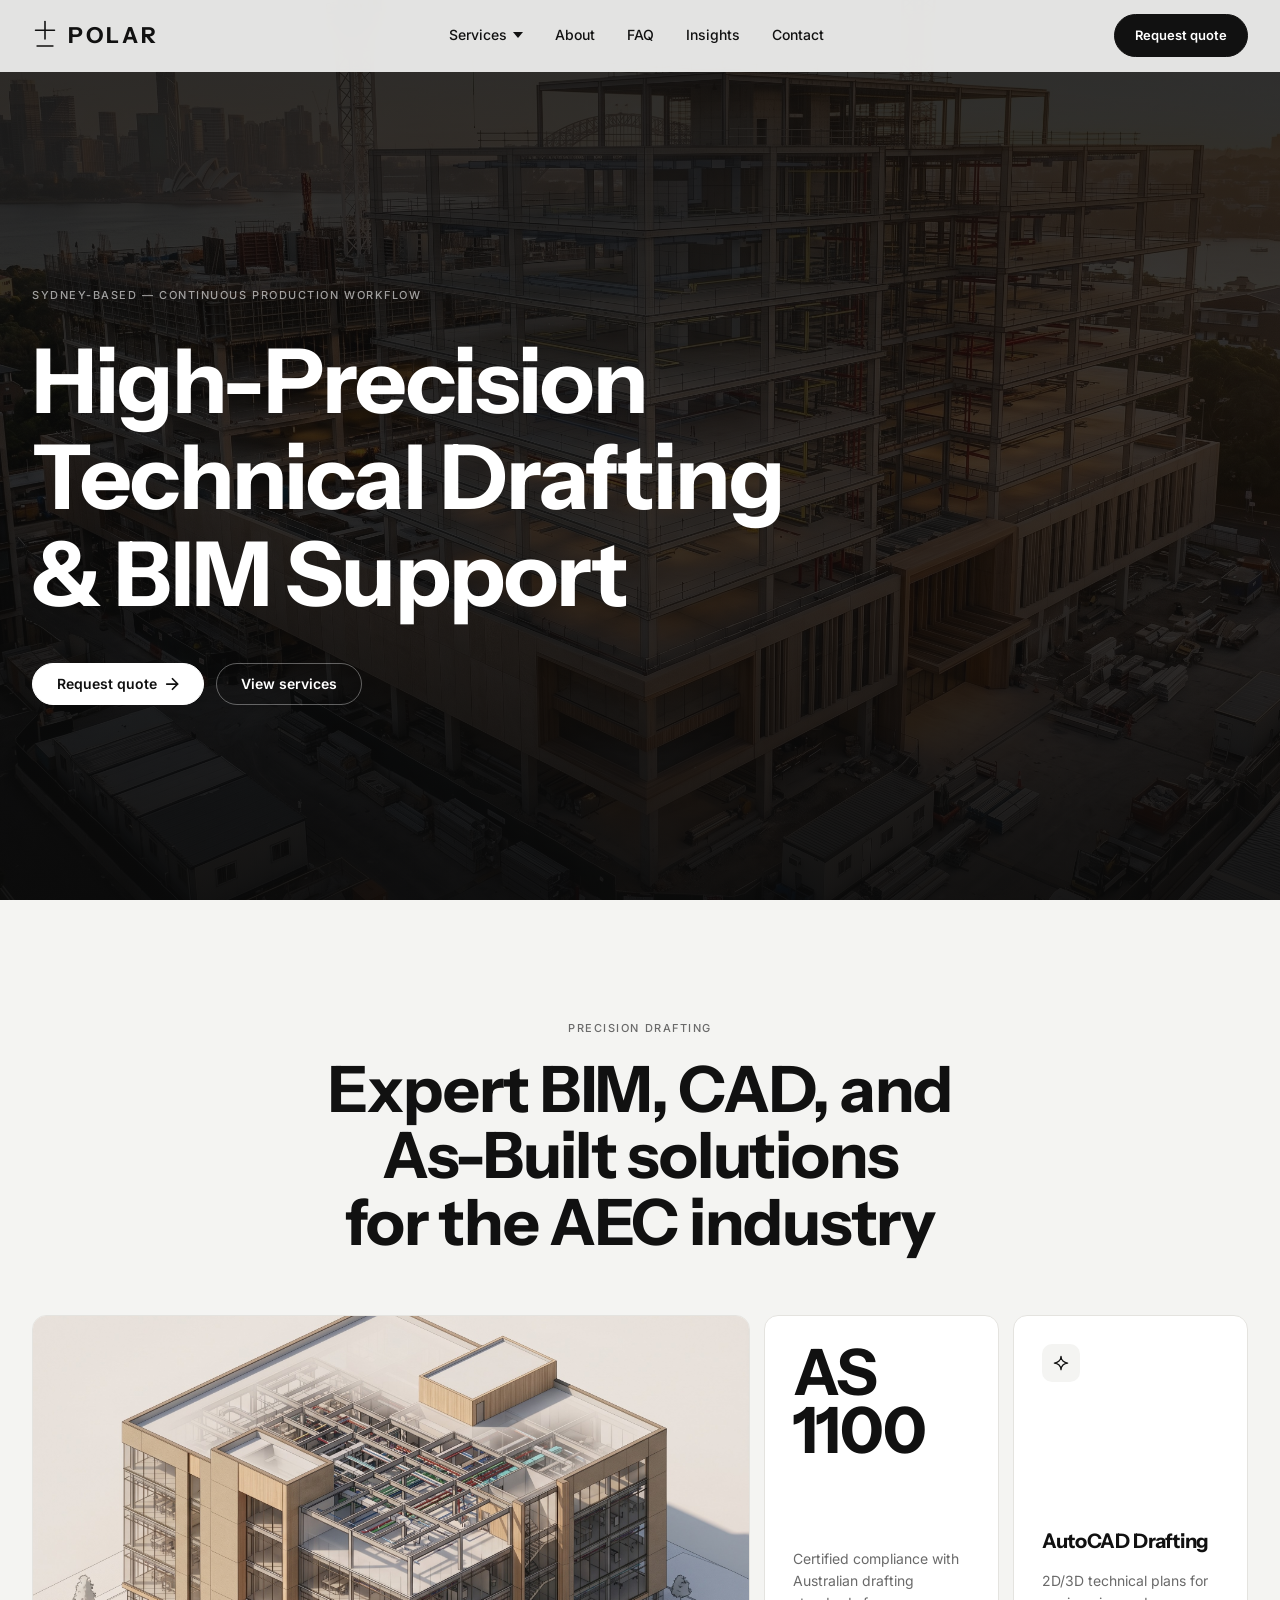
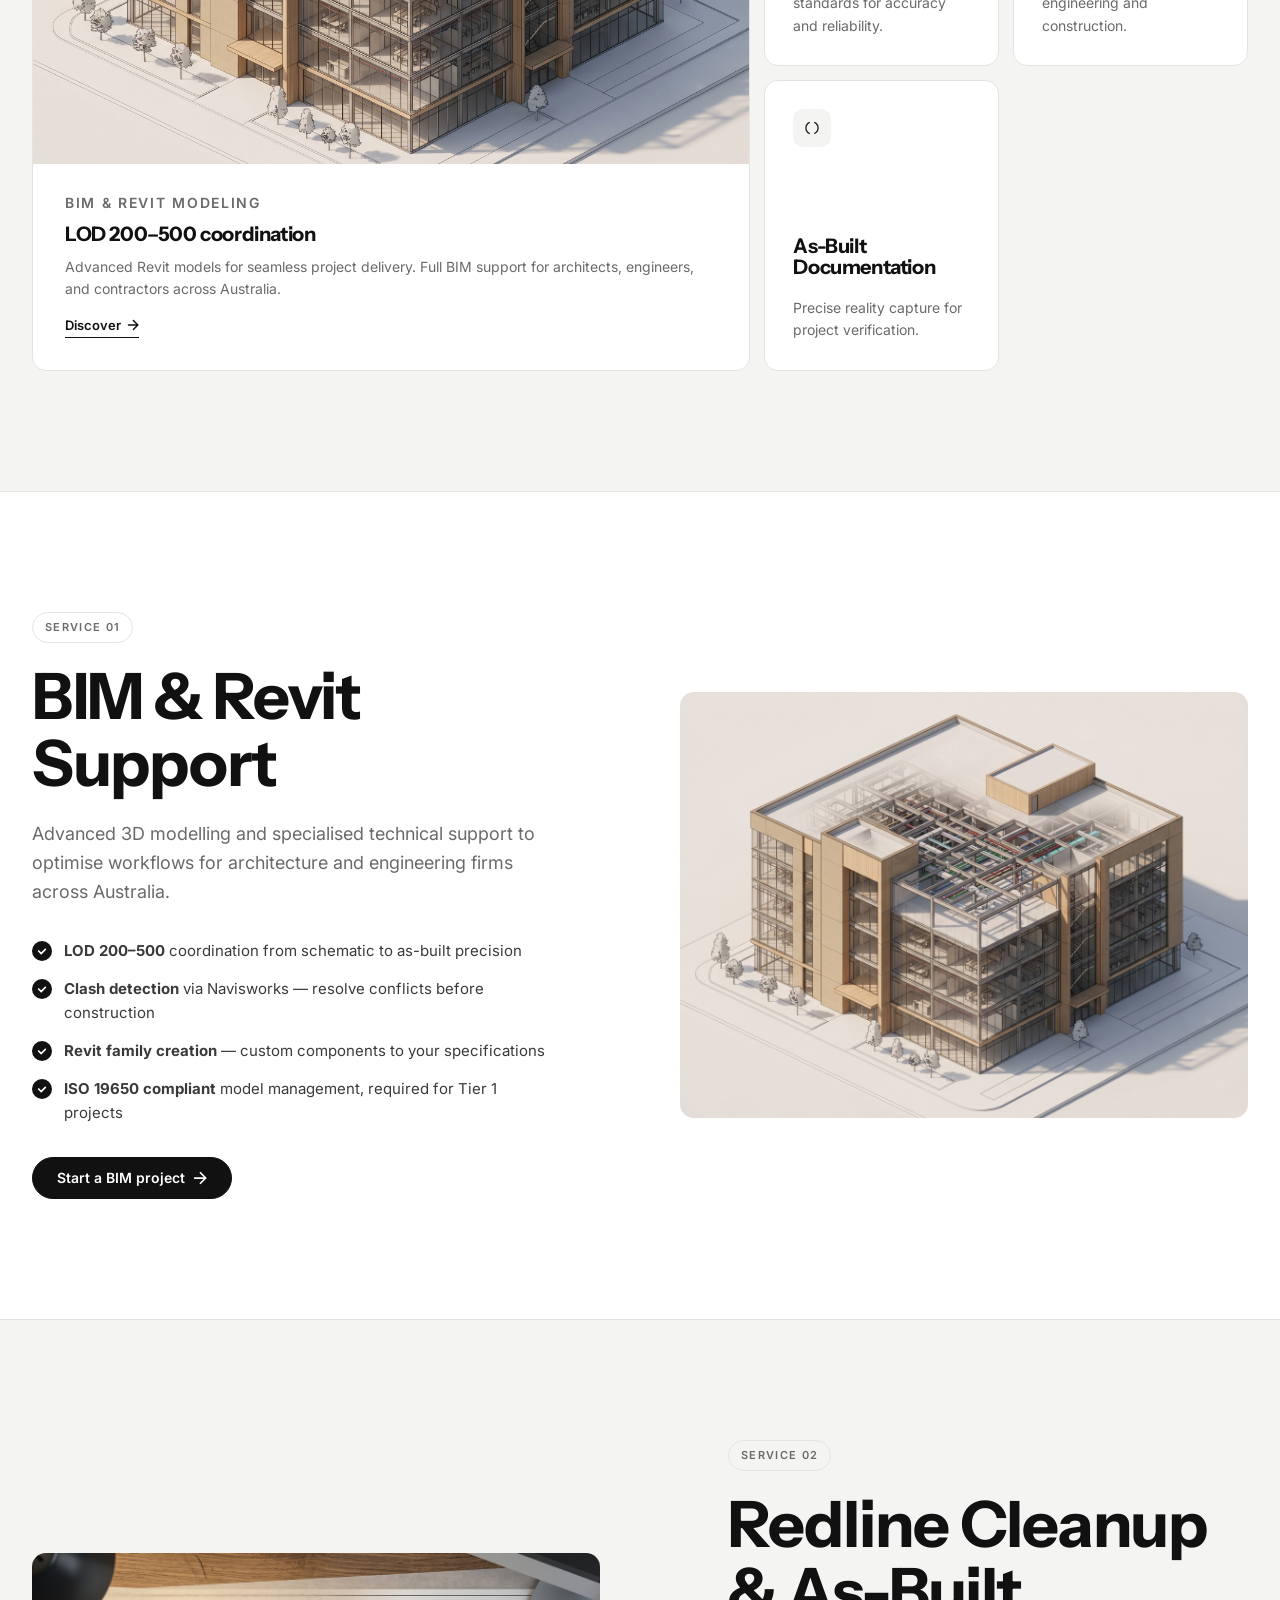
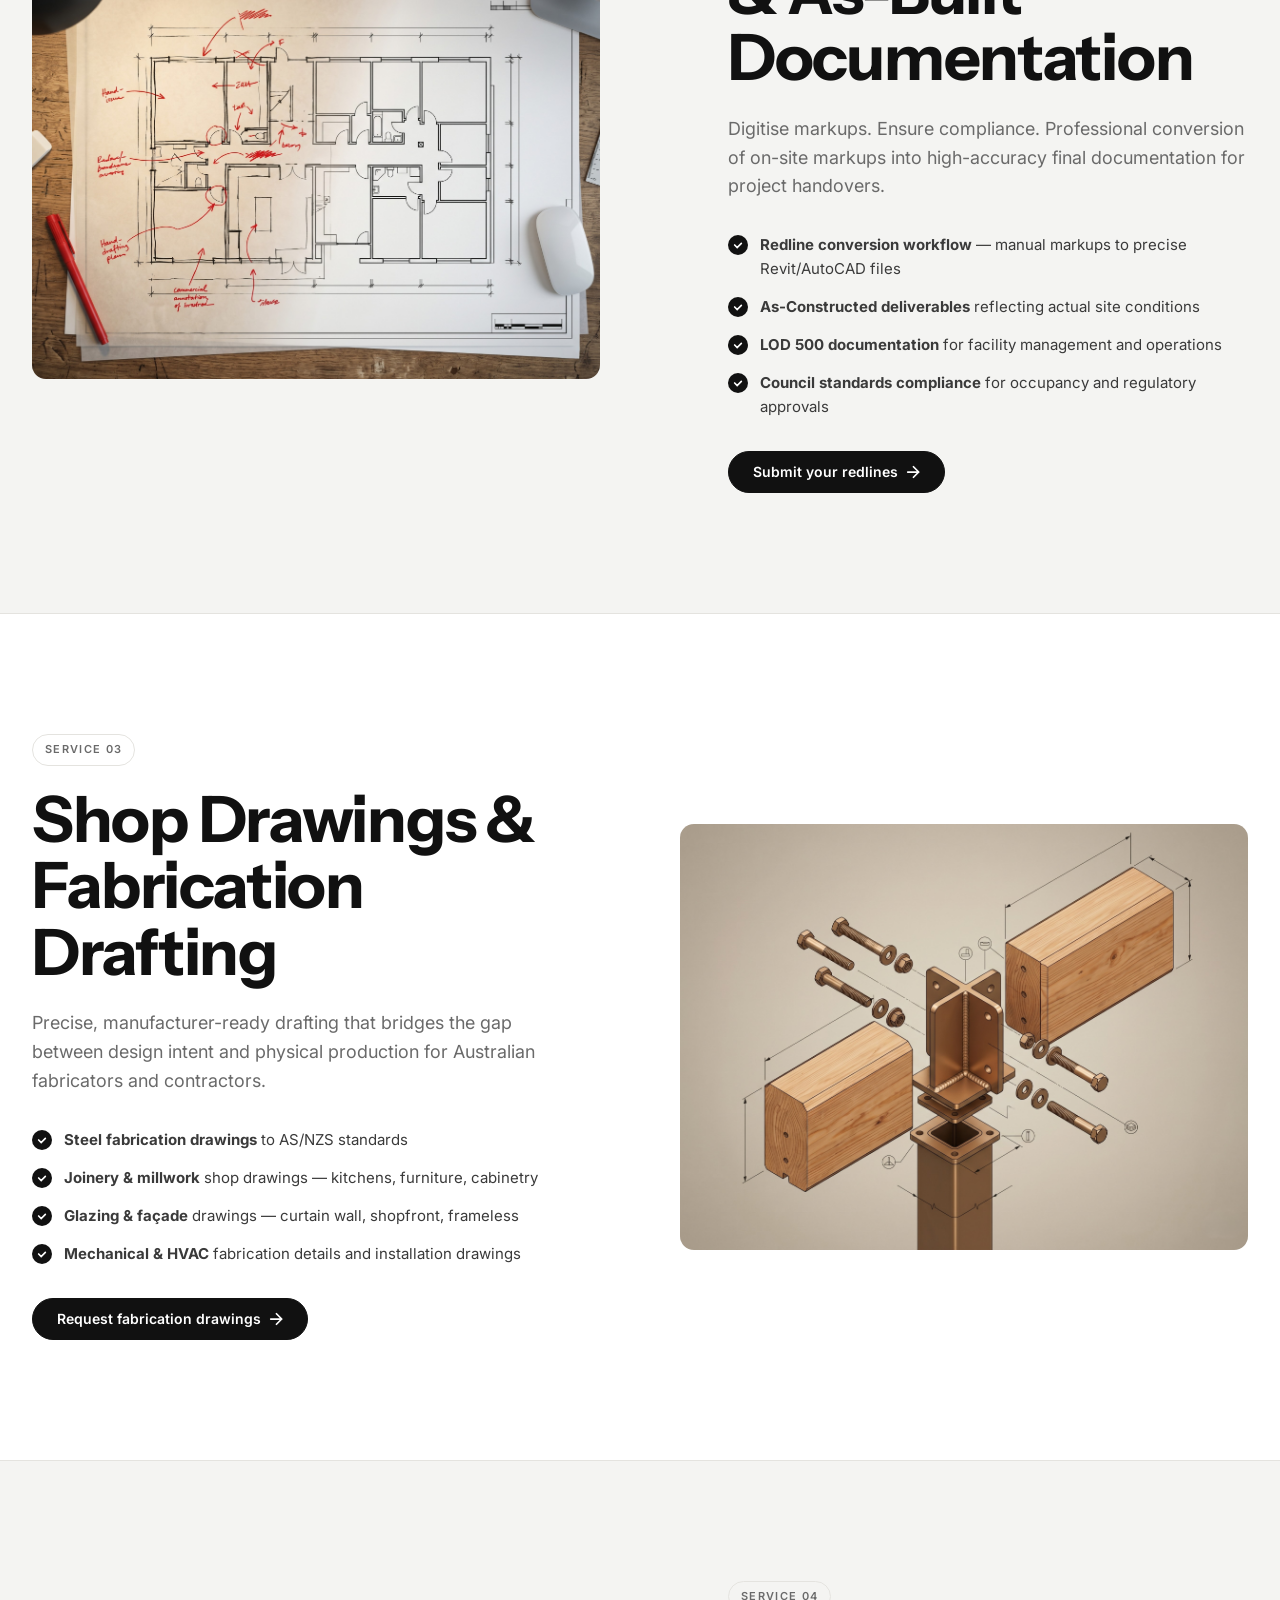
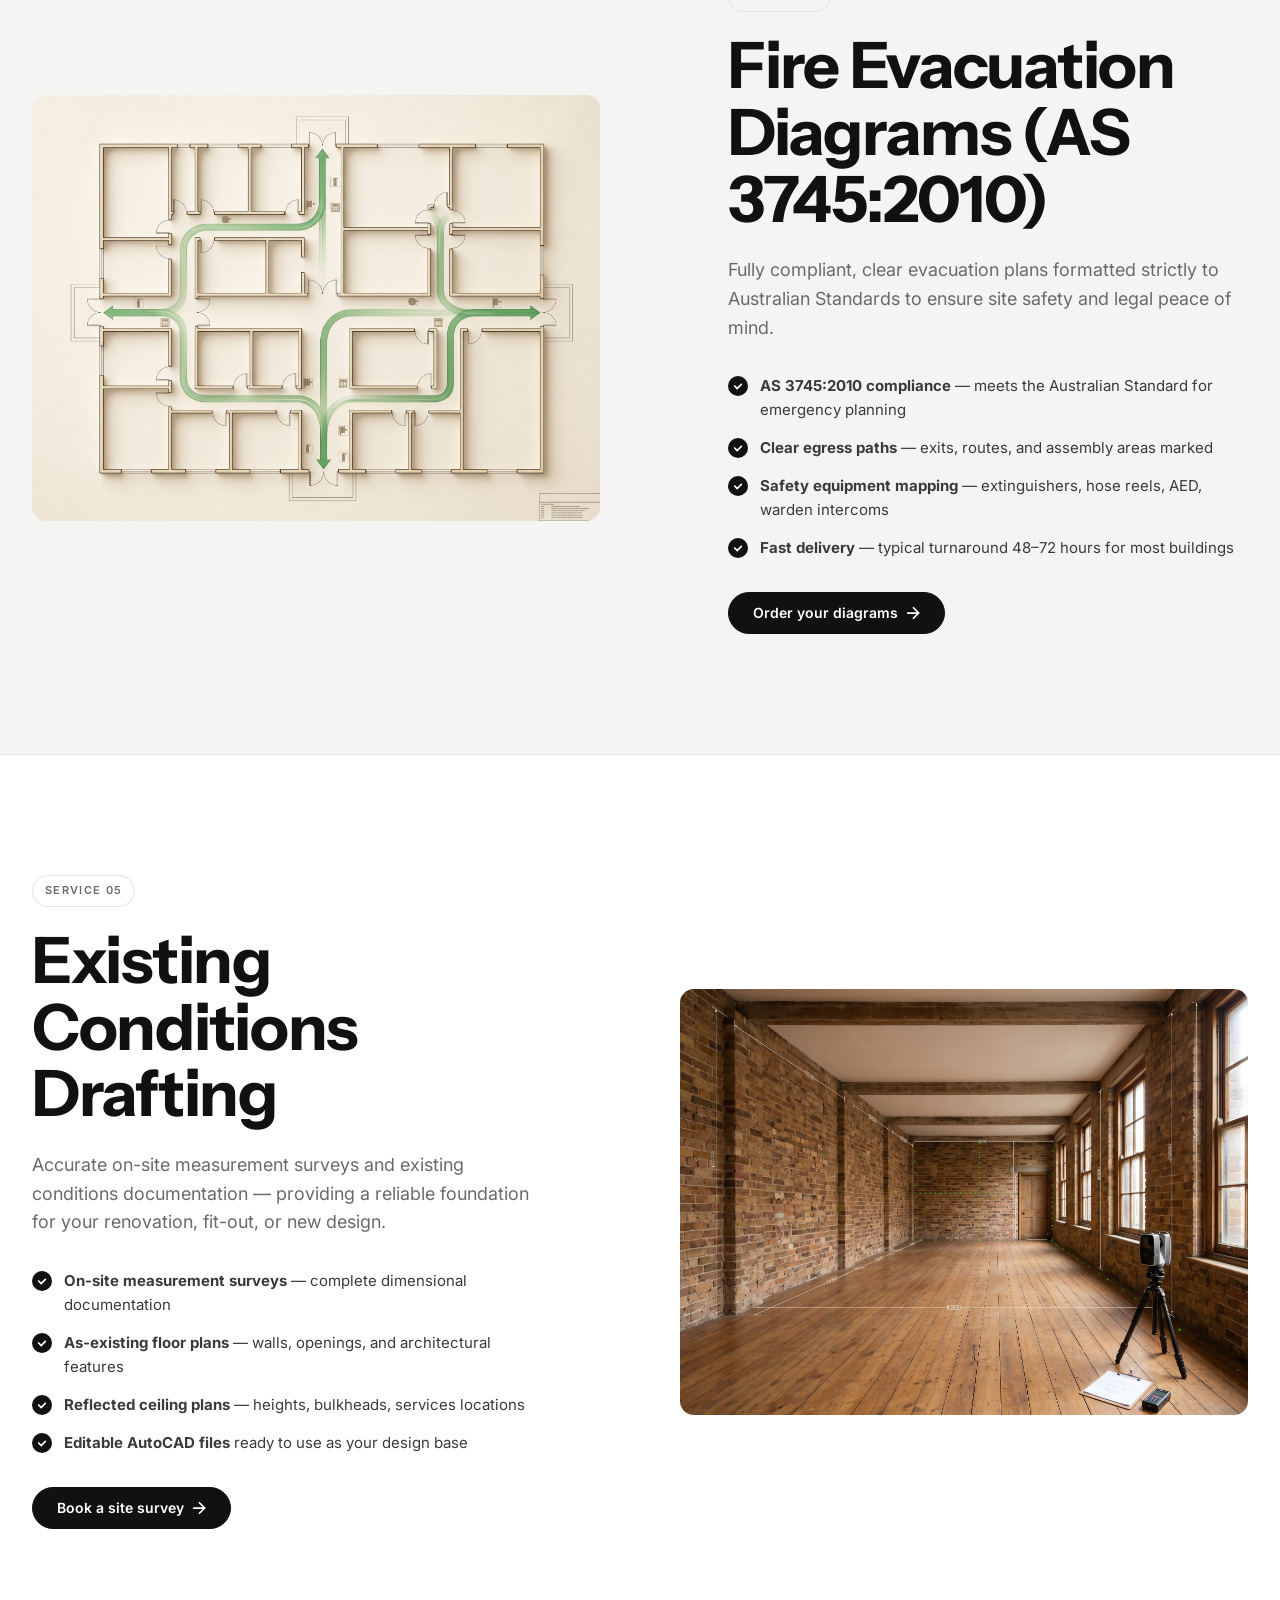
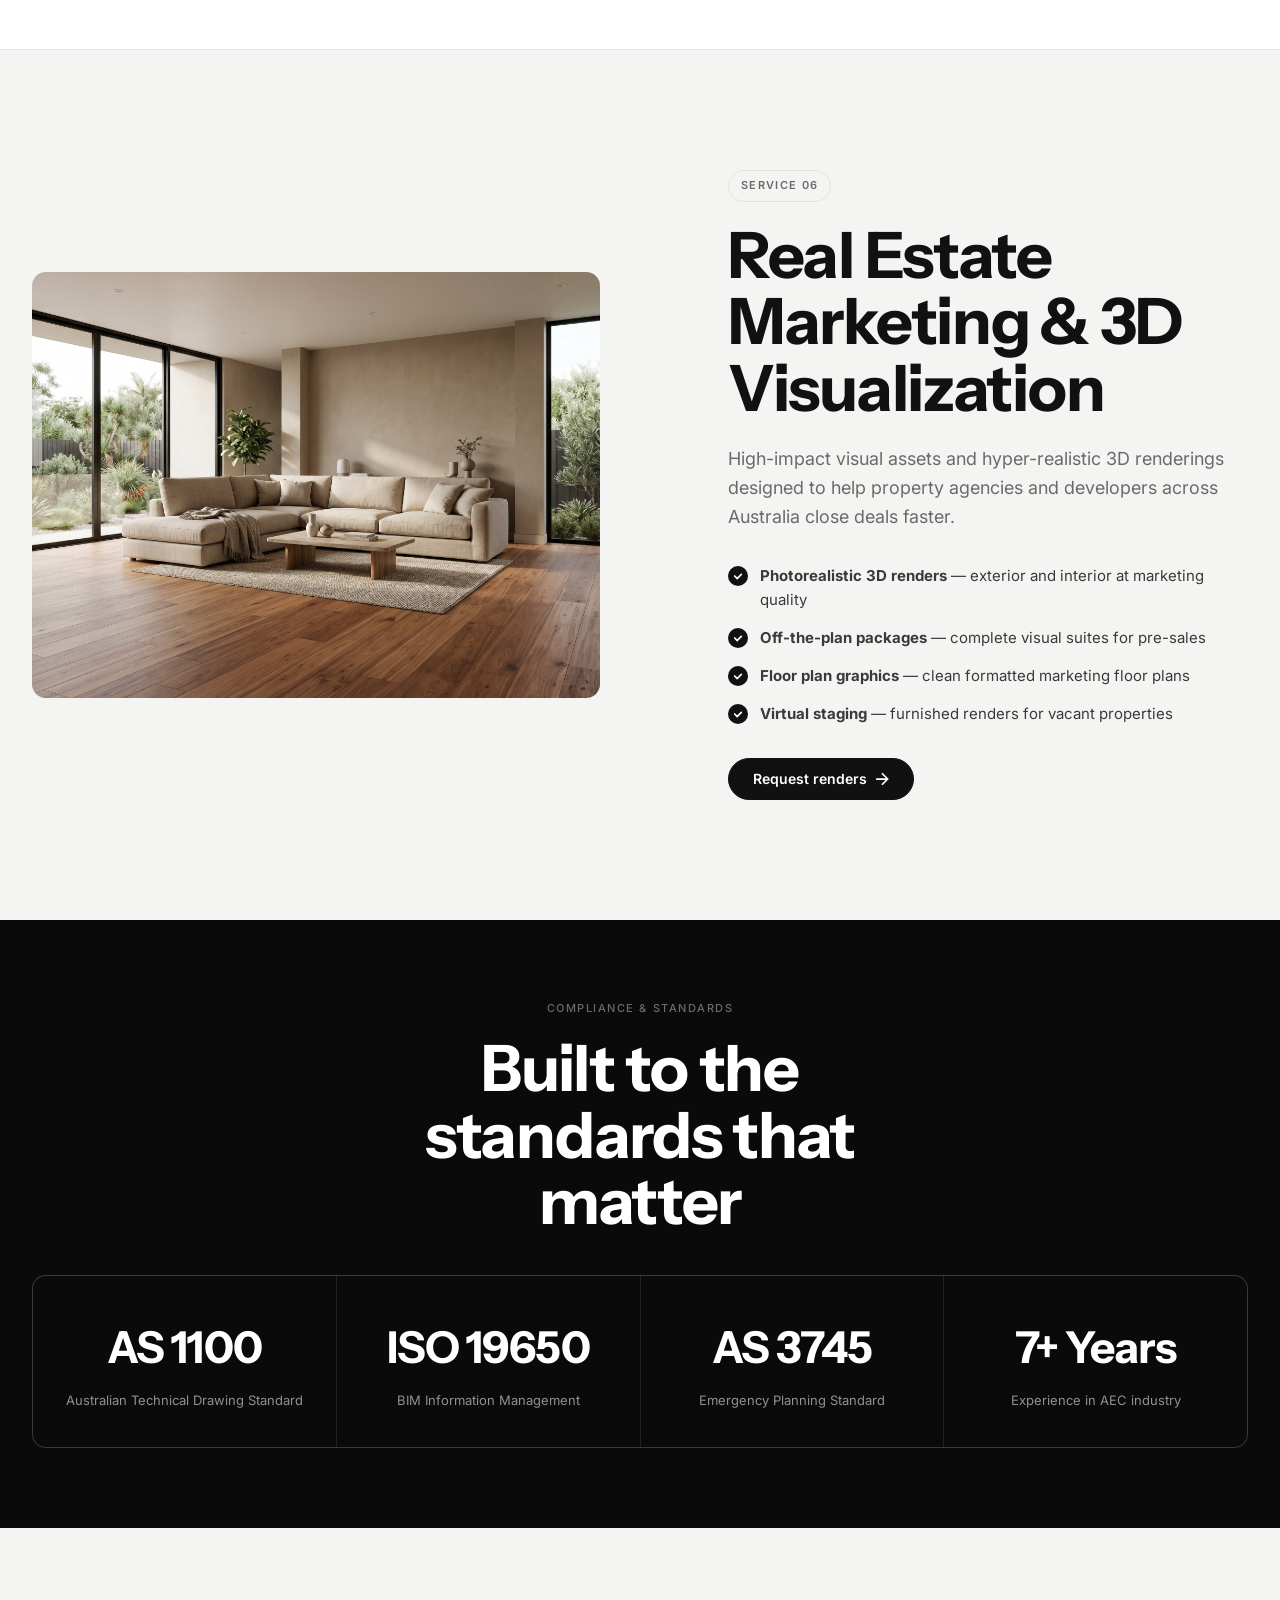
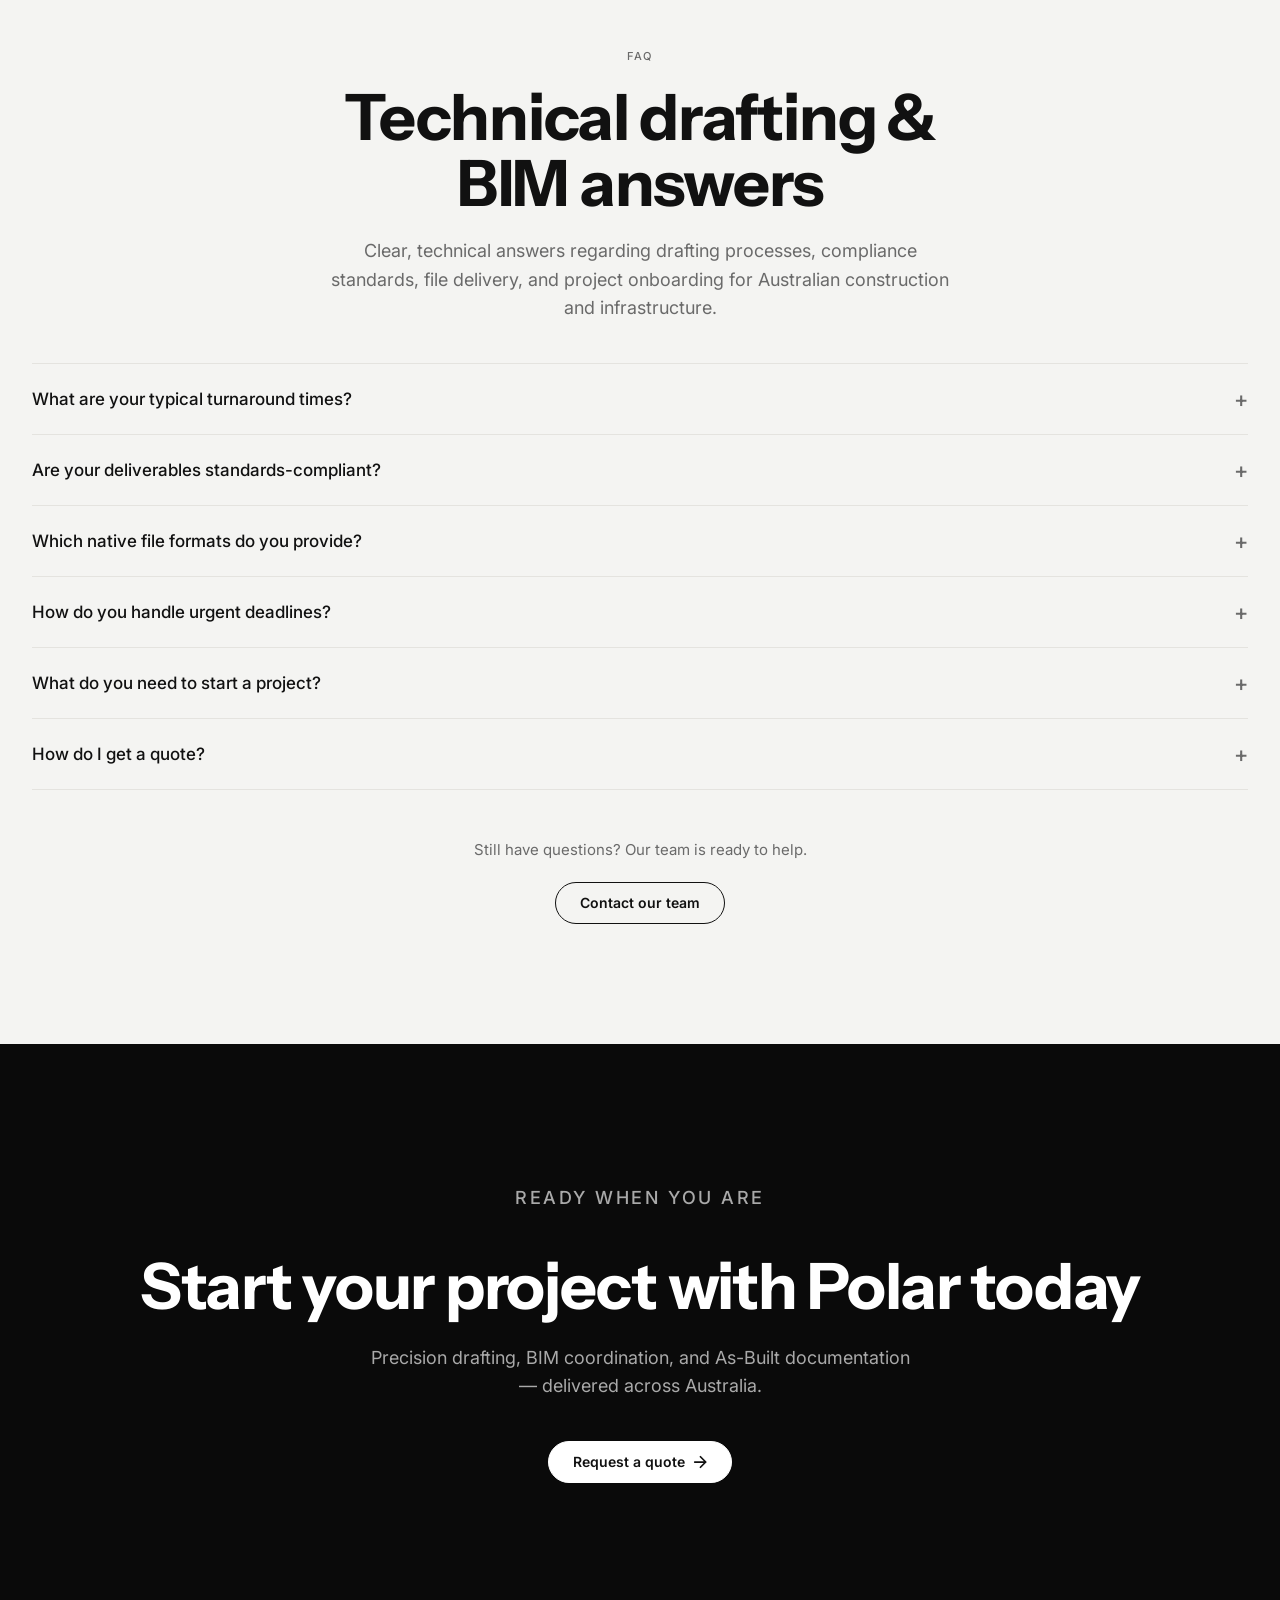
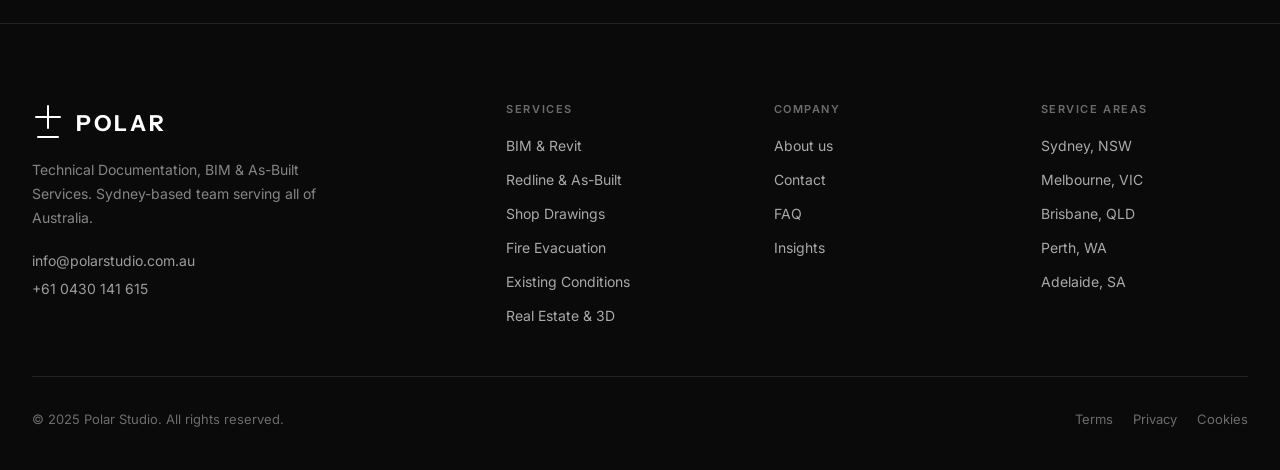
<file: index.html>
<!DOCTYPE html>
<html lang="en">
<head>
<meta charset="UTF-8"/>
<meta name="viewport" content="width=device-width, initial-scale=1.0"/>
<title>Polar Studio | BIM, Technical Drafting & As-Built Services Australia</title>
<meta name="description" content="Expert BIM, technical drafting and As-Built documentation across Australia. LOD 200-500 Revit, AS 1100 compliant, ISO 19650 registered. Sydney-based team serving Melbourne, Brisbane, Perth & Adelaide."/>
<meta name="keywords" content="BIM Australia, Revit support Sydney, technical drafting, as-built documentation, shop drawings, AS 1100, ISO 19650, LOD 500, fire evacuation diagrams, AEC drafting services"/>
<meta property="og:title" content="Polar Studio | BIM & Technical Drafting Australia"/>
<meta property="og:description" content="High-precision BIM, CAD, and As-Built solutions for Australia's AEC leaders."/>
<meta property="og:type" content="website"/>
<meta property="og:url" content="https://polarstudio.com.au/"/>
<meta name="twitter:card" content="summary_large_image"/>
<link rel="canonical" href="https://polarstudio.com.au/"/>
<link rel="icon" href="favicon.svg" type="image/svg+xml"/>
<link rel="preconnect" href="https://fonts.googleapis.com"/>
<link rel="preconnect" href="https://fonts.gstatic.com" crossorigin/>
<link href="https://fonts.googleapis.com/css2?family=Instrument+Sans:wght@400;500;600;700&family=Inter:wght@300;400;500;600;700&display=swap" rel="stylesheet"/>
<link rel="stylesheet" href="polar.css"/>
<script type="application/ld+json">
{
  "@context": "https://schema.org",
  "@type": "Organization",
  "name": "Polar Studio",
  "alternateName": "Polar",
  "url": "https://polarstudio.com.au/",
  "description": "Expert BIM, technical drafting and As-Built documentation services across Australia. AS 1100 & ISO 19650 compliant.",
  "address": {
    "@type": "PostalAddress",
    "addressLocality": "Sydney",
    "addressRegion": "NSW",
    "addressCountry": "AU"
  },
  "contactPoint": {
    "@type": "ContactPoint",
    "telephone": "+61-430-141-615",
    "email": "info@polarstudio.com.au",
    "contactType": "customer service",
    "areaServed": "AU",
    "availableLanguage": ["English"]
  },
  "areaServed": [
    {"@type": "City", "name": "Sydney"},
    {"@type": "City", "name": "Melbourne"},
    {"@type": "City", "name": "Brisbane"},
    {"@type": "City", "name": "Perth"},
    {"@type": "City", "name": "Adelaide"}
  ],
  "foundingDate": "2017",
  "makesOffer": [
    {"@type": "Offer", "itemOffered": {"@type": "Service", "name": "BIM & Revit Support"}},
    {"@type": "Offer", "itemOffered": {"@type": "Service", "name": "Redline Cleanup & As-Built Documentation"}},
    {"@type": "Offer", "itemOffered": {"@type": "Service", "name": "Shop Drawings & Fabrication Drafting"}},
    {"@type": "Offer", "itemOffered": {"@type": "Service", "name": "Fire Evacuation Diagrams AS 3745"}},
    {"@type": "Offer", "itemOffered": {"@type": "Service", "name": "Existing Conditions Drafting"}},
    {"@type": "Offer", "itemOffered": {"@type": "Service", "name": "Real Estate Marketing & 3D Visualization"}}
  ]
}
</script>
</head>
<body>

<!-- ═══ NAV ═══ -->
<nav class="nav" id="mainNav">
  <div class="nav-inner">
    <a href="index.html" class="nav-logo" aria-label="Polar Studio Home">
      <svg class="nav-logo-icon" viewBox="0 0 32 38" fill="none" aria-hidden="true"><line x1="16" y1="2" x2="16" y2="24" stroke="currentColor" stroke-width="2" stroke-linecap="round"/><line x1="4" y1="13" x2="28" y2="13" stroke="currentColor" stroke-width="2" stroke-linecap="round"/><line x1="6" y1="33" x2="26" y2="33" stroke="currentColor" stroke-width="2" stroke-linecap="round"/></svg>
      <span class="nav-logo-text">POLAR</span>
    </a>
    <div class="nav-links">
      <div class="nav-dropdown">
        <span class="nav-dropdown-toggle">Services
          <svg viewBox="0 0 10 6" fill="currentColor" aria-hidden="true"><path d="M0 0l5 6 5-6z"/></svg>
        </span>
        <div class="nav-dropdown-panel">
          <a href="#bim" class="mega-link">
            <span class="mega-link-icon"><svg viewBox="0 0 24 24" fill="none"><path d="M12 2L2 7l10 5 10-5-10-5zM2 17l10 5 10-5M2 12l10 5 10-5" stroke="currentColor" stroke-width="1.5" stroke-linejoin="round"/></svg></span>
            <div><strong>BIM &amp; Revit Support</strong><span>LOD 200–500, ISO 19650 certified</span></div>
          </a>
          <a href="#redline" class="mega-link">
            <span class="mega-link-icon"><svg viewBox="0 0 24 24" fill="none"><path d="M11 4H4a2 2 0 0 0-2 2v14a2 2 0 0 0 2 2h14a2 2 0 0 0 2-2v-7M18.5 2.5a2.1 2.1 0 0 1 3 3L12 15l-4 1 1-4z" stroke="currentColor" stroke-width="1.5" stroke-linecap="round" stroke-linejoin="round"/></svg></span>
            <div><strong>Redline &amp; As-Built</strong><span>Convert markups to digital files</span></div>
          </a>
          <a href="#shop" class="mega-link">
            <span class="mega-link-icon"><svg viewBox="0 0 24 24" fill="none"><rect x="3" y="3" width="18" height="18" rx="2" stroke="currentColor" stroke-width="1.5"/><path d="M3 9h18M9 21V9" stroke="currentColor" stroke-width="1.5"/></svg></span>
            <div><strong>Shop Drawings</strong><span>Fabrication-ready drafting</span></div>
          </a>
          <a href="#fire" class="mega-link">
            <span class="mega-link-icon"><svg viewBox="0 0 24 24" fill="none"><path d="M12 2s-5 5-5 10a5 5 0 0 0 10 0c0-3-2-5-2-8-2 2-3 5-3 5s-2-3 0-7z" stroke="currentColor" stroke-width="1.5" stroke-linejoin="round"/></svg></span>
            <div><strong>Fire Evacuation</strong><span>AS 3745:2010 compliant diagrams</span></div>
          </a>
          <a href="#existing" class="mega-link">
            <span class="mega-link-icon"><svg viewBox="0 0 24 24" fill="none"><path d="M21 10c0 7-9 13-9 13s-9-6-9-13a9 9 0 0 1 18 0z" stroke="currentColor" stroke-width="1.5"/><circle cx="12" cy="10" r="3" stroke="currentColor" stroke-width="1.5"/></svg></span>
            <div><strong>Existing Conditions</strong><span>Precise on-site measurement</span></div>
          </a>
          <a href="#realestate" class="mega-link">
            <span class="mega-link-icon"><svg viewBox="0 0 24 24" fill="none"><path d="M3 9l9-7 9 7v11a2 2 0 0 1-2 2H5a2 2 0 0 1-2-2z" stroke="currentColor" stroke-width="1.5"/><path d="M9 22V12h6v10" stroke="currentColor" stroke-width="1.5"/></svg></span>
            <div><strong>Real Estate &amp; 3D</strong><span>Marketing visuals & rendering</span></div>
          </a>
        </div>
      </div>
      <a href="about.html" class="nav-link">About</a>
      <a href="#faq" class="nav-link">FAQ</a>
      <a href="insights.html" class="nav-link">Insights</a>
      <a href="contact.html" class="nav-link">Contact</a>
    </div>
    <a href="contact.html" class="nav-cta">Request quote</a>
    <button class="nav-mobile-toggle" id="mobileToggle" aria-label="Menu" aria-expanded="false">
      <svg class="icon-menu" viewBox="0 0 24 24" fill="none" stroke="currentColor" stroke-width="1.5"><line x1="4" y1="12" x2="20" y2="12"/><line x1="4" y1="6" x2="20" y2="6"/><line x1="4" y1="18" x2="20" y2="18"/></svg>
      <svg class="icon-close" viewBox="0 0 24 24" fill="none" stroke="currentColor" stroke-width="1.5"><line x1="6" y1="6" x2="18" y2="18"/><line x1="18" y1="6" x2="6" y2="18"/></svg>
    </button>
  </div>
  <div id="mm" class="mobile-menu">
    <a href="#bim">BIM &amp; Revit Support</a>
    <a href="#redline">Redline &amp; As-Built</a>
    <a href="#shop">Shop Drawings</a>
    <a href="#fire">Fire Evacuation</a>
    <a href="#existing">Existing Conditions</a>
    <a href="#realestate">Real Estate &amp; 3D</a>
    <a href="about.html">About</a>
    <a href="#faq">FAQ</a>
    <a href="insights.html">Insights</a>
    <a href="contact.html" class="mobile-cta">Request quote →</a>
  </div>
</nav>

<!-- ═══ HERO ═══ -->
<header class="hero" id="top">
  <div class="hero-inner">
    <p class="eyebrow">Sydney-based — continuous production workflow</p>
    <h1 class="h1">High-Precision<br/>Technical Drafting<br/>&amp; BIM Support</h1>
    <div class="hero-actions">
      <a href="contact.html" class="btn btn-light btn-arrow">Request quote
        <svg viewBox="0 0 16 16" fill="none"><path d="M2 8h12.5M14.5 8L8.5 2M14.5 8l-6 6" stroke="currentColor" stroke-width="2" stroke-linecap="round" stroke-linejoin="round"/></svg>
      </a>
      <a href="#services" class="btn btn-ghost-light">View services</a>
    </div>
  </div>
</header>

<!-- ═══ PRECISION SECTION (bento) ═══ -->
<section class="section" id="precision">
  <div class="container">
    <div style="text-align:center; max-width: 640px; margin: 0 auto 20px;">
      <p class="eyebrow">Precision drafting</p>
      <h2 class="h2">Expert BIM, CAD, and As-Built solutions<br/>for the AEC industry</h2>
    </div>
    <div class="precision-grid">
      <div class="p-card p-card-big reveal">
        <img class="p-card-big-img" src="assets/images/services/bim-revit-precision.jpg" alt="BIM Revit modeling roofing plans" loading="lazy"/>
        <div class="p-card-big-body">
          <p class="p-card-eyebrow">BIM &amp; Revit Modeling</p>
          <h3>LOD 200–500 coordination</h3>
          <p>Advanced Revit models for seamless project delivery. Full BIM support for architects, engineers, and contractors across Australia.</p>
          <a href="#bim" class="text-link">Discover
            <svg viewBox="0 0 16 16" fill="none"><path d="M2 8h12.5M14.5 8L8.5 2M14.5 8l-6 6" stroke="currentColor" stroke-width="2" stroke-linecap="round" stroke-linejoin="round"/></svg>
          </a>
        </div>
      </div>
      <div class="p-card reveal">
        <div class="p-num">AS<br/>1100</div>
        <p style="margin-top:16px;">Certified compliance with Australian drafting standards for accuracy and reliability.</p>
      </div>
      <div class="p-card reveal">
        <div class="p-icon">
          <svg viewBox="0 0 24 24" fill="none"><path d="M4 12C8.4 12 12 8.4 12 4c0 4.4 3.6 8 8 8-4.4 0-8 3.6-8 8 0-4.4-3.6-8-8-8z" stroke="currentColor" stroke-width="1.5" stroke-linejoin="round"/></svg>
        </div>
        <h3 class="h4" style="margin-top:16px;">AutoCAD Drafting</h3>
        <p style="margin-top:8px;">2D/3D technical plans for engineering and construction.</p>
      </div>
      <div class="p-card reveal">
        <div class="p-icon">
          <svg viewBox="0 0 24 24" fill="none"><path d="M9.25 18.7C6.6 17.6 4.75 15 4.75 12c0-3 1.85-5.6 4.5-6.7M14.75 5.3c2.6 1.1 4.5 3.7 4.5 6.7 0 3-1.9 5.6-4.5 6.7" stroke="currentColor" stroke-width="1.5" stroke-linejoin="round"/></svg>
        </div>
        <h3 class="h4" style="margin-top:16px;">As-Built Documentation</h3>
        <p style="margin-top:8px;">Precise reality capture for project verification.</p>
      </div>
    </div>
  </div>
</section>

<!-- ═══ SERVICES — each as a block ═══ -->
<div id="services"></div>

<!-- BIM & REVIT -->
<section class="service-block section-white" id="bim">
  <div class="container">
    <div class="service-row">
      <div class="service-text reveal">
        <span class="service-tag">Service 01</span>
        <h2 class="h2">BIM &amp; Revit Support</h2>
        <p class="lead">Advanced 3D modelling and specialised technical support to optimise workflows for architecture and engineering firms across Australia.</p>
        <ul class="service-features">
          <li><span class="check"><svg viewBox="0 0 12 12"><path d="M2 6l3 3 5-5" stroke="currentColor" stroke-width="2" stroke-linecap="round" fill="none"/></svg></span> <span><strong>LOD 200–500</strong> coordination from schematic to as-built precision</span></li>
          <li><span class="check"><svg viewBox="0 0 12 12"><path d="M2 6l3 3 5-5" stroke="currentColor" stroke-width="2" stroke-linecap="round" fill="none"/></svg></span> <span><strong>Clash detection</strong> via Navisworks — resolve conflicts before construction</span></li>
          <li><span class="check"><svg viewBox="0 0 12 12"><path d="M2 6l3 3 5-5" stroke="currentColor" stroke-width="2" stroke-linecap="round" fill="none"/></svg></span> <span><strong>Revit family creation</strong> — custom components to your specifications</span></li>
          <li><span class="check"><svg viewBox="0 0 12 12"><path d="M2 6l3 3 5-5" stroke="currentColor" stroke-width="2" stroke-linecap="round" fill="none"/></svg></span> <span><strong>ISO 19650 compliant</strong> model management, required for Tier 1 projects</span></li>
        </ul>
        <a href="contact.html" class="btn btn-dark btn-arrow">Start a BIM project
          <svg viewBox="0 0 16 16" fill="none"><path d="M2 8h12.5M14.5 8L8.5 2M14.5 8l-6 6" stroke="currentColor" stroke-width="2" stroke-linecap="round" stroke-linejoin="round"/></svg>
        </a>
      </div>
      <div><img class="service-img" src="assets/images/services/bim-revit-support.jpg" alt="BIM Revit support Australia" loading="lazy"/></div>
    </div>
  </div>
</section>

<!-- REDLINE & AS-BUILT -->
<section class="service-block" id="redline">
  <div class="container">
    <div class="service-row reverse">
      <div class="service-text reveal">
        <span class="service-tag">Service 02</span>
        <h2 class="h2">Redline Cleanup &amp; As-Built Documentation</h2>
        <p class="lead">Digitise markups. Ensure compliance. Professional conversion of on-site markups into high-accuracy final documentation for project handovers.</p>
        <ul class="service-features">
          <li><span class="check"><svg viewBox="0 0 12 12"><path d="M2 6l3 3 5-5" stroke="currentColor" stroke-width="2" stroke-linecap="round" fill="none"/></svg></span> <span><strong>Redline conversion workflow</strong> — manual markups to precise Revit/AutoCAD files</span></li>
          <li><span class="check"><svg viewBox="0 0 12 12"><path d="M2 6l3 3 5-5" stroke="currentColor" stroke-width="2" stroke-linecap="round" fill="none"/></svg></span> <span><strong>As-Constructed deliverables</strong> reflecting actual site conditions</span></li>
          <li><span class="check"><svg viewBox="0 0 12 12"><path d="M2 6l3 3 5-5" stroke="currentColor" stroke-width="2" stroke-linecap="round" fill="none"/></svg></span> <span><strong>LOD 500 documentation</strong> for facility management and operations</span></li>
          <li><span class="check"><svg viewBox="0 0 12 12"><path d="M2 6l3 3 5-5" stroke="currentColor" stroke-width="2" stroke-linecap="round" fill="none"/></svg></span> <span><strong>Council standards compliance</strong> for occupancy and regulatory approvals</span></li>
        </ul>
        <a href="contact.html" class="btn btn-dark btn-arrow">Submit your redlines
          <svg viewBox="0 0 16 16" fill="none"><path d="M2 8h12.5M14.5 8L8.5 2M14.5 8l-6 6" stroke="currentColor" stroke-width="2" stroke-linecap="round" stroke-linejoin="round"/></svg>
        </a>
      </div>
      <div><img class="service-img" src="assets/images/services/redline-asbuilt.jpg" alt="Redline cleanup as-built documentation" loading="lazy"/></div>
    </div>
  </div>
</section>

<!-- SHOP DRAWINGS -->
<section class="service-block section-white" id="shop">
  <div class="container">
    <div class="service-row">
      <div class="service-text reveal">
        <span class="service-tag">Service 03</span>
        <h2 class="h2">Shop Drawings &amp; Fabrication Drafting</h2>
        <p class="lead">Precise, manufacturer-ready drafting that bridges the gap between design intent and physical production for Australian fabricators and contractors.</p>
        <ul class="service-features">
          <li><span class="check"><svg viewBox="0 0 12 12"><path d="M2 6l3 3 5-5" stroke="currentColor" stroke-width="2" stroke-linecap="round" fill="none"/></svg></span> <span><strong>Steel fabrication drawings</strong> to AS/NZS standards</span></li>
          <li><span class="check"><svg viewBox="0 0 12 12"><path d="M2 6l3 3 5-5" stroke="currentColor" stroke-width="2" stroke-linecap="round" fill="none"/></svg></span> <span><strong>Joinery &amp; millwork</strong> shop drawings — kitchens, furniture, cabinetry</span></li>
          <li><span class="check"><svg viewBox="0 0 12 12"><path d="M2 6l3 3 5-5" stroke="currentColor" stroke-width="2" stroke-linecap="round" fill="none"/></svg></span> <span><strong>Glazing &amp; façade</strong> drawings — curtain wall, shopfront, frameless</span></li>
          <li><span class="check"><svg viewBox="0 0 12 12"><path d="M2 6l3 3 5-5" stroke="currentColor" stroke-width="2" stroke-linecap="round" fill="none"/></svg></span> <span><strong>Mechanical &amp; HVAC</strong> fabrication details and installation drawings</span></li>
        </ul>
        <a href="contact.html" class="btn btn-dark btn-arrow">Request fabrication drawings
          <svg viewBox="0 0 16 16" fill="none"><path d="M2 8h12.5M14.5 8L8.5 2M14.5 8l-6 6" stroke="currentColor" stroke-width="2" stroke-linecap="round" stroke-linejoin="round"/></svg>
        </a>
      </div>
      <div><img class="service-img" src="assets/images/services/shop-drawings.jpg" alt="Shop drawings fabrication drafting" loading="lazy"/></div>
    </div>
  </div>
</section>

<!-- FIRE EVACUATION -->
<section class="service-block" id="fire">
  <div class="container">
    <div class="service-row reverse">
      <div class="service-text reveal">
        <span class="service-tag">Service 04</span>
        <h2 class="h2">Fire Evacuation Diagrams (AS 3745:2010)</h2>
        <p class="lead">Fully compliant, clear evacuation plans formatted strictly to Australian Standards to ensure site safety and legal peace of mind.</p>
        <ul class="service-features">
          <li><span class="check"><svg viewBox="0 0 12 12"><path d="M2 6l3 3 5-5" stroke="currentColor" stroke-width="2" stroke-linecap="round" fill="none"/></svg></span> <span><strong>AS 3745:2010 compliance</strong> — meets the Australian Standard for emergency planning</span></li>
          <li><span class="check"><svg viewBox="0 0 12 12"><path d="M2 6l3 3 5-5" stroke="currentColor" stroke-width="2" stroke-linecap="round" fill="none"/></svg></span> <span><strong>Clear egress paths</strong> — exits, routes, and assembly areas marked</span></li>
          <li><span class="check"><svg viewBox="0 0 12 12"><path d="M2 6l3 3 5-5" stroke="currentColor" stroke-width="2" stroke-linecap="round" fill="none"/></svg></span> <span><strong>Safety equipment mapping</strong> — extinguishers, hose reels, AED, warden intercoms</span></li>
          <li><span class="check"><svg viewBox="0 0 12 12"><path d="M2 6l3 3 5-5" stroke="currentColor" stroke-width="2" stroke-linecap="round" fill="none"/></svg></span> <span><strong>Fast delivery</strong> — typical turnaround 48–72 hours for most buildings</span></li>
        </ul>
        <a href="contact.html" class="btn btn-dark btn-arrow">Order your diagrams
          <svg viewBox="0 0 16 16" fill="none"><path d="M2 8h12.5M14.5 8L8.5 2M14.5 8l-6 6" stroke="currentColor" stroke-width="2" stroke-linecap="round" stroke-linejoin="round"/></svg>
        </a>
      </div>
      <div><img class="service-img" src="assets/images/services/fire-evacuation.jpg" alt="Fire evacuation diagrams AS 3745" loading="lazy"/></div>
    </div>
  </div>
</section>

<!-- EXISTING CONDITIONS -->
<section class="service-block section-white" id="existing">
  <div class="container">
    <div class="service-row">
      <div class="service-text reveal">
        <span class="service-tag">Service 05</span>
        <h2 class="h2">Existing Conditions Drafting</h2>
        <p class="lead">Accurate on-site measurement surveys and existing conditions documentation — providing a reliable foundation for your renovation, fit-out, or new design.</p>
        <ul class="service-features">
          <li><span class="check"><svg viewBox="0 0 12 12"><path d="M2 6l3 3 5-5" stroke="currentColor" stroke-width="2" stroke-linecap="round" fill="none"/></svg></span> <span><strong>On-site measurement surveys</strong> — complete dimensional documentation</span></li>
          <li><span class="check"><svg viewBox="0 0 12 12"><path d="M2 6l3 3 5-5" stroke="currentColor" stroke-width="2" stroke-linecap="round" fill="none"/></svg></span> <span><strong>As-existing floor plans</strong> — walls, openings, and architectural features</span></li>
          <li><span class="check"><svg viewBox="0 0 12 12"><path d="M2 6l3 3 5-5" stroke="currentColor" stroke-width="2" stroke-linecap="round" fill="none"/></svg></span> <span><strong>Reflected ceiling plans</strong> — heights, bulkheads, services locations</span></li>
          <li><span class="check"><svg viewBox="0 0 12 12"><path d="M2 6l3 3 5-5" stroke="currentColor" stroke-width="2" stroke-linecap="round" fill="none"/></svg></span> <span><strong>Editable AutoCAD files</strong> ready to use as your design base</span></li>
        </ul>
        <a href="contact.html" class="btn btn-dark btn-arrow">Book a site survey
          <svg viewBox="0 0 16 16" fill="none"><path d="M2 8h12.5M14.5 8L8.5 2M14.5 8l-6 6" stroke="currentColor" stroke-width="2" stroke-linecap="round" stroke-linejoin="round"/></svg>
        </a>
      </div>
      <div><img class="service-img" src="assets/images/services/existing-conditions.jpg" alt="Existing conditions drafting site measurement" loading="lazy"/></div>
    </div>
  </div>
</section>

<!-- REAL ESTATE & 3D -->
<section class="service-block" id="realestate">
  <div class="container">
    <div class="service-row reverse">
      <div class="service-text reveal">
        <span class="service-tag">Service 06</span>
        <h2 class="h2">Real Estate Marketing &amp; 3D Visualization</h2>
        <p class="lead">High-impact visual assets and hyper-realistic 3D renderings designed to help property agencies and developers across Australia close deals faster.</p>
        <ul class="service-features">
          <li><span class="check"><svg viewBox="0 0 12 12"><path d="M2 6l3 3 5-5" stroke="currentColor" stroke-width="2" stroke-linecap="round" fill="none"/></svg></span> <span><strong>Photorealistic 3D renders</strong> — exterior and interior at marketing quality</span></li>
          <li><span class="check"><svg viewBox="0 0 12 12"><path d="M2 6l3 3 5-5" stroke="currentColor" stroke-width="2" stroke-linecap="round" fill="none"/></svg></span> <span><strong>Off-the-plan packages</strong> — complete visual suites for pre-sales</span></li>
          <li><span class="check"><svg viewBox="0 0 12 12"><path d="M2 6l3 3 5-5" stroke="currentColor" stroke-width="2" stroke-linecap="round" fill="none"/></svg></span> <span><strong>Floor plan graphics</strong> — clean formatted marketing floor plans</span></li>
          <li><span class="check"><svg viewBox="0 0 12 12"><path d="M2 6l3 3 5-5" stroke="currentColor" stroke-width="2" stroke-linecap="round" fill="none"/></svg></span> <span><strong>Virtual staging</strong> — furnished renders for vacant properties</span></li>
        </ul>
        <a href="contact.html" class="btn btn-dark btn-arrow">Request renders
          <svg viewBox="0 0 16 16" fill="none"><path d="M2 8h12.5M14.5 8L8.5 2M14.5 8l-6 6" stroke="currentColor" stroke-width="2" stroke-linecap="round" stroke-linejoin="round"/></svg>
        </a>
      </div>
      <div><img class="service-img" src="assets/images/services/real-estate-3d.jpg" alt="Real estate marketing 3D visualization" loading="lazy"/></div>
    </div>
  </div>
</section>

<!-- ═══ STANDARDS BAND ═══ -->
<section class="standards">
  <div class="container">
    <div style="text-align:center; max-width:600px; margin:0 auto 40px;">
      <p class="eyebrow">Compliance &amp; Standards</p>
      <h2 class="h2" style="color:var(--bg-alt);">Built to the standards that matter</h2>
    </div>
    <div class="standards-grid">
      <div class="std-cell">
        <div class="std-num">AS 1100</div>
        <div class="std-label">Australian Technical Drawing Standard</div>
      </div>
      <div class="std-cell">
        <div class="std-num">ISO 19650</div>
        <div class="std-label">BIM Information Management</div>
      </div>
      <div class="std-cell">
        <div class="std-num">AS 3745</div>
        <div class="std-label">Emergency Planning Standard</div>
      </div>
      <div class="std-cell">
        <div class="std-num">7+ Years</div>
        <div class="std-label">Experience in AEC industry</div>
      </div>
    </div>
  </div>
</section>

<!-- ═══ FAQ ═══ -->
<section class="section" id="faq">
  <div class="container">
    <div style="text-align:center; max-width:640px; margin:0 auto 20px;">
      <p class="eyebrow">FAQ</p>
      <h2 class="h2">Technical drafting &amp; BIM answers</h2>
      <p class="lead" style="margin:20px auto 0;">Clear, technical answers regarding drafting processes, compliance standards, file delivery, and project onboarding for Australian construction and infrastructure.</p>
    </div>

    <div class="faq-list">
      <div class="faq-item reveal">
        <button class="faq-q" onclick="toggleFaq(this)">What are your typical turnaround times?<span class="faq-chev">+</span></button>
        <div class="faq-a"><div class="faq-a-inner">Turnaround times depend on drawing complexity. Standard markup updates (redlines) are typically turned around quickly. Creating entirely new drawings from scratch involves a longer lead time to ensure accuracy. Precise timeframes are always provided upfront upon reviewing the project scope. For urgent deadlines, priority processing is available.</div></div>
      </div>
      <div class="faq-item reveal">
        <button class="faq-q" onclick="toggleFaq(this)">Are your deliverables standards-compliant?<span class="faq-chev">+</span></button>
        <div class="faq-a"><div class="faq-a-inner">Absolutely. Every drawing is rigorously checked against <strong>AS 1100</strong> for precise fabrication. We also hold official <strong>BIM ISO 19650 registration</strong>, guaranteeing that model management and coordination strictly comply with the highest international protocols and Australian Tier 1 requirements. Documentation is produced in accordance with the NCC (National Construction Code) and our Revit models align with NATSPEC guidelines.</div></div>
      </div>
      <div class="faq-item reveal">
        <button class="faq-q" onclick="toggleFaq(this)">Which native file formats do you provide?<span class="faq-chev">+</span></button>
        <div class="faq-a"><div class="faq-a-inner">Standard deliverables include fully updated native source files (<strong>Revit .rvt</strong> and <strong>AutoCAD .dwg</strong>), alongside clean, high-resolution PDF sets. We accept DWG, RVT, PDF, and most standard CAD/BIM formats. Workflows can be adapted to accommodate specific software environments with prior notice, ensuring seamless integration with your project standards.</div></div>
      </div>
      <div class="faq-item reveal">
        <button class="faq-q" onclick="toggleFaq(this)">How do you handle urgent deadlines?<span class="faq-chev">+</span></button>
        <div class="faq-a"><div class="faq-a-inner">The pressure of project closeouts is fully understood. Priority processing is available for critical markups and urgent As-Built requirements to minimise site delays. Please flag your project as urgent when contacting us to confirm availability and timelines.</div></div>
      </div>
      <div class="faq-item reveal">
        <button class="faq-q" onclick="toggleFaq(this)">What do you need to start a project?<span class="faq-chev">+</span></button>
        <div class="faq-a"><div class="faq-a-inner">Simply submit the project type, required deadline, and a <strong>ZIP file</strong> containing all marked-up PDFs (redlines), native reference models, and any specific CAD manuals. Consolidating files ensures an immediate, accurate scope assessment and a fast project start.</div></div>
      </div>
      <div class="faq-item reveal">
        <button class="faq-q" onclick="toggleFaq(this)">How do I get a quote?<span class="faq-chev">+</span></button>
        <div class="faq-a"><div class="faq-a-inner">Simply <a href="contact.html" style="text-decoration:underline;">get in touch</a> with an overview of the project requirements. An initial estimate is provided promptly, then fully adapted and tailored to suit the specific needs and scope of the client.</div></div>
      </div>
    </div>

    <div style="text-align:center; margin-top:48px;">
      <p style="color: var(--ink-mute); margin-bottom: 20px;">Still have questions? Our team is ready to help.</p>
      <a href="contact.html" class="btn btn-ghost">Contact our team</a>
    </div>
  </div>
</section>

<!-- ═══ CTA FINAL ═══ -->
<section class="cta-final">
  <div class="container">
    <p class="eyebrow">Ready when you are</p>
    <h2 class="h2" style="color:var(--bg-alt);">Start your project with Polar today</h2>
    <p>Precision drafting, BIM coordination, and As-Built documentation — delivered across Australia.</p>
    <a href="contact.html" class="btn btn-light btn-arrow">Request a quote
      <svg viewBox="0 0 16 16" fill="none"><path d="M2 8h12.5M14.5 8L8.5 2M14.5 8l-6 6" stroke="currentColor" stroke-width="2" stroke-linecap="round" stroke-linejoin="round"/></svg>
    </a>
  </div>
</section>

<!-- ═══ FOOTER ═══ -->
<footer>
  <div class="container">
    <div class="footer-grid">
      <div class="footer-brand-block">
        <a href="index.html" class="footer-logo">
          <svg class="footer-logo-icon" viewBox="0 0 32 38" fill="none"><line x1="16" y1="2" x2="16" y2="24" stroke="currentColor" stroke-width="2" stroke-linecap="round"/><line x1="4" y1="13" x2="28" y2="13" stroke="currentColor" stroke-width="2" stroke-linecap="round"/><line x1="6" y1="33" x2="26" y2="33" stroke="currentColor" stroke-width="2" stroke-linecap="round"/></svg>
          <span class="footer-brand-text">POLAR</span>
        </a>
        <p class="footer-desc">Technical Documentation, BIM &amp; As-Built Services. Sydney-based team serving all of Australia.</p>
        <div class="footer-contact">
          <a href="mailto:info@polarstudio.com.au">info@polarstudio.com.au</a>
          <a href="tel:+61430141615">+61 0430 141 615</a>
        </div>
      </div>
      <div class="footer-col">
        <h4>Services</h4>
        <ul>
          <li><a href="#bim">BIM &amp; Revit</a></li>
          <li><a href="#redline">Redline &amp; As-Built</a></li>
          <li><a href="#shop">Shop Drawings</a></li>
          <li><a href="#fire">Fire Evacuation</a></li>
          <li><a href="#existing">Existing Conditions</a></li>
          <li><a href="#realestate">Real Estate &amp; 3D</a></li>
        </ul>
      </div>
      <div class="footer-col">
        <h4>Company</h4>
        <ul>
          <li><a href="about.html">About us</a></li>
          <li><a href="contact.html">Contact</a></li>
          <li><a href="#faq">FAQ</a></li>
          <li><a href="insights.html">Insights</a></li>
        </ul>
      </div>
      <div class="footer-col">
        <h4>Service Areas</h4>
        <ul>
          <li><a href="#top">Sydney, NSW</a></li>
          <li><a href="#top">Melbourne, VIC</a></li>
          <li><a href="#top">Brisbane, QLD</a></li>
          <li><a href="#top">Perth, WA</a></li>
          <li><a href="#top">Adelaide, SA</a></li>
        </ul>
      </div>
    </div>
    <div class="footer-bottom">
      <span>© 2025 Polar Studio. All rights reserved.</span>
      <div class="footer-bottom-links">
        <a href="#">Terms</a>
        <a href="#">Privacy</a>
        <a href="#">Cookies</a>
      </div>
    </div>
  </div>
</footer>

<script>
// Nav scroll state
const nav = document.getElementById('mainNav');
window.addEventListener('scroll', () => {
  nav.classList.toggle('scrolled', window.scrollY > 20);
});

// Dropdown toggle for touch/click devices
document.querySelectorAll('.nav-dropdown-toggle').forEach(toggle => {
  toggle.addEventListener('click', (e) => {
    e.stopPropagation();
    const dropdown = toggle.closest('.nav-dropdown');
    dropdown.classList.toggle('open');
  });
});
document.addEventListener('click', (e) => {
  if (!e.target.closest('.nav-dropdown')) {
    document.querySelectorAll('.nav-dropdown').forEach(d => d.classList.remove('open'));
  }
});

// FAQ toggle
function toggleFaq(btn) {
  const open = btn.classList.contains('open');
  document.querySelectorAll('.faq-q').forEach(b => {
    b.classList.remove('open');
    b.nextElementSibling.style.maxHeight = null;
  });
  if (!open) {
    btn.classList.add('open');
    btn.nextElementSibling.style.maxHeight = btn.nextElementSibling.scrollHeight + 'px';
  }
}

// Mobile menu toggle (hamburger <-> X icon, body lock, close on link click)
const mm = document.getElementById('mm');
const mobileToggle = document.getElementById('mobileToggle');
mobileToggle.addEventListener('click', () => {
  const isOpen = mm.classList.toggle('open');
  document.body.classList.toggle('menu-open', isOpen);
  mobileToggle.setAttribute('aria-expanded', isOpen ? 'true' : 'false');
});
// Close mobile menu when any link is clicked
document.querySelectorAll('#mm a').forEach(a => {
  a.addEventListener('click', () => {
    mm.classList.remove('open');
    document.body.classList.remove('menu-open');
    mobileToggle.setAttribute('aria-expanded', 'false');
  });
});
// Close on Escape key
document.addEventListener('keydown', (e) => {
  if (e.key === 'Escape' && mm.classList.contains('open')) {
    mm.classList.remove('open');
    document.body.classList.remove('menu-open');
    mobileToggle.setAttribute('aria-expanded', 'false');
  }
});

// Reveal on scroll
const obs = new IntersectionObserver((entries) => {
  entries.forEach(e => { if (e.isIntersecting) e.target.classList.add('in'); });
}, { threshold: 0.1 });
document.querySelectorAll('.reveal').forEach(el => obs.observe(el));
</script>

</body>
</html>
</file>
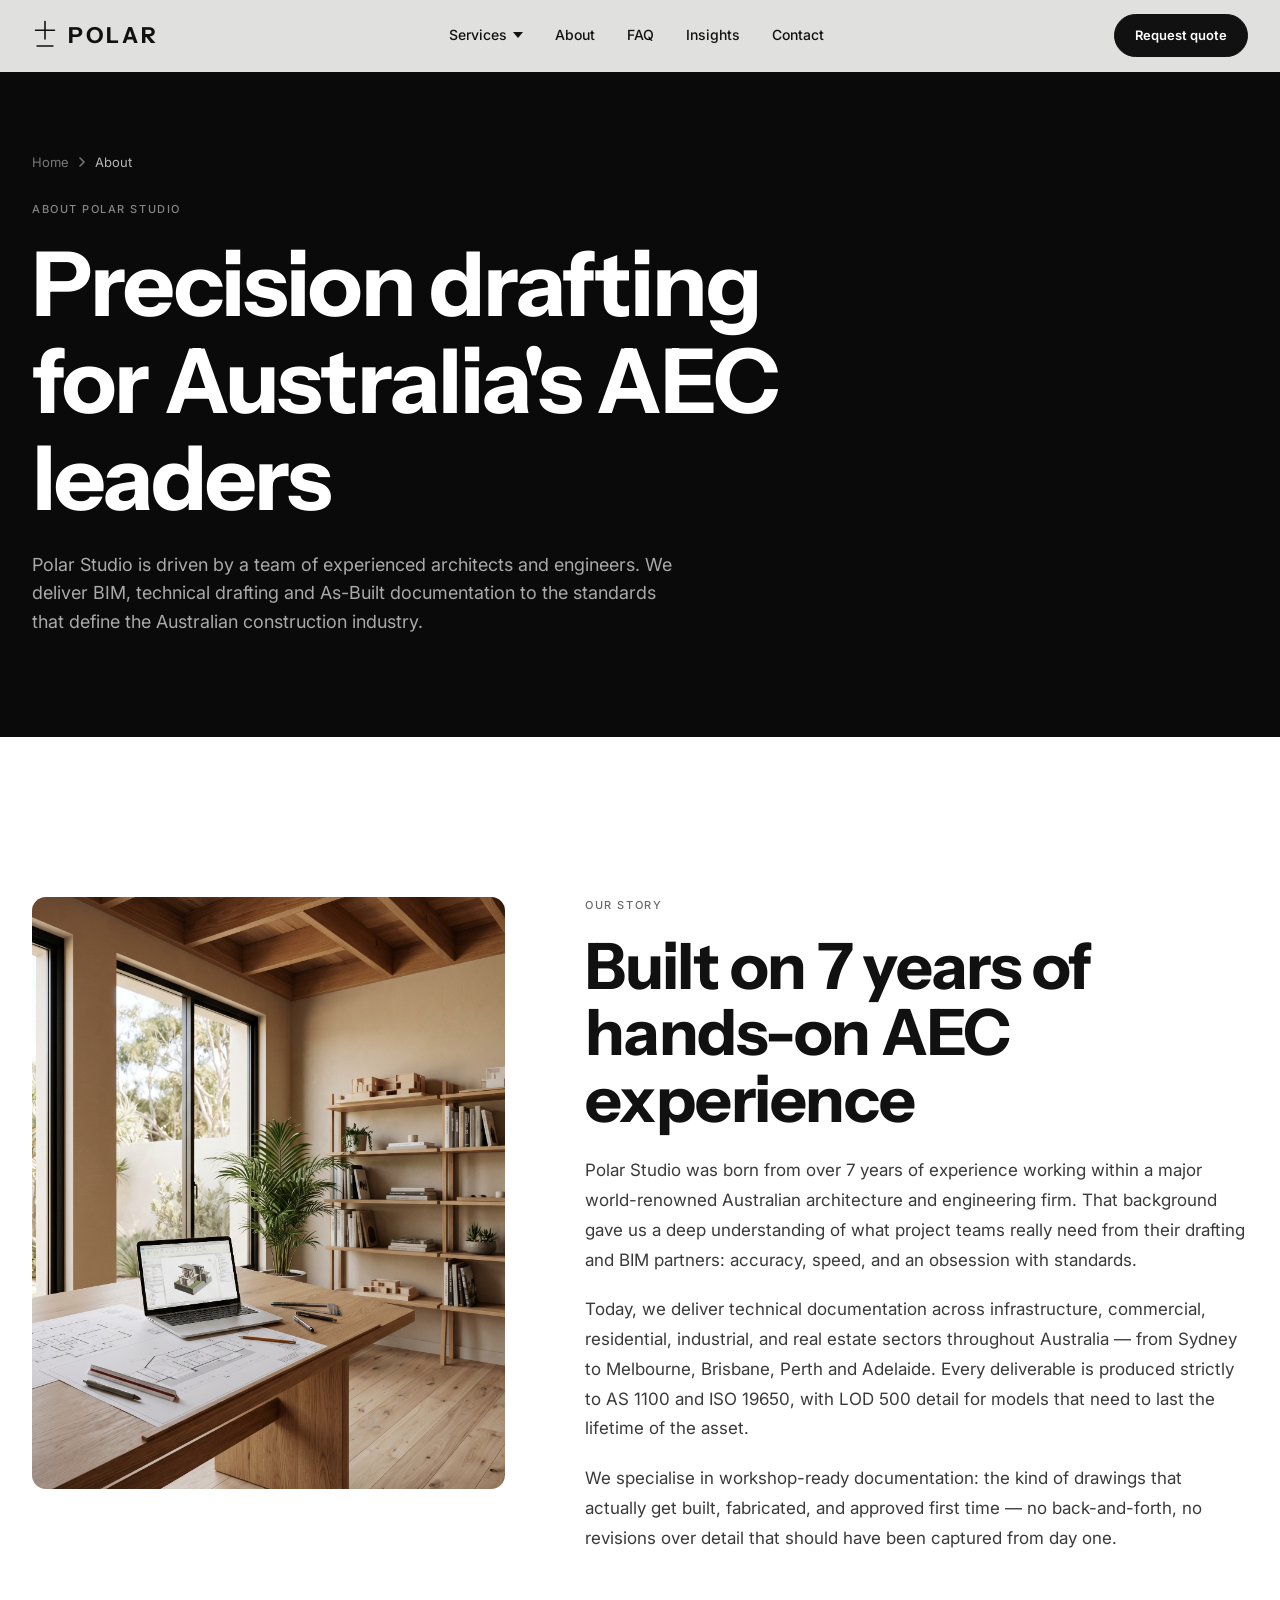
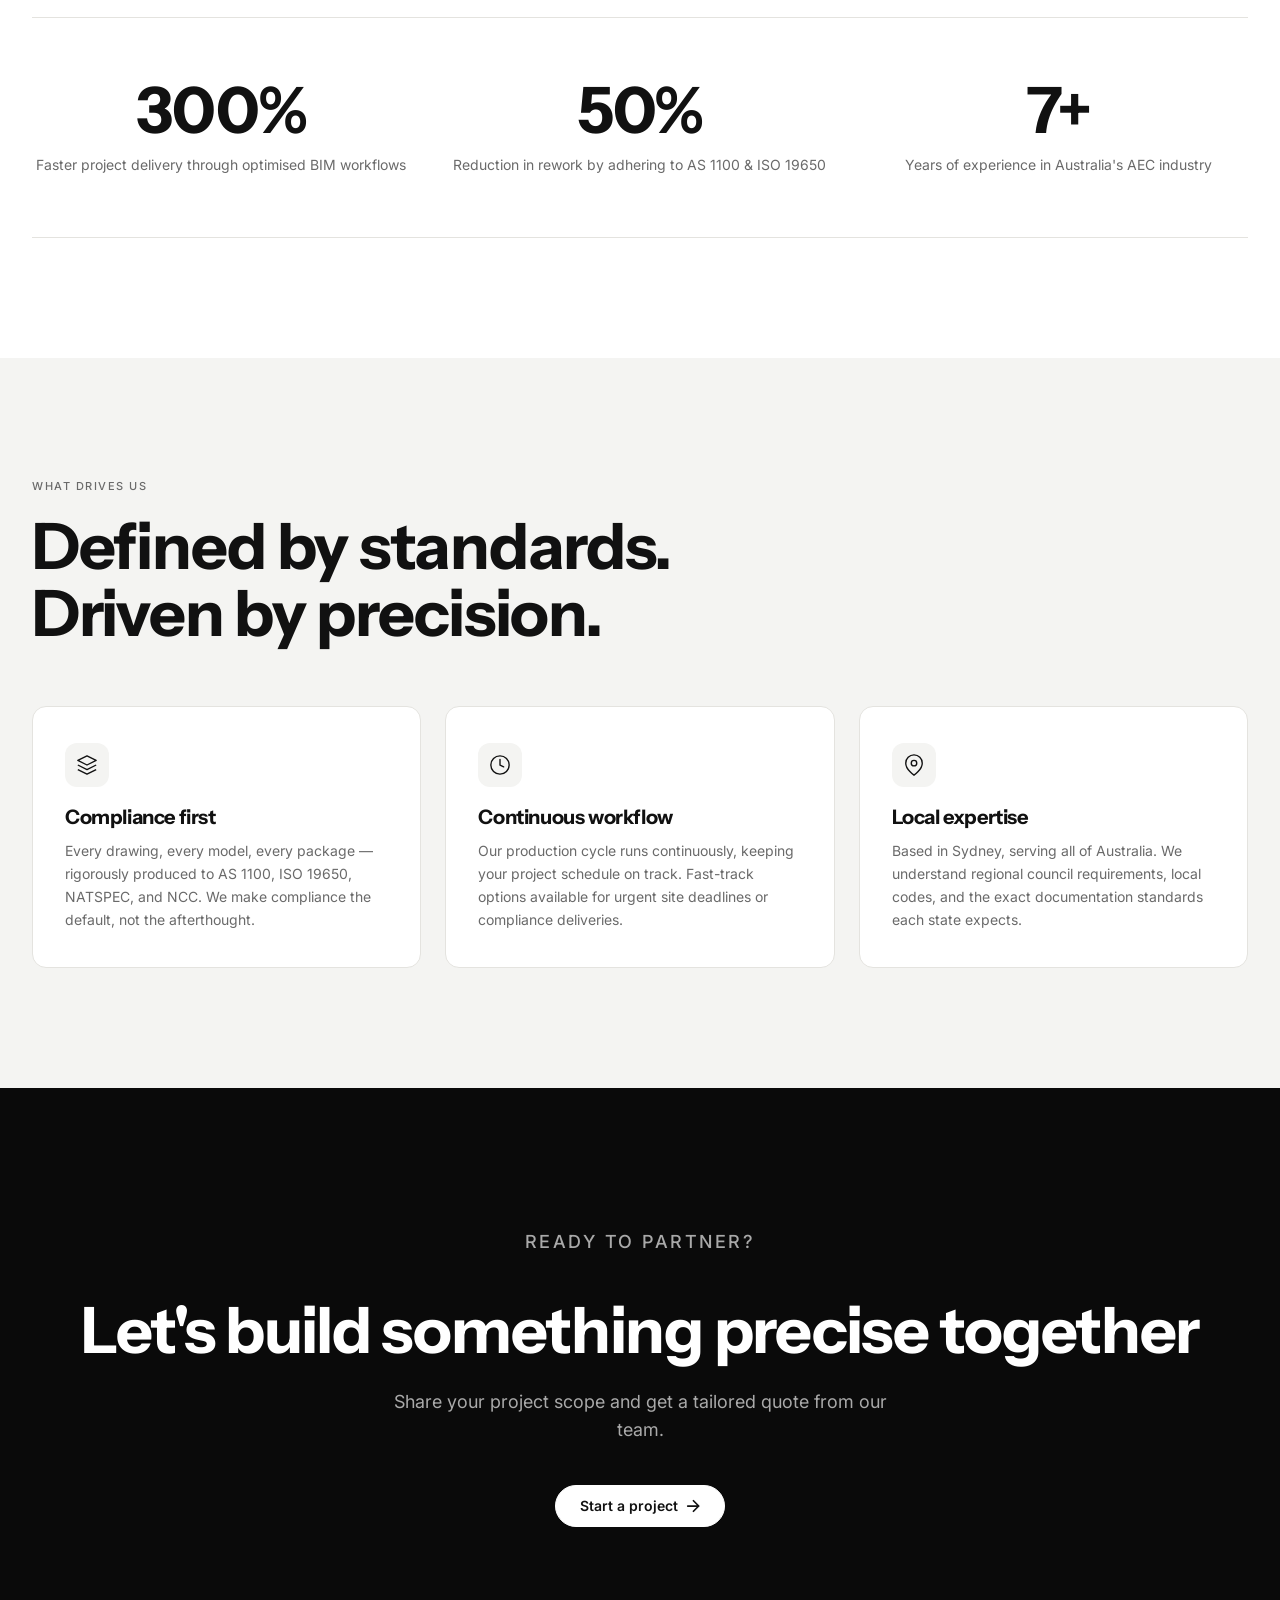
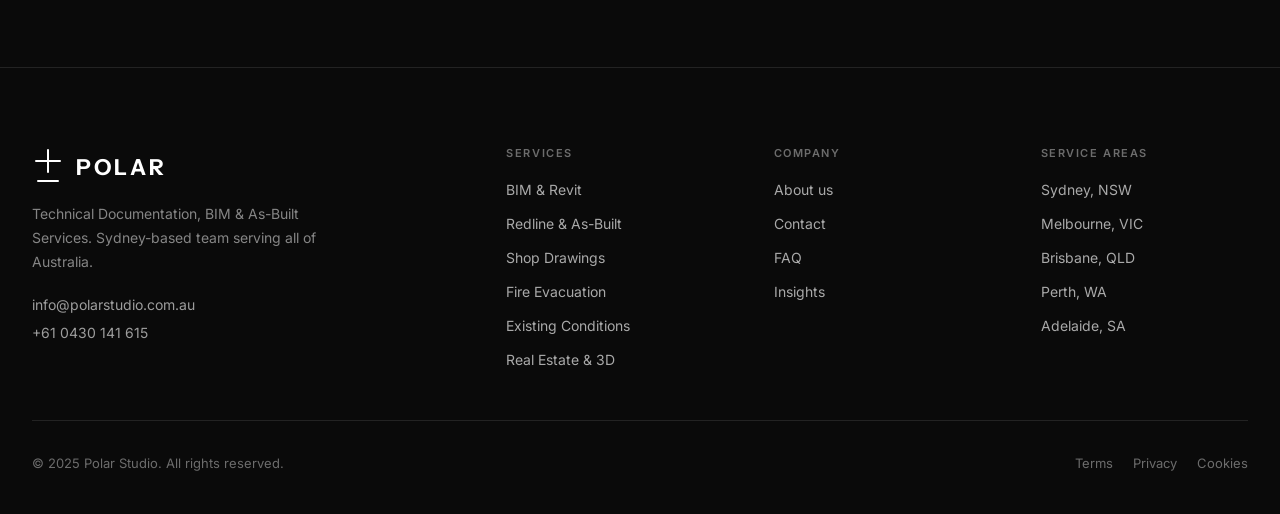
<file: about.html>
<!DOCTYPE html>
<html lang="en">
<head>
<meta charset="UTF-8"/>
<meta name="viewport" content="width=device-width, initial-scale=1.0"/>
<title>About Polar Studio | BIM & Technical Drafting Experts Australia</title>
<meta name="description" content="Polar Studio is driven by experienced architects and engineers with 7+ years in BIM, technical drafting and As-Built services. AS 1100 & ISO 19650 compliant. Sydney-based, serving Australia."/>
<meta name="keywords" content="Polar Studio about, BIM experts Australia, technical drafting Sydney, AEC drafting team, ISO 19650 certified"/>
<meta property="og:title" content="About Polar Studio | AEC Drafting Experts"/>
<meta property="og:description" content="7+ years delivering technical excellence in BIM, drafting and As-Built documentation across Australia."/>
<link rel="canonical" href="https://polarstudio.com.au/about.html"/>
<link rel="icon" href="favicon.svg" type="image/svg+xml"/>
<link rel="preconnect" href="https://fonts.googleapis.com"/>
<link rel="preconnect" href="https://fonts.gstatic.com" crossorigin/>
<link href="https://fonts.googleapis.com/css2?family=Instrument+Sans:wght@400;500;600;700&family=Inter:wght@300;400;500;600;700&display=swap" rel="stylesheet"/>
<link rel="stylesheet" href="polar.css"/>
<style>
/* About-specific */
.values-grid { display: grid; grid-template-columns: repeat(3, 1fr); gap: 24px; margin-top: 60px; }
.value-card { background: var(--bg-alt); border: 1px solid var(--line); border-radius: var(--radius-lg); padding: 36px 32px; transition: border-color 0.2s, transform 0.2s; }
.value-card:hover { border-color: #c8c8c4; transform: translateY(-2px); }
.value-icon { width: 44px; height: 44px; display: flex; align-items: center; justify-content: center; background: var(--bg); border-radius: 12px; margin-bottom: 20px; }
.value-icon svg { width: 22px; height: 22px; }
.value-card h3 { font-size: 20px; margin-bottom: 10px; }
.value-card p { color: var(--ink-mute); font-size: 14px; line-height: 1.65; }
.stat-row { display: grid; grid-template-columns: repeat(3, 1fr); gap: 40px; margin-top: 64px; padding: 60px 0; border-top: 1px solid var(--line); border-bottom: 1px solid var(--line); }
.stat { text-align: center; }
.stat-num { font-family: var(--font-display); font-size: clamp(44px, 5vw, 64px); font-weight: 700; letter-spacing: -0.02em; line-height: 1; margin-bottom: 12px; }
.stat-label { font-size: 14px; color: var(--ink-mute); }
.mission-row { display: grid; grid-template-columns: 1fr 1.4fr; gap: 80px; align-items: start; margin-top: 40px; }
.mission-img { width: 100%; aspect-ratio: 4/5; object-fit: cover; border-radius: var(--radius-lg); }
@media (max-width: 768px) {
  .values-grid, .stat-row { grid-template-columns: 1fr; gap: 20px; }
  .mission-row { grid-template-columns: 1fr; gap: 32px; }
}
</style>
</head>
<body>

<!-- NAV (same shared structure) -->
<nav class="nav" id="mainNav">
  <div class="nav-inner">
    <a href="index.html" class="nav-logo">
      <svg class="nav-logo-icon" viewBox="0 0 32 38" fill="none"><line x1="16" y1="2" x2="16" y2="24" stroke="currentColor" stroke-width="2" stroke-linecap="round"/><line x1="4" y1="13" x2="28" y2="13" stroke="currentColor" stroke-width="2" stroke-linecap="round"/><line x1="6" y1="33" x2="26" y2="33" stroke="currentColor" stroke-width="2" stroke-linecap="round"/></svg>
      <span class="nav-logo-text">POLAR</span>
    </a>
    <div class="nav-links">
      <div class="nav-dropdown">
        <span class="nav-dropdown-toggle">Services <svg viewBox="0 0 10 6" fill="currentColor"><path d="M0 0l5 6 5-6z"/></svg></span>
        <div class="nav-dropdown-panel">
          <a href="index.html#bim" class="mega-link"><span class="mega-link-icon"><svg viewBox="0 0 24 24" fill="none"><path d="M12 2L2 7l10 5 10-5-10-5zM2 17l10 5 10-5M2 12l10 5 10-5" stroke="currentColor" stroke-width="1.5" stroke-linejoin="round"/></svg></span><div><strong>BIM &amp; Revit Support</strong><span>LOD 200–500, ISO 19650 certified</span></div></a>
          <a href="index.html#redline" class="mega-link"><span class="mega-link-icon"><svg viewBox="0 0 24 24" fill="none"><path d="M11 4H4a2 2 0 0 0-2 2v14a2 2 0 0 0 2 2h14a2 2 0 0 0 2-2v-7M18.5 2.5a2.1 2.1 0 0 1 3 3L12 15l-4 1 1-4z" stroke="currentColor" stroke-width="1.5" stroke-linecap="round" stroke-linejoin="round"/></svg></span><div><strong>Redline &amp; As-Built</strong><span>Convert markups to digital files</span></div></a>
          <a href="index.html#shop" class="mega-link"><span class="mega-link-icon"><svg viewBox="0 0 24 24" fill="none"><rect x="3" y="3" width="18" height="18" rx="2" stroke="currentColor" stroke-width="1.5"/><path d="M3 9h18M9 21V9" stroke="currentColor" stroke-width="1.5"/></svg></span><div><strong>Shop Drawings</strong><span>Fabrication-ready drafting</span></div></a>
          <a href="index.html#fire" class="mega-link"><span class="mega-link-icon"><svg viewBox="0 0 24 24" fill="none"><path d="M12 2s-5 5-5 10a5 5 0 0 0 10 0c0-3-2-5-2-8-2 2-3 5-3 5s-2-3 0-7z" stroke="currentColor" stroke-width="1.5" stroke-linejoin="round"/></svg></span><div><strong>Fire Evacuation</strong><span>AS 3745:2010 compliant</span></div></a>
          <a href="index.html#existing" class="mega-link"><span class="mega-link-icon"><svg viewBox="0 0 24 24" fill="none"><path d="M21 10c0 7-9 13-9 13s-9-6-9-13a9 9 0 0 1 18 0z" stroke="currentColor" stroke-width="1.5"/><circle cx="12" cy="10" r="3" stroke="currentColor" stroke-width="1.5"/></svg></span><div><strong>Existing Conditions</strong><span>Precise on-site measurement</span></div></a>
          <a href="index.html#realestate" class="mega-link"><span class="mega-link-icon"><svg viewBox="0 0 24 24" fill="none"><path d="M3 9l9-7 9 7v11a2 2 0 0 1-2 2H5a2 2 0 0 1-2-2z" stroke="currentColor" stroke-width="1.5"/><path d="M9 22V12h6v10" stroke="currentColor" stroke-width="1.5"/></svg></span><div><strong>Real Estate &amp; 3D</strong><span>Marketing visuals & rendering</span></div></a>
        </div>
      </div>
      <a href="about.html" class="nav-link">About</a>
      <a href="index.html#faq" class="nav-link">FAQ</a>
      <a href="insights.html" class="nav-link">Insights</a>
      <a href="contact.html" class="nav-link">Contact</a>
    </div>
    <a href="contact.html" class="nav-cta">Request quote</a>
    <button class="nav-mobile-toggle" id="mobileToggle" aria-label="Menu" aria-expanded="false">
      <svg class="icon-menu" viewBox="0 0 24 24" fill="none" stroke="currentColor" stroke-width="1.5"><line x1="4" y1="12" x2="20" y2="12"/><line x1="4" y1="6" x2="20" y2="6"/><line x1="4" y1="18" x2="20" y2="18"/></svg>
      <svg class="icon-close" viewBox="0 0 24 24" fill="none" stroke="currentColor" stroke-width="1.5"><line x1="6" y1="6" x2="18" y2="18"/><line x1="18" y1="6" x2="6" y2="18"/></svg>
    </button>
  </div>
  <div id="mm" class="mobile-menu">
    <a href="index.html#bim">BIM &amp; Revit Support</a>
    <a href="index.html#redline">Redline &amp; As-Built</a>
    <a href="index.html#shop">Shop Drawings</a>
    <a href="index.html#fire">Fire Evacuation</a>
    <a href="index.html#existing">Existing Conditions</a>
    <a href="index.html#realestate">Real Estate &amp; 3D</a>
    <a href="about.html">About</a>
    <a href="index.html#faq">FAQ</a>
    <a href="insights.html">Insights</a>
    <a href="contact.html" class="mobile-cta">Request quote →</a>
  </div>
</nav>

<!-- PAGE HERO -->
<section class="page-hero">
  <div class="container">
    <nav class="breadcrumb" aria-label="Breadcrumb">
      <a href="index.html">Home</a>
      <svg width="10" height="10" viewBox="0 0 10 10" fill="none"><path d="M3 1l4 4-4 4" stroke="currentColor" stroke-width="1.5" stroke-linecap="round"/></svg>
      <span>About</span>
    </nav>
    <p class="eyebrow">About Polar Studio</p>
    <h1 class="h1">Precision drafting<br/>for Australia's AEC leaders</h1>
    <p class="lead">Polar Studio is driven by a team of experienced architects and engineers. We deliver BIM, technical drafting and As-Built documentation to the standards that define the Australian construction industry.</p>
  </div>
</section>

<!-- STORY SECTION -->
<section class="section section-white">
  <div class="container">
    <div class="mission-row">
      <img class="mission-img" src="assets/images/about/team-office.jpg" alt="Polar Studio technical drafting team Australia" loading="lazy"/>
      <div>
        <p class="eyebrow">Our Story</p>
        <h2 class="h2" style="margin-bottom:24px;">Built on 7 years of hands-on AEC experience</h2>
        <p style="font-size:17px; color:var(--ink-soft); line-height:1.75; margin-bottom:20px;">Polar Studio was born from over 7 years of experience working within a major world-renowned Australian architecture and engineering firm. That background gave us a deep understanding of what project teams really need from their drafting and BIM partners: accuracy, speed, and an obsession with standards.</p>
        <p style="font-size:17px; color:var(--ink-soft); line-height:1.75; margin-bottom:20px;">Today, we deliver technical documentation across infrastructure, commercial, residential, industrial, and real estate sectors throughout Australia — from Sydney to Melbourne, Brisbane, Perth and Adelaide. Every deliverable is produced strictly to AS 1100 and ISO 19650, with LOD 500 detail for models that need to last the lifetime of the asset.</p>
        <p style="font-size:17px; color:var(--ink-soft); line-height:1.75;">We specialise in workshop-ready documentation: the kind of drawings that actually get built, fabricated, and approved first time — no back-and-forth, no revisions over detail that should have been captured from day one.</p>
      </div>
    </div>

    <!-- Stats row -->
    <div class="stat-row">
      <div class="stat">
        <div class="stat-num">300%</div>
        <div class="stat-label">Faster project delivery through optimised BIM workflows</div>
      </div>
      <div class="stat">
        <div class="stat-num">50%</div>
        <div class="stat-label">Reduction in rework by adhering to AS 1100 &amp; ISO 19650</div>
      </div>
      <div class="stat">
        <div class="stat-num">7+</div>
        <div class="stat-label">Years of experience in Australia's AEC industry</div>
      </div>
    </div>
  </div>
</section>

<!-- VALUES SECTION -->
<section class="section">
  <div class="container">
    <div style="max-width:640px;">
      <p class="eyebrow">What drives us</p>
      <h2 class="h2">Defined by standards.<br/>Driven by precision.</h2>
    </div>
    <div class="values-grid">
      <div class="value-card">
        <div class="value-icon">
          <svg viewBox="0 0 24 24" fill="none"><path d="M12 2L2 7l10 5 10-5-10-5zM2 17l10 5 10-5M2 12l10 5 10-5" stroke="currentColor" stroke-width="1.5" stroke-linejoin="round"/></svg>
        </div>
        <h3 class="h4">Compliance first</h3>
        <p>Every drawing, every model, every package — rigorously produced to AS 1100, ISO 19650, NATSPEC, and NCC. We make compliance the default, not the afterthought.</p>
      </div>
      <div class="value-card">
        <div class="value-icon">
          <svg viewBox="0 0 24 24" fill="none"><circle cx="12" cy="12" r="10" stroke="currentColor" stroke-width="1.5"/><path d="M12 6v6l4 2" stroke="currentColor" stroke-width="1.5" stroke-linecap="round"/></svg>
        </div>
        <h3 class="h4">Continuous workflow</h3>
        <p>Our production cycle runs continuously, keeping your project schedule on track. Fast-track options available for urgent site deadlines or compliance deliveries.</p>
      </div>
      <div class="value-card">
        <div class="value-icon">
          <svg viewBox="0 0 24 24" fill="none"><path d="M21 10c0 7-9 13-9 13s-9-6-9-13a9 9 0 0 1 18 0z" stroke="currentColor" stroke-width="1.5"/><circle cx="12" cy="10" r="3" stroke="currentColor" stroke-width="1.5"/></svg>
        </div>
        <h3 class="h4">Local expertise</h3>
        <p>Based in Sydney, serving all of Australia. We understand regional council requirements, local codes, and the exact documentation standards each state expects.</p>
      </div>
    </div>
  </div>
</section>

<!-- CTA -->
<section class="cta-final">
  <div class="container">
    <p class="eyebrow">Ready to partner?</p>
    <h2 class="h2" style="color:var(--bg-alt);">Let's build something precise together</h2>
    <p>Share your project scope and get a tailored quote from our team.</p>
    <a href="contact.html" class="btn btn-light btn-arrow">Start a project
      <svg viewBox="0 0 16 16" fill="none"><path d="M2 8h12.5M14.5 8L8.5 2M14.5 8l-6 6" stroke="currentColor" stroke-width="2" stroke-linecap="round" stroke-linejoin="round"/></svg>
    </a>
  </div>
</section>

<!-- FOOTER -->
<footer>
  <div class="container">
    <div class="footer-grid">
      <div class="footer-brand-block">
        <a href="index.html" class="footer-logo">
          <svg class="footer-logo-icon" viewBox="0 0 32 38" fill="none"><line x1="16" y1="2" x2="16" y2="24" stroke="currentColor" stroke-width="2" stroke-linecap="round"/><line x1="4" y1="13" x2="28" y2="13" stroke="currentColor" stroke-width="2" stroke-linecap="round"/><line x1="6" y1="33" x2="26" y2="33" stroke="currentColor" stroke-width="2" stroke-linecap="round"/></svg>
          <span class="footer-brand-text">POLAR</span>
        </a>
        <p class="footer-desc">Technical Documentation, BIM &amp; As-Built Services. Sydney-based team serving all of Australia.</p>
        <div class="footer-contact">
          <a href="mailto:info@polarstudio.com.au">info@polarstudio.com.au</a>
          <a href="tel:+61430141615">+61 0430 141 615</a>
        </div>
      </div>
      <div class="footer-col">
        <h4>Services</h4>
        <ul>
          <li><a href="index.html#bim">BIM &amp; Revit</a></li>
          <li><a href="index.html#redline">Redline &amp; As-Built</a></li>
          <li><a href="index.html#shop">Shop Drawings</a></li>
          <li><a href="index.html#fire">Fire Evacuation</a></li>
          <li><a href="index.html#existing">Existing Conditions</a></li>
          <li><a href="index.html#realestate">Real Estate &amp; 3D</a></li>
        </ul>
      </div>
      <div class="footer-col">
        <h4>Company</h4>
        <ul>
          <li><a href="about.html">About us</a></li>
          <li><a href="contact.html">Contact</a></li>
          <li><a href="index.html#faq">FAQ</a></li>
          <li><a href="insights.html">Insights</a></li>
        </ul>
      </div>
      <div class="footer-col">
        <h4>Service Areas</h4>
        <ul>
          <li><a href="index.html">Sydney, NSW</a></li>
          <li><a href="index.html">Melbourne, VIC</a></li>
          <li><a href="index.html">Brisbane, QLD</a></li>
          <li><a href="index.html">Perth, WA</a></li>
          <li><a href="index.html">Adelaide, SA</a></li>
        </ul>
      </div>
    </div>
    <div class="footer-bottom">
      <span>© 2025 Polar Studio. All rights reserved.</span>
      <div class="footer-bottom-links">
        <a href="#">Terms</a>
        <a href="#">Privacy</a>
        <a href="#">Cookies</a>
      </div>
    </div>
  </div>
</footer>

<script>
// Nav scroll state
const nav = document.getElementById('mainNav');
window.addEventListener('scroll', () => { nav.classList.toggle('scrolled', window.scrollY > 20); });

// Dropdown toggle for touch/click devices
document.querySelectorAll('.nav-dropdown-toggle').forEach(toggle => {
  toggle.addEventListener('click', (e) => {
    e.stopPropagation();
    const dropdown = toggle.closest('.nav-dropdown');
    dropdown.classList.toggle('open');
  });
});
document.addEventListener('click', (e) => {
  if (!e.target.closest('.nav-dropdown')) {
    document.querySelectorAll('.nav-dropdown').forEach(d => d.classList.remove('open'));
  }
});

// Mobile menu toggle (hamburger <-> X icon, body lock, close on link click)
const mm = document.getElementById('mm');
const mobileToggle = document.getElementById('mobileToggle');
mobileToggle.addEventListener('click', () => {
  const isOpen = mm.classList.toggle('open');
  document.body.classList.toggle('menu-open', isOpen);
  mobileToggle.setAttribute('aria-expanded', isOpen ? 'true' : 'false');
});
// Close mobile menu when any link is clicked
document.querySelectorAll('#mm a').forEach(a => {
  a.addEventListener('click', () => {
    mm.classList.remove('open');
    document.body.classList.remove('menu-open');
    mobileToggle.setAttribute('aria-expanded', 'false');
  });
});
// Close on Escape key
document.addEventListener('keydown', (e) => {
  if (e.key === 'Escape' && mm.classList.contains('open')) {
    mm.classList.remove('open');
    document.body.classList.remove('menu-open');
    mobileToggle.setAttribute('aria-expanded', 'false');
  }
});
</script>

</body>
</html>
</file>
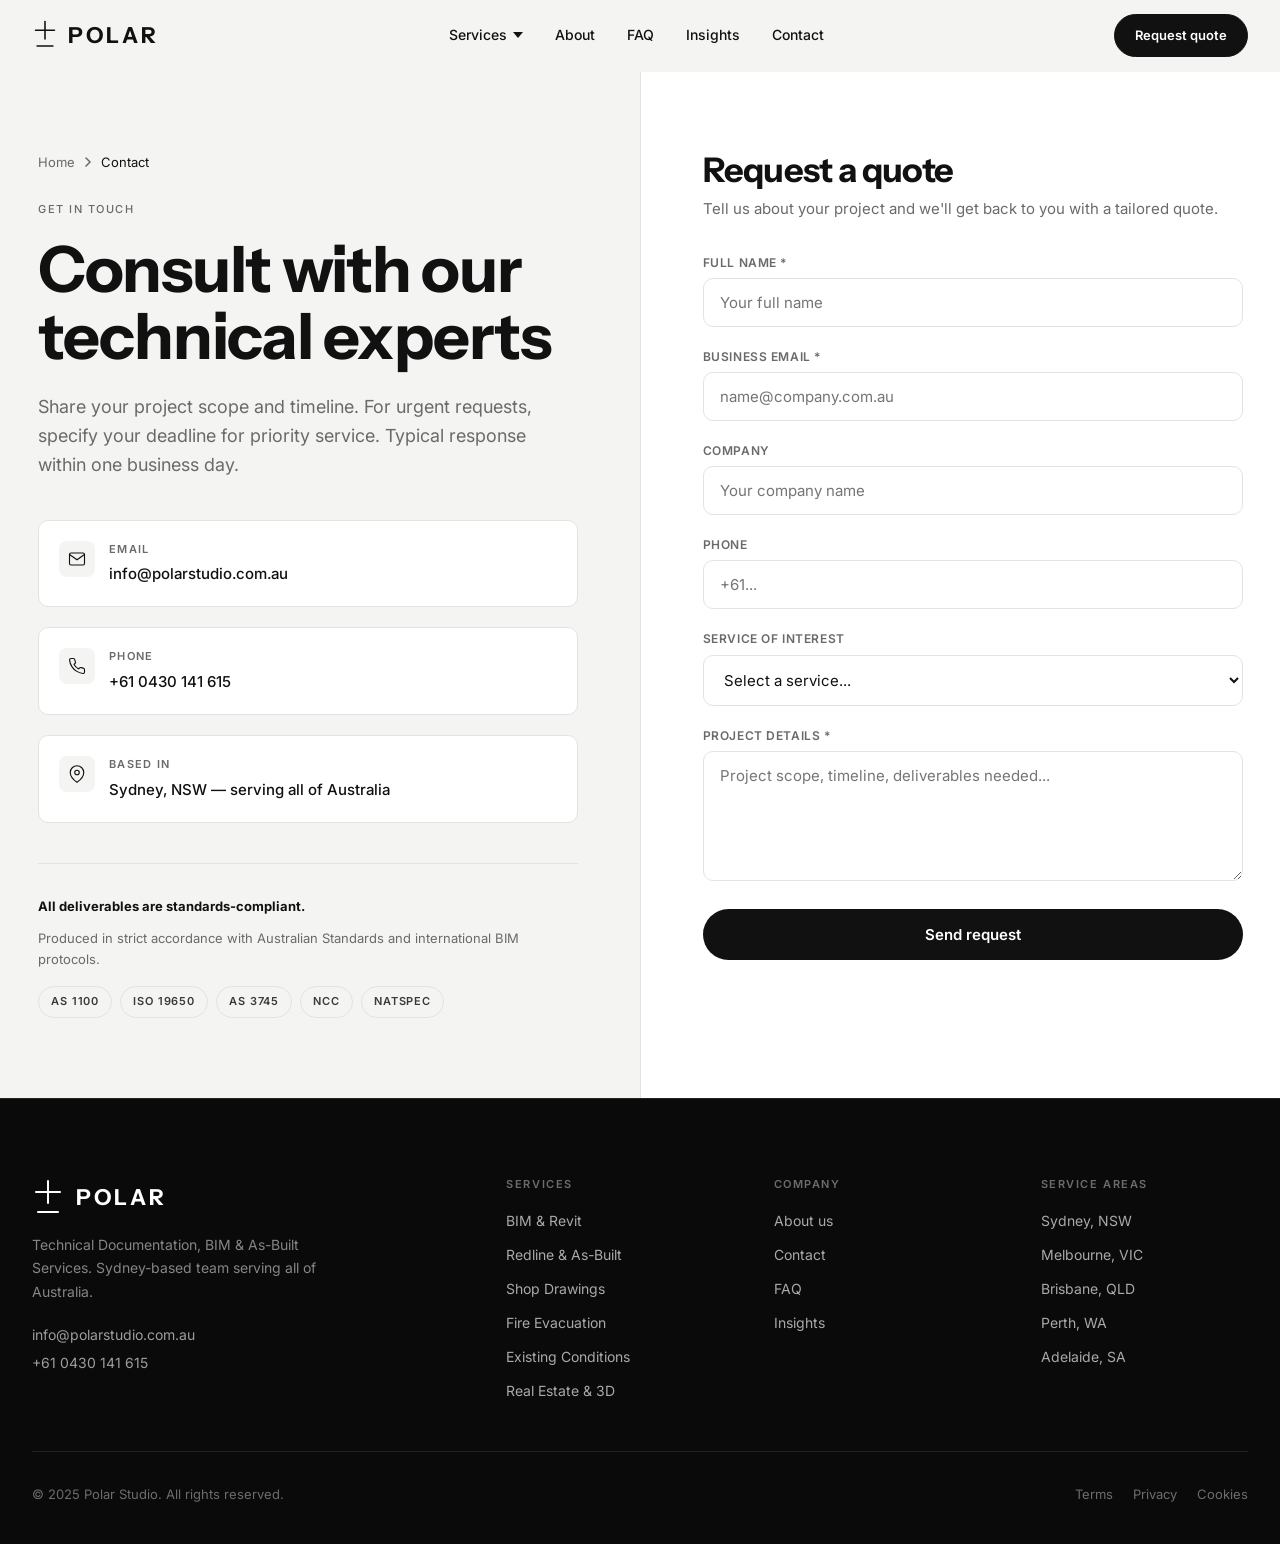
<file: contact.html>
<!DOCTYPE html>
<html lang="en">
<head>
<meta charset="UTF-8"/>
<meta name="viewport" content="width=device-width, initial-scale=1.0"/>
<title>Contact Polar Studio | Request a Quote — BIM & Drafting Australia</title>
<meta name="description" content="Get a custom quote for BIM, technical drafting or As-Built services. Fast response from our Sydney-based team. Serving all of Australia."/>
<link rel="canonical" href="https://polarstudio.com.au/contact.html"/>
<link rel="icon" href="favicon.svg" type="image/svg+xml"/>
<link rel="preconnect" href="https://fonts.googleapis.com"/>
<link rel="preconnect" href="https://fonts.gstatic.com" crossorigin/>
<link href="https://fonts.googleapis.com/css2?family=Instrument+Sans:wght@400;500;600;700&family=Inter:wght@300;400;500;600;700&display=swap" rel="stylesheet"/>
<link rel="stylesheet" href="polar.css"/>
<style>
.contact-wrap { display: grid; grid-template-columns: 1fr 1fr; min-height: calc(100vh - var(--nav-h)); margin-top: var(--nav-h); }
.contact-left { padding: 80px 56px 80px 32px; background: var(--bg); }
.contact-right { padding: 80px 32px 80px 56px; background: var(--bg-alt); border-left: 1px solid var(--line); }
.contact-left .container, .contact-right .container { max-width: 540px; padding: 0; }
.contact-info { margin-top: 40px; display: flex; flex-direction: column; gap: 20px; }
.contact-item { display: flex; align-items: flex-start; gap: 14px; padding: 20px; background: var(--bg-alt); border: 1px solid var(--line); border-radius: var(--radius); }
.contact-item-icon { width: 36px; height: 36px; display: flex; align-items: center; justify-content: center; background: var(--bg); border-radius: 8px; flex-shrink: 0; }
.contact-item-icon svg { width: 18px; height: 18px; }
.contact-item-label { font-size: 11px; font-weight: 600; letter-spacing: 0.12em; text-transform: uppercase; color: var(--ink-mute); margin-bottom: 4px; }
.contact-item-value { font-size: 15px; font-weight: 500; color: var(--ink); }
.contact-item-value a { color: inherit; }
.contact-item-value a:hover { text-decoration: underline; }
.form-submit { width: 100%; padding: 16px; margin-top: 8px; background: var(--ink); color: var(--bg-alt); border-radius: 100px; font-size: 15px; font-weight: 600; font-family: var(--font-body); border: none; cursor: pointer; transition: background 0.15s, transform 0.15s; }
.form-submit:hover:not(:disabled) { background: #000; transform: translateY(-1px); }
.form-submit:disabled { opacity: 0.6; cursor: not-allowed; }
.form-success { display: none; padding: 20px; background: #f0f9f0; border: 1px solid #c3e6c3; border-radius: 10px; color: #1a5a1a; font-size: 14px; margin-top: 16px; }
.form-error { display: none; padding: 20px; background: #fdf0f0; border: 1px solid #f5c6c6; border-radius: 10px; color: #8a1f1f; font-size: 14px; margin-top: 16px; }
.compliance-note { margin-top: 40px; padding-top: 32px; border-top: 1px solid var(--line); }
.compliance-note p { font-size: 13px; color: var(--ink-mute); line-height: 1.6; margin-bottom: 12px; }
.compliance-tags { display: flex; flex-wrap: wrap; gap: 8px; margin-top: 16px; }
.compliance-tag { font-size: 11px; font-weight: 600; letter-spacing: 0.08em; padding: 6px 12px; background: var(--bg); border: 1px solid var(--line); border-radius: 100px; color: var(--ink-soft); }
@media (max-width: 900px) {
  .contact-wrap { grid-template-columns: 1fr; }
  .contact-left, .contact-right { padding: 60px 24px; }
  .contact-right { border-left: none; border-top: 1px solid var(--line); }
}
</style>
</head>
<body>

<!-- NAV -->
<nav class="nav" id="mainNav">
  <div class="nav-inner">
    <a href="index.html" class="nav-logo">
      <svg class="nav-logo-icon" viewBox="0 0 32 38" fill="none"><line x1="16" y1="2" x2="16" y2="24" stroke="currentColor" stroke-width="2" stroke-linecap="round"/><line x1="4" y1="13" x2="28" y2="13" stroke="currentColor" stroke-width="2" stroke-linecap="round"/><line x1="6" y1="33" x2="26" y2="33" stroke="currentColor" stroke-width="2" stroke-linecap="round"/></svg>
      <span class="nav-logo-text">POLAR</span>
    </a>
    <div class="nav-links">
      <div class="nav-dropdown">
        <span class="nav-dropdown-toggle">Services <svg viewBox="0 0 10 6" fill="currentColor"><path d="M0 0l5 6 5-6z"/></svg></span>
        <div class="nav-dropdown-panel">
          <a href="index.html#bim" class="mega-link"><span class="mega-link-icon"><svg viewBox="0 0 24 24" fill="none"><path d="M12 2L2 7l10 5 10-5-10-5zM2 17l10 5 10-5M2 12l10 5 10-5" stroke="currentColor" stroke-width="1.5" stroke-linejoin="round"/></svg></span><div><strong>BIM &amp; Revit Support</strong><span>LOD 200–500, ISO 19650 certified</span></div></a>
          <a href="index.html#redline" class="mega-link"><span class="mega-link-icon"><svg viewBox="0 0 24 24" fill="none"><path d="M11 4H4a2 2 0 0 0-2 2v14a2 2 0 0 0 2 2h14a2 2 0 0 0 2-2v-7M18.5 2.5a2.1 2.1 0 0 1 3 3L12 15l-4 1 1-4z" stroke="currentColor" stroke-width="1.5" stroke-linecap="round" stroke-linejoin="round"/></svg></span><div><strong>Redline &amp; As-Built</strong><span>Convert markups to digital files</span></div></a>
          <a href="index.html#shop" class="mega-link"><span class="mega-link-icon"><svg viewBox="0 0 24 24" fill="none"><rect x="3" y="3" width="18" height="18" rx="2" stroke="currentColor" stroke-width="1.5"/><path d="M3 9h18M9 21V9" stroke="currentColor" stroke-width="1.5"/></svg></span><div><strong>Shop Drawings</strong><span>Fabrication-ready drafting</span></div></a>
          <a href="index.html#fire" class="mega-link"><span class="mega-link-icon"><svg viewBox="0 0 24 24" fill="none"><path d="M12 2s-5 5-5 10a5 5 0 0 0 10 0c0-3-2-5-2-8-2 2-3 5-3 5s-2-3 0-7z" stroke="currentColor" stroke-width="1.5" stroke-linejoin="round"/></svg></span><div><strong>Fire Evacuation</strong><span>AS 3745:2010 compliant</span></div></a>
          <a href="index.html#existing" class="mega-link"><span class="mega-link-icon"><svg viewBox="0 0 24 24" fill="none"><path d="M21 10c0 7-9 13-9 13s-9-6-9-13a9 9 0 0 1 18 0z" stroke="currentColor" stroke-width="1.5"/><circle cx="12" cy="10" r="3" stroke="currentColor" stroke-width="1.5"/></svg></span><div><strong>Existing Conditions</strong><span>Precise on-site measurement</span></div></a>
          <a href="index.html#realestate" class="mega-link"><span class="mega-link-icon"><svg viewBox="0 0 24 24" fill="none"><path d="M3 9l9-7 9 7v11a2 2 0 0 1-2 2H5a2 2 0 0 1-2-2z" stroke="currentColor" stroke-width="1.5"/><path d="M9 22V12h6v10" stroke="currentColor" stroke-width="1.5"/></svg></span><div><strong>Real Estate &amp; 3D</strong><span>Marketing visuals & rendering</span></div></a>
        </div>
      </div>
      <a href="about.html" class="nav-link">About</a>
      <a href="index.html#faq" class="nav-link">FAQ</a>
      <a href="insights.html" class="nav-link">Insights</a>
      <a href="contact.html" class="nav-link">Contact</a>
    </div>
    <a href="contact.html" class="nav-cta">Request quote</a>
    <button class="nav-mobile-toggle" id="mobileToggle" aria-label="Menu" aria-expanded="false">
      <svg class="icon-menu" viewBox="0 0 24 24" fill="none" stroke="currentColor" stroke-width="1.5"><line x1="4" y1="12" x2="20" y2="12"/><line x1="4" y1="6" x2="20" y2="6"/><line x1="4" y1="18" x2="20" y2="18"/></svg>
      <svg class="icon-close" viewBox="0 0 24 24" fill="none" stroke="currentColor" stroke-width="1.5"><line x1="6" y1="6" x2="18" y2="18"/><line x1="18" y1="6" x2="6" y2="18"/></svg>
    </button>
  </div>
  <div id="mm" class="mobile-menu">
    <a href="index.html#bim">BIM &amp; Revit Support</a>
    <a href="index.html#redline">Redline &amp; As-Built</a>
    <a href="index.html#shop">Shop Drawings</a>
    <a href="index.html#fire">Fire Evacuation</a>
    <a href="index.html#existing">Existing Conditions</a>
    <a href="index.html#realestate">Real Estate &amp; 3D</a>
    <a href="about.html">About</a>
    <a href="index.html#faq">FAQ</a>
    <a href="insights.html">Insights</a>
    <a href="contact.html" class="mobile-cta">Request quote →</a>
  </div>
</nav>

<!-- HIDDEN FORM FOR NETLIFY DETECTION -->
<form name="quote-request" method="POST" data-netlify="true" data-netlify-honeypot="bot-field" hidden>
  <input type="text" name="fullname"/>
  <input type="email" name="email"/>
  <input type="text" name="company"/>
  <input type="text" name="phone"/>
  <select name="service"><option></option></select>
  <textarea name="message"></textarea>
</form>

<!-- CONTACT 2-COL -->
<div class="contact-wrap">

  <!-- LEFT: INFO -->
  <div class="contact-left">
    <div class="container">
      <nav class="breadcrumb" style="color:var(--ink-mute);">
        <a href="index.html" style="color:var(--ink-mute);">Home</a>
        <svg width="10" height="10" viewBox="0 0 10 10" fill="none"><path d="M3 1l4 4-4 4" stroke="currentColor" stroke-width="1.5" stroke-linecap="round"/></svg>
        <span style="color:var(--ink);">Contact</span>
      </nav>
      <p class="eyebrow">Get in touch</p>
      <h1 class="h2" style="margin-bottom:24px;">Consult with our technical experts</h1>
      <p class="lead">Share your project scope and timeline. For urgent requests, specify your deadline for priority service. Typical response within one business day.</p>

      <div class="contact-info">
        <div class="contact-item">
          <div class="contact-item-icon">
            <svg viewBox="0 0 24 24" fill="none"><path d="M4 4h16c1.1 0 2 .9 2 2v12c0 1.1-.9 2-2 2H4c-1.1 0-2-.9-2-2V6c0-1.1.9-2 2-2z" stroke="currentColor" stroke-width="1.5"/><polyline points="22,6 12,13 2,6" stroke="currentColor" stroke-width="1.5"/></svg>
          </div>
          <div>
            <div class="contact-item-label">Email</div>
            <div class="contact-item-value"><a href="mailto:info@polarstudio.com.au">info@polarstudio.com.au</a></div>
          </div>
        </div>
        <div class="contact-item">
          <div class="contact-item-icon">
            <svg viewBox="0 0 24 24" fill="none"><path d="M22 16.92v3a2 2 0 0 1-2.18 2 19.79 19.79 0 0 1-8.63-3.07 19.5 19.5 0 0 1-6-6 19.79 19.79 0 0 1-3.07-8.67A2 2 0 0 1 4.11 2h3a2 2 0 0 1 2 1.72 12.84 12.84 0 0 0 .7 2.81 2 2 0 0 1-.45 2.11L8.09 9.91a16 16 0 0 0 6 6l1.27-1.27a2 2 0 0 1 2.11-.45 12.84 12.84 0 0 0 2.81.7A2 2 0 0 1 22 16.92z" stroke="currentColor" stroke-width="1.5" stroke-linejoin="round"/></svg>
          </div>
          <div>
            <div class="contact-item-label">Phone</div>
            <div class="contact-item-value"><a href="tel:+61430141615">+61 0430 141 615</a></div>
          </div>
        </div>
        <div class="contact-item">
          <div class="contact-item-icon">
            <svg viewBox="0 0 24 24" fill="none"><path d="M21 10c0 7-9 13-9 13s-9-6-9-13a9 9 0 0 1 18 0z" stroke="currentColor" stroke-width="1.5"/><circle cx="12" cy="10" r="3" stroke="currentColor" stroke-width="1.5"/></svg>
          </div>
          <div>
            <div class="contact-item-label">Based in</div>
            <div class="contact-item-value">Sydney, NSW — serving all of Australia</div>
          </div>
        </div>
      </div>

      <div class="compliance-note">
        <p><strong style="color:var(--ink);">All deliverables are standards-compliant.</strong></p>
        <p>Produced in strict accordance with Australian Standards and international BIM protocols.</p>
        <div class="compliance-tags">
          <span class="compliance-tag">AS 1100</span>
          <span class="compliance-tag">ISO 19650</span>
          <span class="compliance-tag">AS 3745</span>
          <span class="compliance-tag">NCC</span>
          <span class="compliance-tag">NATSPEC</span>
        </div>
      </div>
    </div>
  </div>

  <!-- RIGHT: FORM -->
  <div class="contact-right">
    <div class="container">
      <h2 class="h3" style="margin-bottom:8px;">Request a quote</h2>
      <p style="color:var(--ink-mute); margin-bottom:32px;">Tell us about your project and we'll get back to you with a tailored quote.</p>

      <form id="quoteForm" name="quote-request" method="POST" data-netlify="true" data-netlify-honeypot="bot-field" action="/thank-you.html" onsubmit="handleSubmit(event)">
        <input type="hidden" name="form-name" value="quote-request"/>
        <p style="display:none;"><input name="bot-field"/></p>

        <div class="form-field">
          <label for="fullname">Full name *</label>
          <input class="form-input" type="text" id="fullname" name="fullname" required placeholder="Your full name"/>
        </div>

        <div class="form-field">
          <label for="email">Business email *</label>
          <input class="form-input" type="email" id="email" name="email" required placeholder="name@company.com.au"/>
        </div>

        <div class="form-field">
          <label for="company">Company</label>
          <input class="form-input" type="text" id="company" name="company" placeholder="Your company name"/>
        </div>

        <div class="form-field">
          <label for="phone">Phone</label>
          <input class="form-input" type="tel" id="phone" name="phone" placeholder="+61..."/>
        </div>

        <div class="form-field">
          <label for="service">Service of interest</label>
          <select class="form-select" id="service" name="service">
            <option value="">Select a service...</option>
            <option value="BIM & Revit Support">BIM &amp; Revit Support</option>
            <option value="Redline & As-Built">Redline &amp; As-Built Documentation</option>
            <option value="Shop Drawings">Shop Drawings &amp; Fabrication</option>
            <option value="Fire Evacuation">Fire Evacuation Diagrams</option>
            <option value="Existing Conditions">Existing Conditions Drafting</option>
            <option value="Real Estate & 3D">Real Estate &amp; 3D Visualization</option>
            <option value="Other">Other / Multiple</option>
          </select>
        </div>

        <div class="form-field">
          <label for="message">Project details *</label>
          <textarea class="form-textarea" id="message" name="message" required placeholder="Project scope, timeline, deliverables needed..."></textarea>
        </div>

        <button type="submit" class="form-submit" id="submitBtn">Send request</button>

        <div class="form-success" id="successMsg">
          <strong>Thank you!</strong><br/>Our team will respond shortly.
        </div>
        <div class="form-error" id="errorMsg">
          <strong>Submission failed.</strong><br/>Please check all fields and try again, or email us directly.
        </div>
      </form>
    </div>
  </div>
</div>

<!-- FOOTER -->
<footer>
  <div class="container">
    <div class="footer-grid">
      <div class="footer-brand-block">
        <a href="index.html" class="footer-logo">
          <svg class="footer-logo-icon" viewBox="0 0 32 38" fill="none"><line x1="16" y1="2" x2="16" y2="24" stroke="currentColor" stroke-width="2" stroke-linecap="round"/><line x1="4" y1="13" x2="28" y2="13" stroke="currentColor" stroke-width="2" stroke-linecap="round"/><line x1="6" y1="33" x2="26" y2="33" stroke="currentColor" stroke-width="2" stroke-linecap="round"/></svg>
          <span class="footer-brand-text">POLAR</span>
        </a>
        <p class="footer-desc">Technical Documentation, BIM &amp; As-Built Services. Sydney-based team serving all of Australia.</p>
        <div class="footer-contact">
          <a href="mailto:info@polarstudio.com.au">info@polarstudio.com.au</a>
          <a href="tel:+61430141615">+61 0430 141 615</a>
        </div>
      </div>
      <div class="footer-col">
        <h4>Services</h4>
        <ul>
          <li><a href="index.html#bim">BIM &amp; Revit</a></li>
          <li><a href="index.html#redline">Redline &amp; As-Built</a></li>
          <li><a href="index.html#shop">Shop Drawings</a></li>
          <li><a href="index.html#fire">Fire Evacuation</a></li>
          <li><a href="index.html#existing">Existing Conditions</a></li>
          <li><a href="index.html#realestate">Real Estate &amp; 3D</a></li>
        </ul>
      </div>
      <div class="footer-col">
        <h4>Company</h4>
        <ul>
          <li><a href="about.html">About us</a></li>
          <li><a href="contact.html">Contact</a></li>
          <li><a href="index.html#faq">FAQ</a></li>
          <li><a href="insights.html">Insights</a></li>
        </ul>
      </div>
      <div class="footer-col">
        <h4>Service Areas</h4>
        <ul>
          <li><a href="index.html">Sydney, NSW</a></li>
          <li><a href="index.html">Melbourne, VIC</a></li>
          <li><a href="index.html">Brisbane, QLD</a></li>
          <li><a href="index.html">Perth, WA</a></li>
          <li><a href="index.html">Adelaide, SA</a></li>
        </ul>
      </div>
    </div>
    <div class="footer-bottom">
      <span>© 2025 Polar Studio. All rights reserved.</span>
      <div class="footer-bottom-links">
        <a href="#">Terms</a>
        <a href="#">Privacy</a>
        <a href="#">Cookies</a>
      </div>
    </div>
  </div>
</footer>

<script>
// Nav scroll state
const nav = document.getElementById('mainNav');
window.addEventListener('scroll', () => { nav.classList.toggle('scrolled', window.scrollY > 20); });

// Dropdown toggle for touch/click devices
document.querySelectorAll('.nav-dropdown-toggle').forEach(toggle => {
  toggle.addEventListener('click', (e) => {
    e.stopPropagation();
    const dropdown = toggle.closest('.nav-dropdown');
    dropdown.classList.toggle('open');
  });
});
document.addEventListener('click', (e) => {
  if (!e.target.closest('.nav-dropdown')) {
    document.querySelectorAll('.nav-dropdown').forEach(d => d.classList.remove('open'));
  }
});

// Mobile menu toggle (hamburger <-> X icon, body lock, close on link click)
const mm = document.getElementById('mm');
const mobileToggle = document.getElementById('mobileToggle');
mobileToggle.addEventListener('click', () => {
  const isOpen = mm.classList.toggle('open');
  document.body.classList.toggle('menu-open', isOpen);
  mobileToggle.setAttribute('aria-expanded', isOpen ? 'true' : 'false');
});
// Close mobile menu when any link is clicked
document.querySelectorAll('#mm a').forEach(a => {
  a.addEventListener('click', () => {
    mm.classList.remove('open');
    document.body.classList.remove('menu-open');
    mobileToggle.setAttribute('aria-expanded', 'false');
  });
});
// Close on Escape key
document.addEventListener('keydown', (e) => {
  if (e.key === 'Escape' && mm.classList.contains('open')) {
    mm.classList.remove('open');
    document.body.classList.remove('menu-open');
    mobileToggle.setAttribute('aria-expanded', 'false');
  }
});

function handleSubmit(e) {
  e.preventDefault();
  const form = document.getElementById('quoteForm');
  const btn = document.getElementById('submitBtn');
  btn.textContent = 'Sending...';
  btn.disabled = true;

  fetch('/', {
    method: 'POST',
    headers: {'Content-Type': 'application/x-www-form-urlencoded'},
    body: new URLSearchParams(new FormData(form)).toString()
  })
  .then((response) => {
    if (response.ok) {
      window.location.href = '/thank-you.html';
    } else {
      throw new Error('Submission failed');
    }
  })
  .catch(() => {
    document.getElementById('errorMsg').style.display = 'block';
    btn.textContent = 'Try again';
    btn.disabled = false;
  });
}
</script>

</body>
</html>
</file>
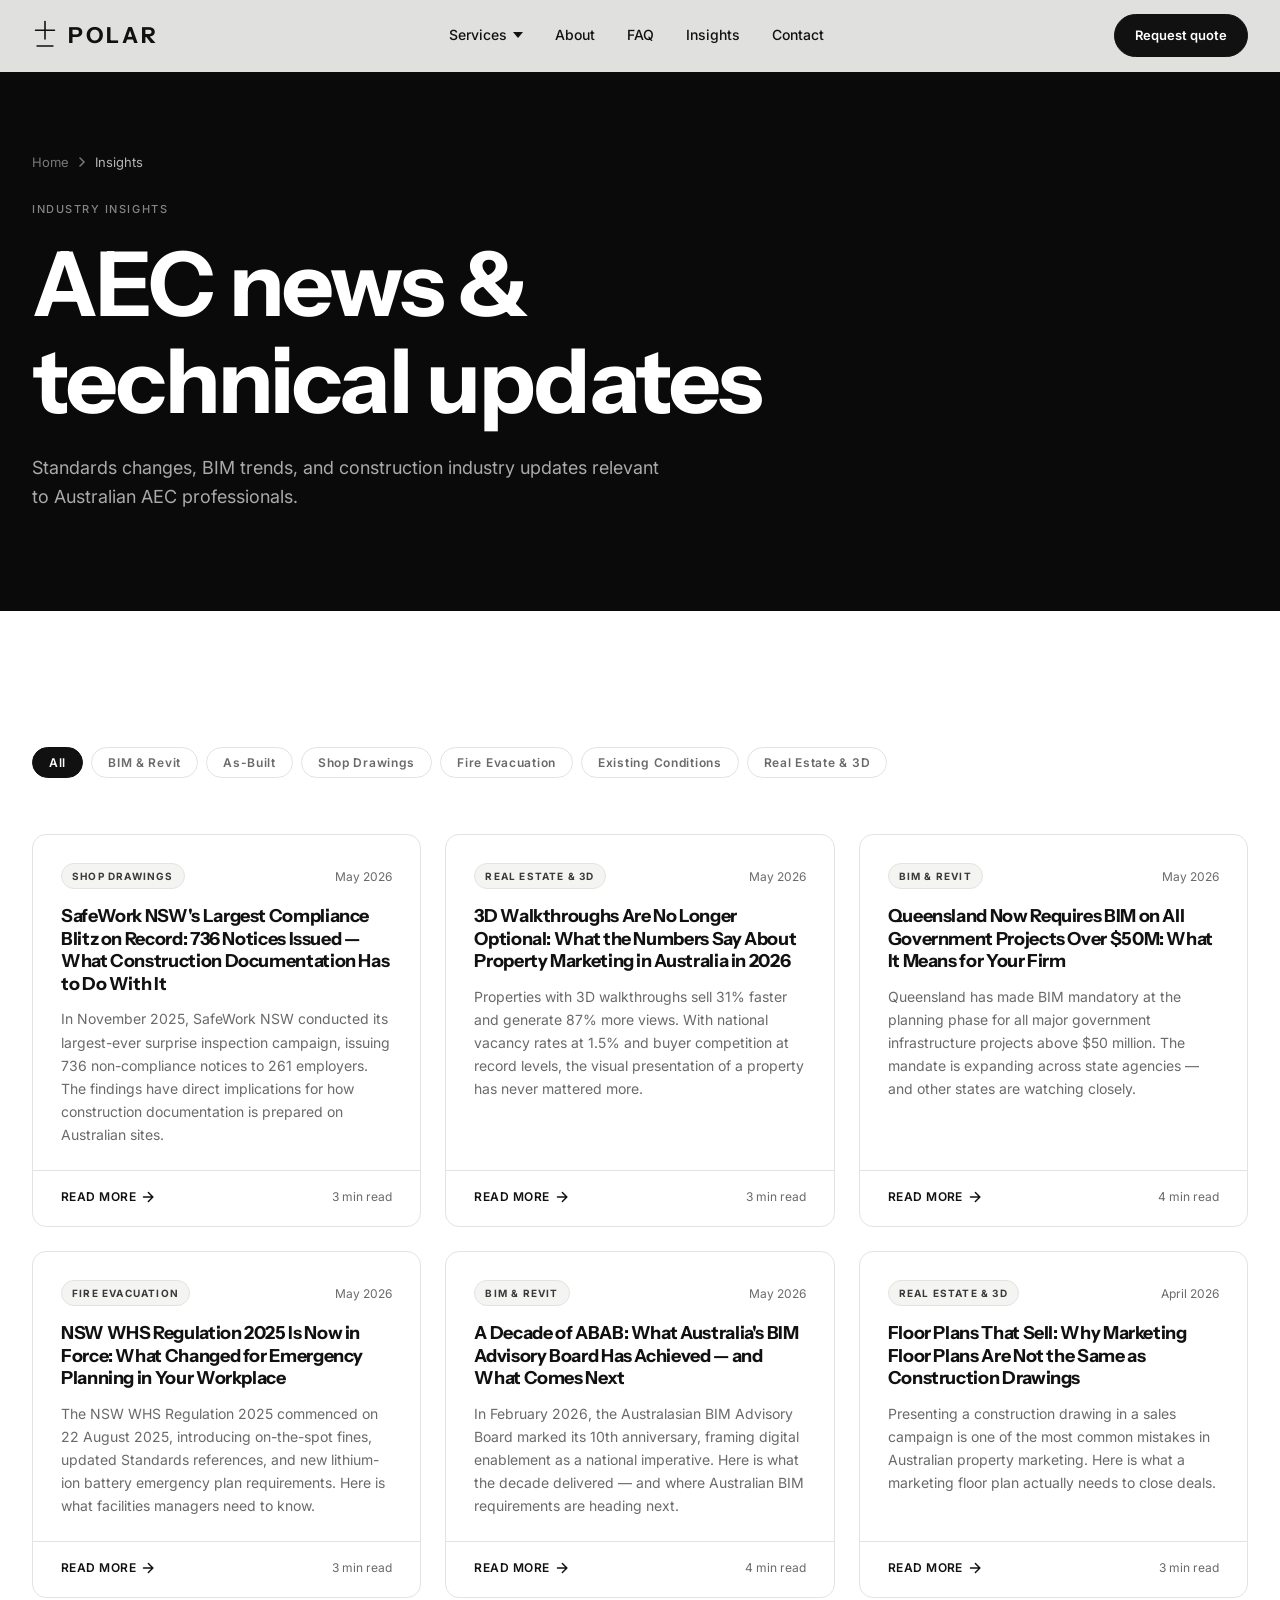
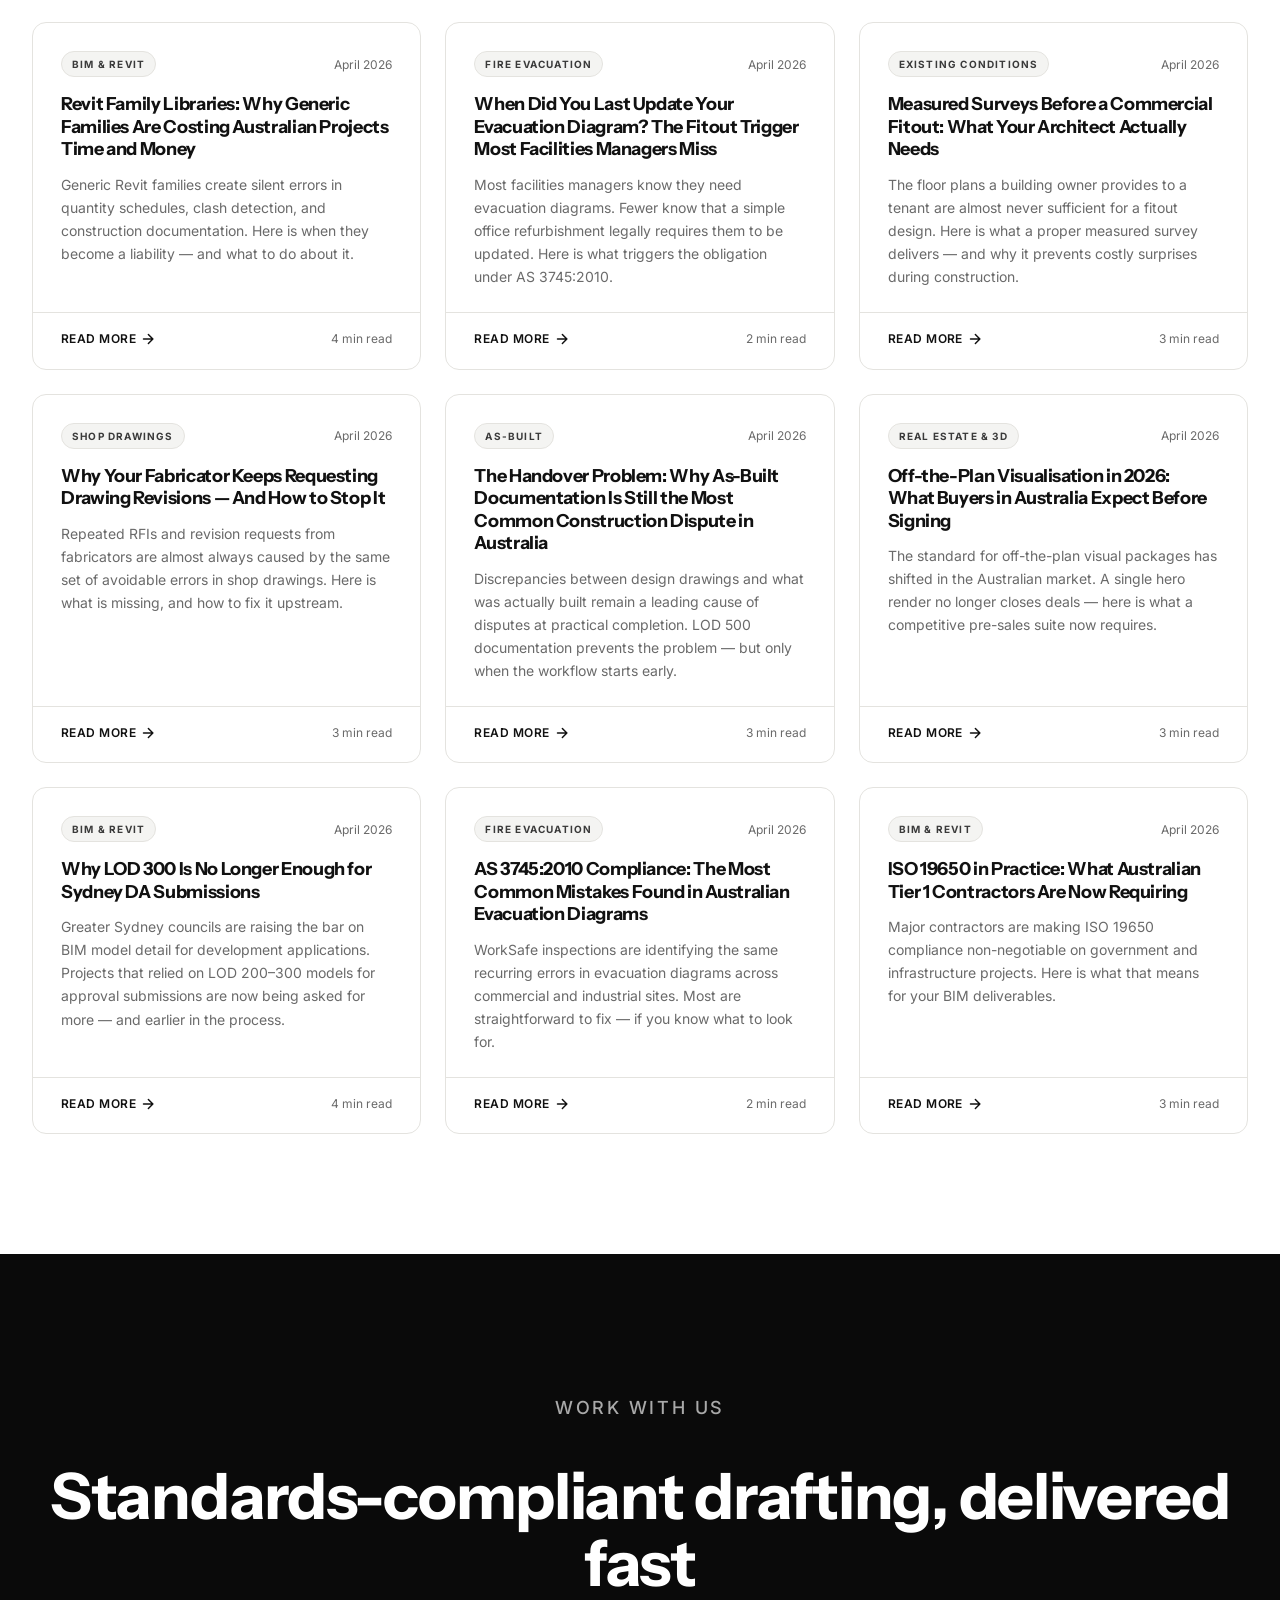
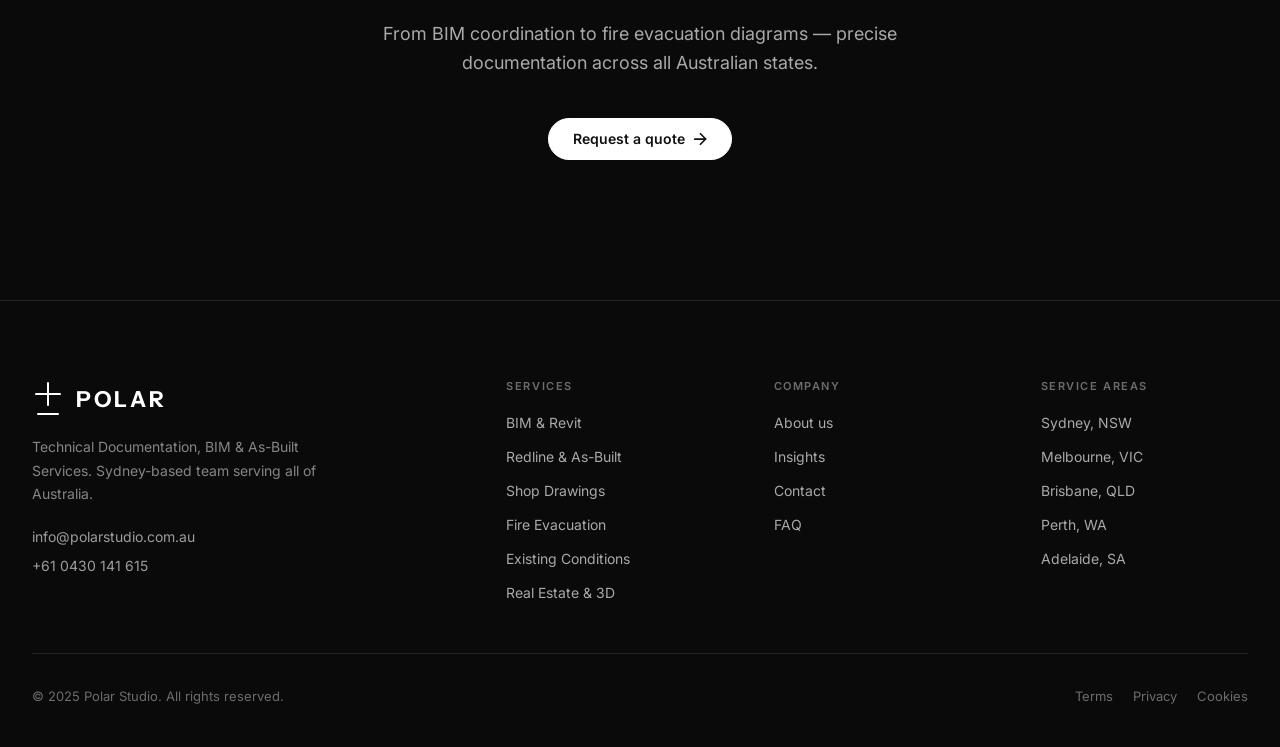
<file: insights.html>
<!DOCTYPE html>
<html lang="en">
<head>
<meta charset="UTF-8"/>
<meta name="viewport" content="width=device-width, initial-scale=1.0"/>
<title>Industry Insights | BIM, Drafting & AEC News Australia — Polar Studio</title>
<meta name="description" content="Latest insights on BIM, technical drafting, As-Built documentation and Australian construction standards. Expert commentary from Polar Studio's Sydney-based team."/>
<meta name="keywords" content="BIM news Australia, AEC industry insights, ISO 19650 updates, AS 1100 standards, technical drafting Australia, Revit BIM trends"/>
<link rel="canonical" href="https://polarstudio.com.au/insights.html"/>
<link rel="icon" href="favicon.svg" type="image/svg+xml"/>
<link rel="preconnect" href="https://fonts.googleapis.com"/>
<link rel="preconnect" href="https://fonts.gstatic.com" crossorigin/>
<link href="https://fonts.googleapis.com/css2?family=Instrument+Sans:wght@400;500;600;700&family=Inter:wght@300;400;500;600;700&display=swap" rel="stylesheet"/>
<link rel="stylesheet" href="polar.css"/>
<style>

/* ── INSIGHTS PAGE ── */
.insights-grid {
  display: grid;
  grid-template-columns: repeat(3, 1fr);
  gap: 24px;
  margin-top: 56px;
}

.news-card {
  background: var(--bg-alt);
  border: 1px solid var(--line);
  border-radius: var(--radius-lg);
  overflow: hidden;
  cursor: pointer;
  transition: border-color 0.2s, transform 0.2s, box-shadow 0.2s;
  display: flex;
  flex-direction: column;
}
.news-card:hover {
  border-color: var(--ink);
  transform: translateY(-3px);
  box-shadow: 0 12px 40px rgba(0,0,0,0.1);
}
.news-card-body {
  padding: 28px 28px 24px;
  flex: 1;
  display: flex;
  flex-direction: column;
}
.news-meta {
  display: flex;
  align-items: center;
  gap: 10px;
  margin-bottom: 16px;
  flex-wrap: wrap;
}
.news-tag {
  font-size: 10px;
  font-weight: 700;
  letter-spacing: 0.12em;
  text-transform: uppercase;
  padding: 4px 10px;
  border-radius: 100px;
  background: var(--bg);
  border: 1px solid var(--line);
  color: var(--ink-soft);
}
.news-date {
  font-size: 12px;
  color: var(--ink-mute);
  margin-left: auto;
}
.news-card h3 {
  font-family: var(--font-display);
  font-size: 18px;
  font-weight: 700;
  letter-spacing: -0.02em;
  line-height: 1.25;
  color: var(--ink);
  margin-bottom: 12px;
}
.news-card p {
  font-size: 14px;
  color: var(--ink-mute);
  line-height: 1.65;
  flex: 1;
}
.news-card-footer {
  padding: 16px 28px 20px;
  border-top: 1px solid var(--line);
  display: flex;
  align-items: center;
  justify-content: space-between;
}
.news-read-more {
  font-size: 12px;
  font-weight: 600;
  color: var(--ink);
  display: flex;
  align-items: center;
  gap: 6px;
  letter-spacing: 0.04em;
  text-transform: uppercase;
}
.news-read-more svg { width: 12px; height: 12px; transition: transform 0.2s; }
.news-card:hover .news-read-more svg { transform: translateX(3px); }
.news-read-time { font-size: 12px; color: var(--ink-mute); }

/* ── MODAL ──
   Key fix: modal is display:flex + flex-direction:column.
   modal-header and modal-footer are flex-shrink:0 (never scroll, never overlap).
   modal-scroll is flex:1 + overflow-y:auto (ONLY this element scrolls).
   Result: zero overlap between header/title and body content. */
.modal-overlay {
  display: none;
  position: fixed;
  inset: 0;
  background: rgba(0,0,0,0.55);
  backdrop-filter: blur(4px);
  -webkit-backdrop-filter: blur(4px);
  z-index: 200;
  align-items: center;
  justify-content: center;
  padding: 24px;
}
.modal-overlay.open { display: flex; }

.modal {
  background: var(--bg-alt);
  border-radius: 16px;
  max-width: 680px;
  width: 100%;
  max-height: 88vh;
  /* Flex column: header fixed, body scrolls, footer fixed */
  display: flex;
  flex-direction: column;
  overflow: hidden;
  box-shadow: 0 32px 80px rgba(0,0,0,0.25);
  animation: modalIn 0.25s cubic-bezier(.2,.6,.2,1) forwards;
}
@keyframes modalIn {
  from { opacity: 0; transform: translateY(16px) scale(0.98); }
  to   { opacity: 1; transform: translateY(0) scale(1); }
}

/* HEADER — fixed, never scrolls */
.modal-header {
  padding: 28px 32px 20px;
  border-bottom: 1px solid var(--line);
  flex-shrink: 0;
  background: var(--bg-alt);
}
.modal-header-top {
  display: flex;
  align-items: flex-start;
  justify-content: space-between;
  gap: 16px;
  margin-bottom: 12px;
}
.modal-close {
  width: 32px; height: 32px;
  border-radius: 50%;
  background: var(--bg);
  border: 1px solid var(--line);
  display: flex; align-items: center; justify-content: center;
  cursor: pointer; flex-shrink: 0;
  transition: background 0.15s;
}
.modal-close:hover { background: var(--line); }
.modal-close svg { width: 14px; height: 14px; }
.modal-meta { display: flex; align-items: center; gap: 10px; flex-wrap: wrap; }
.modal-title {
  font-family: var(--font-display);
  font-size: clamp(19px, 2.6vw, 27px);
  font-weight: 700;
  letter-spacing: -0.02em;
  line-height: 1.18;
  color: var(--ink);
}

/* SCROLLABLE ZONE — only this scrolls */
.modal-scroll {
  flex: 1;
  overflow-y: auto;
  overscroll-behavior: contain;
  scrollbar-width: thin;
  scrollbar-color: var(--line) transparent;
}
.modal-scroll::-webkit-scrollbar { width: 4px; }
.modal-scroll::-webkit-scrollbar-track { background: transparent; }
.modal-scroll::-webkit-scrollbar-thumb { background: var(--line); border-radius: 4px; }

.modal-body { padding: 28px 32px 24px; }
.modal-body p {
  font-size: 15px;
  color: var(--ink-soft);
  line-height: 1.8;
  margin-bottom: 18px;
}
.modal-body p:last-child { margin-bottom: 0; }
.modal-body h4 {
  font-family: var(--font-display);
  font-size: 16px; font-weight: 700;
  color: var(--ink);
  margin: 26px 0 10px;
}
.modal-body ul {
  list-style: none; padding: 0;
  margin: 0 0 18px;
  display: flex; flex-direction: column; gap: 8px;
}
/* li uses position:relative + padding-left for the bullet dot.
   This allows strong { display:block } to actually create a new line,
   since li is no longer a flex container. */
.modal-body ul li {
  position: relative;
  padding-left: 16px;
  font-size: 15px;
  color: var(--ink-soft);
  line-height: 1.65;
}
.modal-body ul li::before {
  content: '';
  position: absolute;
  left: 0;
  top: 10px;
  width: 5px; height: 5px;
  background: var(--ink-mute);
  border-radius: 50%;
  flex-shrink: 0;
}
.modal-body ul li strong {
  display: block;
  color: var(--ink);
  font-weight: 600;
  margin-bottom: 2px;
}

/* Sources block */
.modal-sources {
  margin-top: 28px;
  padding-top: 20px;
  border-top: 1px solid var(--line);
}
.modal-sources-title {
  font-size: 10px; font-weight: 700;
  letter-spacing: 0.14em; text-transform: uppercase;
  color: var(--ink-mute); margin-bottom: 10px;
}
.modal-sources ul { margin: 0; gap: 5px; }
.modal-sources ul li::before { display: none; }
.modal-sources ul li { font-size: 13px; color: var(--ink-mute); gap: 0; }
.modal-sources ul li a {
  color: var(--ink-mute);
  text-decoration: underline;
  text-decoration-color: var(--line);
  transition: color 0.15s;
}
.modal-sources ul li a:hover { color: var(--ink); }

/* FOOTER — fixed, never scrolls */
.modal-footer {
  padding: 16px 32px 20px;
  border-top: 1px solid var(--line);
  display: flex; align-items: center;
  justify-content: space-between;
  flex-wrap: wrap; gap: 12px;
  flex-shrink: 0;
  background: var(--bg-alt);
}
.modal-standard {
  display: inline-flex; align-items: center;
  font-size: 11px; font-weight: 600;
  letter-spacing: 0.08em;
  padding: 5px 12px;
  background: var(--bg);
  border: 1px solid var(--line);
  border-radius: 100px;
  color: var(--ink-soft);
  margin: 2px 2px 0 0;
}

/* ── FILTER BAR ── */
.filter-bar {
  display: flex; align-items: center;
  gap: 8px; flex-wrap: wrap; margin-top: 16px;
}
.filter-btn {
  font-size: 12px; font-weight: 600;
  letter-spacing: 0.06em;
  padding: 7px 16px;
  border-radius: 100px;
  border: 1px solid var(--line);
  background: var(--bg-alt);
  color: var(--ink-mute);
  cursor: pointer; transition: all 0.15s;
  font-family: var(--font-body);
}
.filter-btn:hover, .filter-btn.active {
  background: var(--ink); color: var(--bg-alt); border-color: var(--ink);
}

/* ── EMPTY STATE ── */
.insights-empty {
  grid-column: 1 / -1; text-align: center;
  padding: 80px 24px; color: var(--ink-mute); font-size: 15px;
}

/* ── RESPONSIVE ── */
@media (max-width: 1024px) { .insights-grid { grid-template-columns: repeat(2, 1fr); } }
@media (max-width: 640px) {
  .insights-grid { grid-template-columns: 1fr; }
  .modal { border-radius: 12px; max-height: 93vh; }
  .modal-header { padding: 20px 20px 16px; }
  .modal-body { padding: 20px 20px 20px; }
  .modal-footer { padding: 14px 20px 18px; }
}
</style>
</head>
<body>

<!-- NAV -->
<nav class="nav" id="mainNav">
  <div class="nav-inner">
    <a href="index.html" class="nav-logo" aria-label="Polar Studio Home">
      <svg class="nav-logo-icon" viewBox="0 0 32 38" fill="none"><line x1="16" y1="2" x2="16" y2="24" stroke="currentColor" stroke-width="2" stroke-linecap="round"/><line x1="4" y1="13" x2="28" y2="13" stroke="currentColor" stroke-width="2" stroke-linecap="round"/><line x1="6" y1="33" x2="26" y2="33" stroke="currentColor" stroke-width="2" stroke-linecap="round"/></svg>
      <span class="nav-logo-text">POLAR</span>
    </a>
    <div class="nav-links">
      <div class="nav-dropdown">
        <span class="nav-dropdown-toggle">Services <svg viewBox="0 0 10 6" fill="currentColor"><path d="M0 0l5 6 5-6z"/></svg></span>
        <div class="nav-dropdown-panel">
          <a href="index.html#bim" class="mega-link"><span class="mega-link-icon"><svg viewBox="0 0 24 24" fill="none"><path d="M12 2L2 7l10 5 10-5-10-5zM2 17l10 5 10-5M2 12l10 5 10-5" stroke="currentColor" stroke-width="1.5" stroke-linejoin="round"/></svg></span><div><strong>BIM &amp; Revit Support</strong><span>LOD 200–500, ISO 19650 certified</span></div></a>
          <a href="index.html#redline" class="mega-link"><span class="mega-link-icon"><svg viewBox="0 0 24 24" fill="none"><path d="M11 4H4a2 2 0 0 0-2 2v14a2 2 0 0 0 2 2h14a2 2 0 0 0 2-2v-7M18.5 2.5a2.1 2.1 0 0 1 3 3L12 15l-4 1 1-4z" stroke="currentColor" stroke-width="1.5" stroke-linecap="round" stroke-linejoin="round"/></svg></span><div><strong>Redline &amp; As-Built</strong><span>Convert markups to digital files</span></div></a>
          <a href="index.html#shop" class="mega-link"><span class="mega-link-icon"><svg viewBox="0 0 24 24" fill="none"><rect x="3" y="3" width="18" height="18" rx="2" stroke="currentColor" stroke-width="1.5"/><path d="M3 9h18M9 21V9" stroke="currentColor" stroke-width="1.5"/></svg></span><div><strong>Shop Drawings</strong><span>Fabrication-ready drafting</span></div></a>
          <a href="index.html#fire" class="mega-link"><span class="mega-link-icon"><svg viewBox="0 0 24 24" fill="none"><path d="M12 2s-5 5-5 10a5 5 0 0 0 10 0c0-3-2-5-2-8-2 2-3 5-3 5s-2-3 0-7z" stroke="currentColor" stroke-width="1.5" stroke-linejoin="round"/></svg></span><div><strong>Fire Evacuation</strong><span>AS 3745:2010 compliant</span></div></a>
          <a href="index.html#existing" class="mega-link"><span class="mega-link-icon"><svg viewBox="0 0 24 24" fill="none"><path d="M21 10c0 7-9 13-9 13s-9-6-9-13a9 9 0 0 1 18 0z" stroke="currentColor" stroke-width="1.5"/><circle cx="12" cy="10" r="3" stroke="currentColor" stroke-width="1.5"/></svg></span><div><strong>Existing Conditions</strong><span>Precise on-site measurement</span></div></a>
          <a href="index.html#realestate" class="mega-link"><span class="mega-link-icon"><svg viewBox="0 0 24 24" fill="none"><path d="M3 9l9-7 9 7v11a2 2 0 0 1-2 2H5a2 2 0 0 1-2-2z" stroke="currentColor" stroke-width="1.5"/><path d="M9 22V12h6v10" stroke="currentColor" stroke-width="1.5"/></svg></span><div><strong>Real Estate &amp; 3D</strong><span>Marketing visuals &amp; rendering</span></div></a>
        </div>
      </div>
      <a href="about.html" class="nav-link">About</a>
      <a href="index.html#faq" class="nav-link">FAQ</a>
      <a href="insights.html" class="nav-link">Insights</a>
      <a href="contact.html" class="nav-link">Contact</a>
    </div>
    <a href="contact.html" class="nav-cta">Request quote</a>
    <button class="nav-mobile-toggle" id="mobileToggle" aria-label="Menu" aria-expanded="false">
      <svg class="icon-menu" viewBox="0 0 24 24" fill="none" stroke="currentColor" stroke-width="1.5"><line x1="4" y1="12" x2="20" y2="12"/><line x1="4" y1="6" x2="20" y2="6"/><line x1="4" y1="18" x2="20" y2="18"/></svg>
      <svg class="icon-close" viewBox="0 0 24 24" fill="none" stroke="currentColor" stroke-width="1.5"><line x1="6" y1="6" x2="18" y2="18"/><line x1="18" y1="6" x2="6" y2="18"/></svg>
    </button>
  </div>
  <div id="mm" class="mobile-menu">
    <a href="index.html#bim">BIM &amp; Revit Support</a>
    <a href="index.html#redline">Redline &amp; As-Built</a>
    <a href="index.html#shop">Shop Drawings</a>
    <a href="index.html#fire">Fire Evacuation</a>
    <a href="index.html#existing">Existing Conditions</a>
    <a href="index.html#realestate">Real Estate &amp; 3D</a>
    <a href="about.html">About</a>
    <a href="index.html#faq">FAQ</a>
    <a href="insights.html">Insights</a>
    <a href="contact.html" class="mobile-cta">Request quote →</a>
  </div>
</nav>

<!-- PAGE HERO -->
<section class="page-hero">
  <div class="container">
    <nav class="breadcrumb" aria-label="Breadcrumb">
      <a href="index.html">Home</a>
      <svg width="10" height="10" viewBox="0 0 10 10" fill="none"><path d="M3 1l4 4-4 4" stroke="currentColor" stroke-width="1.5" stroke-linecap="round"/></svg>
      <span>Insights</span>
    </nav>
    <p class="eyebrow">Industry Insights</p>
    <h1 class="h1">AEC news &amp;<br/>technical updates</h1>
    <p class="lead">Standards changes, BIM trends, and construction industry updates relevant to Australian AEC professionals.</p>
  </div>
</section>

<!-- INSIGHTS MAIN -->
<section class="section section-white">
  <div class="container">
    <div class="filter-bar" id="filterBar">
      <button class="filter-btn active" data-filter="all" onclick="filterNews(this,'all')">All</button>
      <button class="filter-btn" data-filter="BIM &amp; Revit" onclick="filterNews(this,'BIM &amp; Revit')">BIM &amp; Revit</button>
      <button class="filter-btn" data-filter="As-Built" onclick="filterNews(this,'As-Built')">As-Built</button>
      <button class="filter-btn" data-filter="Shop Drawings" onclick="filterNews(this,'Shop Drawings')">Shop Drawings</button>
      <button class="filter-btn" data-filter="Fire Evacuation" onclick="filterNews(this,'Fire Evacuation')">Fire Evacuation</button>
      <button class="filter-btn" data-filter="Existing Conditions" onclick="filterNews(this,'Existing Conditions')">Existing Conditions</button>
      <button class="filter-btn" data-filter="Real Estate &amp; 3D" onclick="filterNews(this,'Real Estate &amp; 3D')">Real Estate &amp; 3D</button>
    </div>
    <div class="insights-grid" id="newsGrid"></div>
  </div>
</section>

<!-- CTA -->
<section class="cta-final">
  <div class="container">
    <p class="eyebrow">Work with us</p>
    <h2 class="h2" style="color:var(--bg-alt);">Standards-compliant drafting, delivered fast</h2>
    <p>From BIM coordination to fire evacuation diagrams — precise documentation across all Australian states.</p>
    <a href="contact.html" class="btn btn-light btn-arrow">Request a quote
      <svg viewBox="0 0 16 16" fill="none"><path d="M2 8h12.5M14.5 8L8.5 2M14.5 8l-6 6" stroke="currentColor" stroke-width="2" stroke-linecap="round" stroke-linejoin="round"/></svg>
    </a>
  </div>
</section>

<!-- FOOTER -->
<footer>
  <div class="container">
    <div class="footer-grid">
      <div class="footer-brand-block">
        <a href="index.html" class="footer-logo">
          <svg class="footer-logo-icon" viewBox="0 0 32 38" fill="none"><line x1="16" y1="2" x2="16" y2="24" stroke="currentColor" stroke-width="2" stroke-linecap="round"/><line x1="4" y1="13" x2="28" y2="13" stroke="currentColor" stroke-width="2" stroke-linecap="round"/><line x1="6" y1="33" x2="26" y2="33" stroke="currentColor" stroke-width="2" stroke-linecap="round"/></svg>
          <span class="footer-brand-text">POLAR</span>
        </a>
        <p class="footer-desc">Technical Documentation, BIM &amp; As-Built Services. Sydney-based team serving all of Australia.</p>
        <div class="footer-contact">
          <a href="mailto:info@polarstudio.com.au">info@polarstudio.com.au</a>
          <a href="tel:+61430141615">+61 0430 141 615</a>
        </div>
      </div>
      <div class="footer-col">
        <h4>Services</h4>
        <ul>
          <li><a href="index.html#bim">BIM &amp; Revit</a></li>
          <li><a href="index.html#redline">Redline &amp; As-Built</a></li>
          <li><a href="index.html#shop">Shop Drawings</a></li>
          <li><a href="index.html#fire">Fire Evacuation</a></li>
          <li><a href="index.html#existing">Existing Conditions</a></li>
          <li><a href="index.html#realestate">Real Estate &amp; 3D</a></li>
        </ul>
      </div>
      <div class="footer-col">
        <h4>Company</h4>
        <ul>
          <li><a href="about.html">About us</a></li>
          <li><a href="insights.html">Insights</a></li>
          <li><a href="contact.html">Contact</a></li>
          <li><a href="index.html#faq">FAQ</a></li>
        </ul>
      </div>
      <div class="footer-col">
        <h4>Service Areas</h4>
        <ul>
          <li><a href="index.html">Sydney, NSW</a></li>
          <li><a href="index.html">Melbourne, VIC</a></li>
          <li><a href="index.html">Brisbane, QLD</a></li>
          <li><a href="index.html">Perth, WA</a></li>
          <li><a href="index.html">Adelaide, SA</a></li>
        </ul>
      </div>
    </div>
    <div class="footer-bottom">
      <span>© 2025 Polar Studio. All rights reserved.</span>
      <div class="footer-bottom-links">
        <a href="#">Terms</a>
        <a href="#">Privacy</a>
        <a href="#">Cookies</a>
      </div>
    </div>
  </div>
</footer>

<!-- MODAL -->
<div class="modal-overlay" id="modalOverlay" onclick="handleOverlayClick(event)">
  <div class="modal" id="modal" role="dialog" aria-modal="true" aria-labelledby="modalTitle">

    <!-- HEADER — never moves -->
    <div class="modal-header">
      <div class="modal-header-top">
        <div class="modal-meta" id="modalMeta"></div>
        <button class="modal-close" onclick="closeModal()" aria-label="Close">
          <svg viewBox="0 0 14 14" fill="none"><path d="M1 1l12 12M13 1L1 13" stroke="currentColor" stroke-width="1.5" stroke-linecap="round"/></svg>
        </button>
      </div>
      <h2 class="modal-title" id="modalTitle"></h2>
    </div>

    <!-- SCROLLABLE BODY — only this scrolls -->
    <div class="modal-scroll">
      <div class="modal-body" id="modalBody"></div>
    </div>

    <!-- FOOTER — never moves -->
    <div class="modal-footer">
      <div id="modalStandards"></div>
      <a href="contact.html" class="btn btn-dark btn-arrow" style="font-size:13px;padding:10px 20px;">
        Get a quote
        <svg viewBox="0 0 16 16" fill="none"><path d="M2 8h12.5M14.5 8L8.5 2M14.5 8l-6 6" stroke="currentColor" stroke-width="2" stroke-linecap="round" stroke-linejoin="round"/></svg>
      </a>
    </div>

  </div>
</div>

<script>
// ── NAV ──
const nav = document.getElementById('mainNav');
window.addEventListener('scroll', () => { nav.classList.toggle('scrolled', window.scrollY > 20); });

// Dropdown toggle for touch/click devices
document.querySelectorAll('.nav-dropdown-toggle').forEach(toggle => {
  toggle.addEventListener('click', (e) => {
    e.stopPropagation();
    const dropdown = toggle.closest('.nav-dropdown');
    dropdown.classList.toggle('open');
  });
});
document.addEventListener('click', (e) => {
  if (!e.target.closest('.nav-dropdown')) {
    document.querySelectorAll('.nav-dropdown').forEach(d => d.classList.remove('open'));
  }
});

// Mobile menu toggle
const mm = document.getElementById('mm');
const mobileToggle = document.getElementById('mobileToggle');
mobileToggle.addEventListener('click', () => {
  const isOpen = mm.classList.toggle('open');
  document.body.classList.toggle('menu-open', isOpen);
  mobileToggle.setAttribute('aria-expanded', isOpen ? 'true' : 'false');
});
document.querySelectorAll('#mm a').forEach(a => {
  a.addEventListener('click', () => {
    mm.classList.remove('open');
    document.body.classList.remove('menu-open');
    mobileToggle.setAttribute('aria-expanded', 'false');
  });
});
document.addEventListener('keydown', (e) => {
  if (e.key === 'Escape' && mm.classList.contains('open')) {
    mm.classList.remove('open');
    document.body.classList.remove('menu-open');
    mobileToggle.setAttribute('aria-expanded', 'false');
  }
});

// ── ARTICLES ──
// To add a new article: copy one object, paste at the TOP of the array, update all fields.
const ARTICLES = [
  {
    id: 15,
    tag: "Shop Drawings",
    date: "May 2026",
    readTime: "3 min read",
    title: "SafeWork NSW's Largest Compliance Blitz on Record: 736 Notices Issued — What Construction Documentation Has to Do With It",
    summary: "In November 2025, SafeWork NSW conducted its largest-ever surprise inspection campaign, issuing 736 non-compliance notices to 261 employers. The findings have direct implications for how construction documentation is prepared on Australian sites.",
    body: `
      <h4>What the blitz found</h4>
      <p>During Safe Work Month in November 2025, SafeWork NSW deployed inspectors across construction, manufacturing, healthcare, and other sectors in a three-day unannounced campaign — the largest of its kind the regulator has conducted. Results: 736 non-compliance notices issued to 261 employers. Of those, 209 notices were for working-at-heights failures, and 175 related to unsafe mobile plant or machinery practices.</p>
      <p>The working-at-heights findings — accounting for more than 28% of all notices — are directly relevant to anyone involved in construction documentation.</p>
      <h4>The documentation connection</h4>
      <p>Working-at-heights non-compliance on construction sites almost always involves one of two root causes: inadequate safe work method statements (SWMS), or a disconnect between what the SWMS says and what the shop drawings and construction documentation actually show.</p>
      <p>When shop drawings do not clearly indicate fall-risk zones, edge conditions, or the sequence of installation for elements that require elevated access, the SWMS the contractor produces cannot accurately reflect site conditions. The result is a document that satisfies the paperwork requirement but does not reflect physical reality — precisely the gap that WorkSafe inspectors are trained to identify.</p>
      <h4>What changed with the NSW WHS Regulation 2025</h4>
      <p>The NSW WHS Regulation 2025, which commenced 22 August 2025, strengthened several provisions relevant to construction documentation. New penalty notice offences under Schedule 18A allow SafeWork NSW to issue on-the-spot fines for certain breaches — removing the previous step of issuing an improvement notice first. The regulation also updated references to current Australian Standards, including AS/NZS 3012:2019 for electrical installations on construction sites.</p>
      <ul>
        <li><strong>Shop drawings and fall risk:</strong>
        Edge conditions, penetrations, and roof access points must be clearly indicated — not left to site interpretation.</li>
        <li><strong>Temporary works documentation:</strong>
        If a fabricated element requires temporary propping or elevated installation, that sequence belongs in the drawing package, not only in a separate SWMS.</li>
        <li><strong>Current Australian Standards references:</strong>
        The 2025 Regulation references current standards. Drawings referencing superseded standards are a compliance flag during inspection.</li>
        <li><strong>Coordination with the principal contractor:</strong>
        Shop drawing packages issued without coordination against the principal's site safety plan create liability exposure for the issuing engineer or architect.</li>
      </ul>
      <div class="modal-sources">
        <div class="modal-sources-title">Further reading &amp; sources</div>
        <ul>
          <li><a href="https://www.safework.nsw.gov.au" target="_blank" rel="noopener">SafeWork NSW — WHS Regulation 2025 and compliance campaigns</a></li>
          <li><a href="https://www.safeworkaustralia.gov.au/media-centre/news/amendments-model-whs-laws-published" target="_blank" rel="noopener">Safe Work Australia — Model WHS laws amendments, December 2025</a></li>
          <li><a href="https://www.standards.org.au" target="_blank" rel="noopener">Standards Australia — AS/NZS 3012:2019 Electrical installations on construction sites</a></li>
          <li><a href="https://www.worksafetyhub.com.au" target="_blank" rel="noopener">Work Safety Hub — Weekly WHS Round-Up, December 2025</a></li>
        </ul>
      </div>
    `,
    standards: ["NSW WHS 2025", "AS/NZS 3012", "AS 4100", "SWMS"]
  },
  {
    id: 14,
    tag: "Real Estate & 3D",
    date: "May 2026",
    readTime: "3 min read",
    title: "3D Walkthroughs Are No Longer Optional: What the Numbers Say About Property Marketing in Australia in 2026",
    summary: "Properties with 3D walkthroughs sell 31% faster and generate 87% more views. With national vacancy rates at 1.5% and buyer competition at record levels, the visual presentation of a property has never mattered more.",
    body: `
      <h4>The numbers that changed the conversation</h4>
      <p>For several years, 3D walkthroughs and virtual tours were positioned as a premium add-on in Australian property marketing. That positioning has shifted decisively in 2026. Properties featuring 3D walkthroughs sell 31% faster and achieve prices approximately 9% higher than comparable listings with static photography alone. Virtual tours generate 87% more views on listing portals including Domain and realestate.com.au, and deliver 300% more viewer engagement compared to flat imagery.</p>
      <h4>Why the Australian market reached this point</h4>
      <p>National vacancy rates sit at approximately 1.5–1.6%, meaning buyers are competing for constrained supply. Properties that can be assessed remotely — by interstate buyers, overseas investors, and time-poor owner-occupiers — have a structural advantage. Perth is forecast to see price growth of 10–12% in 2026, and mid-sized cities are outperforming Sydney and Melbourne on growth metrics. This geographic spread of demand makes virtual presentation tools operationally necessary for developers targeting buyers who are not within driving distance of the site.</p>
      <h4>What a 2026 standard visual package looks like</h4>
      <ul>
        <li><strong>3D walkthrough or virtual tour:</strong>
        Spatial capture or rendered walkthrough allowing buyers to navigate the property independently, measure rooms, and assess spatial flow without a physical visit.</li>
        <li><strong>AI-enhanced virtual staging:</strong>
        Empty or under-construction spaces presented with furniture and finishes. Multiple styling options for different buyer demographics are now standard on competitive listings.</li>
        <li><strong>Accurate marketing floor plans:</strong>
        The foundation of every visual package. A 3D walkthrough produced from an inaccurate floor plan creates the same legal risk as a static render from an uncoordinated DA drawing.</li>
        <li><strong>Aerial and streetscape renders:</strong>
        Contextual imagery showing the property in its neighbourhood — particularly important for off-the-plan projects where surroundings are part of the value proposition.</li>
      </ul>
      <h4>The floor plan accuracy problem that virtual tours expose</h4>
      <p>One unintended consequence of immersive 3D presentations is that inaccuracies in the underlying floor plan documentation become immediately visible to buyers. A static render can obscure an awkward column position or a ceiling height that does not match expectations. A 3D walkthrough produced from uncoordinated documentation cannot. Developers who invest in high-quality visual presentations but base them on DA-stage drawings rather than coordinated construction documentation are creating a gap that buyers will now detect — and that regulators in NSW and Victoria are monitoring under off-the-plan disclosure legislation.</p>
      <div class="modal-sources">
        <div class="modal-sources-title">Further reading &amp; sources</div>
        <ul>
          <li><a href="https://propertyrender.com/3d-walkthroughs-property-developments-best-practices-2026/" target="_blank" rel="noopener">PropertyRender.com — 3D Walkthroughs Best Practices 2026</a></li>
          <li><a href="https://imagtor.com/blog/key-housing-trends-in-australia-for-2026/" target="_blank" rel="noopener">Imagtor — Key Housing Trends in Australia for 2026</a></li>
          <li><a href="https://www.planning.nsw.gov.au" target="_blank" rel="noopener">NSW Department of Planning — Off-the-plan disclosure obligations</a></li>
          <li><a href="https://www.proptrack.com.au" target="_blank" rel="noopener">PropTrack — Australian property market data 2026</a></li>
        </ul>
      </div>
    `,
    standards: ["Off-the-Plan", "3D Visualisation", "NSW Planning"]
  },
  {
    id: 13,
    tag: "BIM & Revit",
    date: "May 2026",
    readTime: "4 min read",
    title: "Queensland Now Requires BIM on All Government Projects Over $50M: What It Means for Your Firm",
    summary: "Queensland has made BIM mandatory at the planning phase for all major government infrastructure projects above $50 million. The mandate is expanding across state agencies — and other states are watching closely.",
    body: `
      <h4>The Queensland mandate and where it stands</h4>
      <p>Queensland has been the most advanced Australian state in terms of government-mandated BIM requirements. All major government infrastructure projects valued above $50 million are now required to use BIM from the early planning phase — a threshold that captures a substantial portion of the state's infrastructure pipeline.</p>
      <p>Several of the state's major delivery agencies have developed plans to embed BIM into their project delivery processes, including the Cross River Rail Delivery Authority, the Department of Education, the Department of Health, and the Department of Transport and Main Roads. Any firm tendering for their work needs to demonstrate BIM capability from the outset.</p>
      <h4>Why the national picture matters</h4>
      <p>The Australasian BIM Advisory Board (ABAB), which marked its 10th anniversary in February 2026, has consistently pushed for national consistency in digital delivery requirements. Its 2026 communiqué reaffirmed digital enablement as a national imperative, and the board's submissions to federal government have called for BIM to be mandated on Commonwealth-funded infrastructure nationally. What Queensland has implemented for projects above $50M is likely to become a broader national standard, progressively lowering the threshold and expanding to more asset types.</p>
      <h4>What "mandatory BIM" actually requires of project teams</h4>
      <ul>
        <li><strong>A compliant BIM Execution Plan (BEP):</strong>
        A documented plan agreed before work commences, covering model uses, LOD requirements, CDE protocols, and information delivery milestones.</li>
        <li><strong>ISO 19650-aligned workflows:</strong>
        Queensland government agencies are progressively aligning procurement with ISO 19650. Firms without documented processes are increasingly disadvantaged at tender.</li>
        <li><strong>A nominated BIM coordinator:</strong>
        Large projects require a named individual responsible for model coordination, clash detection, and information management across disciplines.</li>
        <li><strong>CDE integration:</strong>
        Models must be managed through a Common Data Environment — not shared via email. Autodesk Construction Cloud, Aconex, and Procore are the most commonly specified platforms on Queensland government projects.</li>
      </ul>
      <h4>The opportunity for smaller firms</h4>
      <p>The expansion of BIM mandates creates an opportunity as well as a compliance requirement. Smaller AEC firms that develop ISO 19650-compliant workflows now will be structurally better positioned than those who treat each BIM project as a one-off. The market gap between firms that can evidence BIM capability and those that cannot is widening — fastest in Queensland, but accelerating nationally.</p>
      <div class="modal-sources">
        <div class="modal-sources-title">Further reading &amp; sources</div>
        <ul>
          <li><a href="https://www.abab.net.au" target="_blank" rel="noopener">ABAB — February 2026 Communiqué: A decade of digital enablement</a></li>
          <li><a href="https://www.dbmvircon.com/how-government-mandated-bim-standards-are-being-applied-to-projects/" target="_blank" rel="noopener">DBM Vircon — Government Mandated BIM Standards in Australia</a></li>
          <li><a href="https://www.iso.org/standard/68078.html" target="_blank" rel="noopener">ISO 19650-2: Information management during the delivery phase</a></li>
          <li><a href="https://www.tmr.qld.gov.au" target="_blank" rel="noopener">Queensland Department of Transport and Main Roads — Digital delivery</a></li>
        </ul>
      </div>
    `,
    standards: ["ISO 19650", "BIM", "BEP", "QLD Government", "CDE"]
  },
  {
    id: 12,
    tag: "Fire Evacuation",
    date: "May 2026",
    readTime: "3 min read",
    title: "NSW WHS Regulation 2025 Is Now in Force: What Changed for Emergency Planning in Your Workplace",
    summary: "The NSW WHS Regulation 2025 commenced on 22 August 2025, introducing on-the-spot fines, updated Standards references, and new lithium-ion battery emergency plan requirements. Here is what facilities managers need to know.",
    body: `
      <h4>What the NSW WHS Regulation 2025 changed</h4>
      <p>The NSW Work Health and Safety Regulation 2025 came into effect on 22 August 2025, replacing the 2017 Regulation. While retaining the existing structure, several amendments are directly relevant to emergency planning and evacuation documentation in commercial and industrial workplaces.</p>
      <p>The most operationally significant change for facilities managers is the introduction of new penalty notice offences under Schedule 18A. SafeWork NSW can now issue on-the-spot fines for certain breaches — without first issuing an improvement notice. For workplaces with out-of-date or non-compliant evacuation diagrams, this changes the risk profile of a routine inspection considerably.</p>
      <h4>New emergency planning requirements to be aware of</h4>
      <ul>
        <li><strong>Lithium-ion battery storage:</strong>
        Sites storing 25,000 kg or more of lithium-ion batteries must now lodge a copy of their emergency plan with Fire and Rescue NSW. This is a new obligation with no equivalent in the 2017 Regulation — affecting warehousing, logistics, and EV-related facilities.</li>
        <li><strong>Updated Australian Standards references:</strong>
        AS/NZS 45001:2018 replaces the older AS/NZS 4801:2001 for safety management systems. Evacuation diagrams and emergency plans that reference superseded standards are now a compliance flag.</li>
        <li><strong>Psychosocial hazards:</strong>
        The Regulation now explicitly requires PCBUs to apply the hierarchy of controls to psychosocial risks. Emergency response procedures that do not account for psychological safety events need to be reviewed.</li>
        <li><strong>Extended incident notification duties:</strong>
        Following December 2025 model WHS Act amendments, notification duties now include violent incidents and extended worker absences of 15 or more calendar days, where adopted by each jurisdiction.</li>
      </ul>
      <h4>What this means for evacuation diagrams specifically</h4>
      <p>AS 3745:2010 — which governs evacuation diagrams — has not been replaced, but the enforcement environment around it has tightened considerably. The 2025 Regulation's stronger penalty provisions, combined with SafeWork NSW's track record of large-scale compliance campaigns (736 non-compliance notices in a single November 2025 blitz), mean that out-of-date diagrams now carry a materially higher risk of generating an on-the-spot fine than they did under the 2017 Regulation.</p>
      <div class="modal-sources">
        <div class="modal-sources-title">Further reading &amp; sources</div>
        <ul>
          <li><a href="https://www.safework.nsw.gov.au" target="_blank" rel="noopener">SafeWork NSW — WHS Regulation 2025 (commenced 22 August 2025)</a></li>
          <li><a href="https://www.safeworkaustralia.gov.au/media-centre/news/amendments-model-whs-laws-published" target="_blank" rel="noopener">Safe Work Australia — Model WHS laws amendments, December 2025</a></li>
          <li><a href="https://safetypartnersaustralia.com.au/blog-new-nsw-whs-regulation-2025/" target="_blank" rel="noopener">Safety Partners Australia — NSW WHS Regulation 2025 practical guide</a></li>
          <li><a href="https://www.standards.org.au" target="_blank" rel="noopener">Standards Australia — AS/NZS 45001:2018 and AS 3745:2010</a></li>
        </ul>
      </div>
    `,
    standards: ["NSW WHS 2025", "AS 3745:2010", "AS/NZS 45001", "PCBU"]
  },
  {
    id: 11,
    tag: "BIM & Revit",
    date: "May 2026",
    readTime: "4 min read",
    title: "A Decade of ABAB: What Australia's BIM Advisory Board Has Achieved — and What Comes Next",
    summary: "In February 2026, the Australasian BIM Advisory Board marked its 10th anniversary, framing digital enablement as a national imperative. Here is what the decade delivered — and where Australian BIM requirements are heading next.",
    body: `
      <h4>Ten years of coordinated BIM adoption</h4>
      <p>The Australasian BIM Advisory Board (ABAB) was established in May 2017 by the Australasian Procurement and Construction Council (APCC) and the Australian Construction Industry Forum (ACIF), together with NATSPEC, buildingSMART, and Standards Australia. Its purpose: a coordinated approach across government, industry, and academia to BIM practices, standards, and requirements.</p>
      <p>The February 2026 communiqué, published on the occasion of ABAB's tenth anniversary, reviewed a decade of progress and sharpened focus for what the board describes as the next phase of digital transformation. The language is notably stronger than previous editions: digital enablement is framed explicitly as a "national imperative," with the infrastructure pipeline cited as the mechanism through which BIM adoption must be accelerated.</p>
      <h4>What the decade achieved</h4>
      <ul>
        <li><strong>The National BIM Portal:</strong>
        A centralised, publicly accessible repository of BIM documents, tools, and resources hosted by NATSPEC — now the primary reference point for Australian BIM implementation.</li>
        <li><strong>ISO 19650 Australian adoption:</strong>
        Standards Australia's adoption of the ISO 19650 series aligned Australia's information management requirements with the global standard, enabling Australian firms to compete on international projects and meet overseas-funded infrastructure procurement requirements.</li>
        <li><strong>State government mandates:</strong>
        Queensland's $50M+ infrastructure mandate, Transport for NSW's Digital Engineering Framework, and Victoria's Digital Asset Strategy (VDAS) all emerged within ABAB's coordination period.</li>
        <li><strong>The ABAB Digital Roadmap Generator:</strong>
        A free online tool that automates digital facility and asset management planning, allowing firms of any size to generate a customised BIM implementation roadmap.</li>
      </ul>
      <h4>Where the next decade is heading</h4>
      <p>The 2026 communiqué points to education and workforce development as the critical bottleneck — the supply of BIM-capable practitioners is not keeping pace with demand created by government mandates and private sector adoption.</p>
      <p>The push toward digital twins — persistent, live models of built assets managed under ISO 19650-3 — is also named as a priority. This represents a significant shift from BIM as a design and construction tool to BIM as an operational asset management platform. For firms producing as-built documentation, the digital twin trajectory means that LOD 500 verification workflows are becoming the foundation of long-term asset management contracts, not just a handover requirement.</p>
      <div class="modal-sources">
        <div class="modal-sources-title">Further reading &amp; sources</div>
        <ul>
          <li><a href="https://www.abab.net.au" target="_blank" rel="noopener">ABAB — February 2026 Communiqué: Marking a decade of ABAB</a></li>
          <li><a href="https://bim.natspec.org" target="_blank" rel="noopener">NATSPEC BIM Portal — National BIM Guide and resources</a></li>
          <li><a href="https://www.iso.org/standard/68078.html" target="_blank" rel="noopener">ISO 19650-2: Delivery phase information management</a></li>
          <li><a href="https://interscale.com.au/blog/what-is-bim/" target="_blank" rel="noopener">Interscale — What Is BIM and Why It's Becoming Mandatory in 2026</a></li>
        </ul>
      </div>
    `,
    standards: ["ISO 19650", "ABAB", "NATSPEC", "Digital Twins", "LOD 500"]
  },
  {
    id: 10,
    tag: "Real Estate & 3D",
    date: "April 2026",
    readTime: "3 min read",
    title: "Floor Plans That Sell: Why Marketing Floor Plans Are Not the Same as Construction Drawings",
    summary: "Presenting a construction drawing in a sales campaign is one of the most common mistakes in Australian property marketing. Here is what a marketing floor plan actually needs to close deals.",
    body: `
      <h4>Two different documents for two different audiences</h4>
      <p>A construction drawing is produced for a builder. It contains wall thicknesses, structural references, service locations, NCC annotations, and dimensioning in a format that a tradesperson or certifier can work from. A marketing floor plan is produced for a buyer. Its job is to communicate how a property feels to live in — not how it is built.</p>
      <p>The problem in Australian property marketing is that these two documents are routinely confused. Agents receive a PDF of the architect's DA drawings and paste them into brochures and listing portals. Buyers then try to interpret symbols and conventions they have never seen before, and in many cases simply disengage.</p>
      <h4>What makes a marketing floor plan work</h4>
      <ul>
        <li><strong>Clean, readable proportions:</strong>
        Walls shown as solid filled shapes, not double lines with hatch. The layout reads clearly at thumbnail size on a mobile screen.</li>
        <li><strong>Furniture indication:</strong>
        Beds, sofas, dining tables, and kitchen benchtops drawn to scale so buyers can assess whether their furniture will fit — the single most common question buyers have about floor plans.</li>
        <li><strong>Room names in buyer language:</strong>
        "Master bedroom" not "Bed 1". "Ensuite" not "WC/SHW". "Living and dining" not "Open plan area".</li>
        <li><strong>Solar orientation:</strong>
        North point shown clearly, ideally with a simple sun path indicator. NSW and VIC buyers in particular are highly attentive to north-facing living areas.</li>
        <li><strong>No technical clutter:</strong>
        No dimension strings, no grid references, no revision clouds, no drawing numbers, no NCC annotations. None of it is relevant to a buyer and all of it reduces clarity.</li>
      </ul>
      <h4>The legal risk of using construction drawings in marketing</h4>
      <p>In off-the-plan sales, the floor plan included in the contract of sale forms part of the disclosure documentation under state-based property legislation. Using a DA-stage architectural drawing that later changes in the construction documentation — as most do — can create a material discrepancy between what was represented at sale and what is delivered. NSW, VIC, and QLD have all strengthened off-the-plan disclosure obligations in recent years.</p>
      <p>Polar Studio produces marketing floor plan graphics directly from coordinated Revit models, ensuring the visual package reflects the construction-stage layout rather than the DA scheme.</p>
      <div class="modal-sources">
        <div class="modal-sources-title">Further reading</div>
        <ul>
          <li><a href="https://www.planning.nsw.gov.au" target="_blank" rel="noopener">NSW Department of Planning — Off-the-plan disclosure reforms</a></li>
          <li><a href="https://www.consumer.vic.gov.au" target="_blank" rel="noopener">Consumer Affairs Victoria — Off-the-plan contract requirements</a></li>
          <li><a href="https://www.reia.com.au" target="_blank" rel="noopener">Real Estate Institute of Australia (REIA)</a></li>
          <li><a href="https://www.abcb.gov.au" target="_blank" rel="noopener">Australian Building Codes Board — NCC documentation requirements</a></li>
        </ul>
      </div>
    `,
    standards: ["NSW Planning", "Off-the-Plan", "Marketing Plans"]
  },
  {
    id: 9,
    tag: "BIM & Revit",
    date: "April 2026",
    readTime: "4 min read",
    title: "Revit Family Libraries: Why Generic Families Are Costing Australian Projects Time and Money",
    summary: "Generic Revit families create silent errors in quantity schedules, clash detection, and construction documentation. Here is when they become a liability — and what to do about it.",
    body: `
      <h4>What a Revit family actually is</h4>
      <p>In Revit, a family is a parametric component — a door, a structural column, a luminaire, a piece of mechanical equipment. Every element placed in a model is an instance of a family. The quality of those families determines the quality of everything the model produces: drawings, schedules, clash detection reports, and handover documentation.</p>
      <p>Generic families are placeholder components. They represent a category of object — "a door", "a light fitting" — without encoding the specific geometry, clearances, or data of the actual product being specified. They are fast to place and look acceptable in plan view. They cause problems everywhere else.</p>
      <h4>Where generic families create real project costs</h4>
      <ul>
        <li><strong>Quantity schedules:</strong>
        A generic door family with no leaf thickness or frame depth will produce a schedule that does not match the actual product being ordered. Procurement teams then correct quantities manually — introducing both delay and the risk of further error.</li>
        <li><strong>Clash detection:</strong>
        Navisworks and other clash detection tools work from the geometry encoded in the family. A generic luminaire with no housing geometry will not clash with a sprinkler head or a duct — even when the actual products would conflict on site. The clash is found in the ceiling, not in the model.</li>
        <li><strong>ISO 19650 compliance:</strong>
        The standard requires that information delivered at each LOD is consistent and verified. A model populated with generic families at LOD 300 cannot be verified against the actual specified products. This creates a gap between what the model says and what the project record requires.</li>
        <li><strong>Construction documentation:</strong>
        Sections and details cut through generic families produce drawings that do not reflect real installation requirements — frame depths, clearances, fixing conditions — leading to RFIs from builders and fabricators.</li>
      </ul>
      <h4>When custom families are worth the investment</h4>
      <p>Not every project needs fully parametric custom families for every component. The calculation is straightforward: if an element type appears more than 15–20 times in a model, or if its geometry directly affects coordination with adjacent elements (structure, services, façade), a properly configured family pays for itself quickly in reduced RFIs and schedule errors.</p>
      <p>For repeat project types — commercial fitouts, residential developments, industrial facilities — a well-maintained family library compounds in value across projects. Polar Studio maintains project-specific family libraries to NATSPEC and ISO 19650 data standards, configurable to each client's specifications.</p>
      <div class="modal-sources">
        <div class="modal-sources-title">Further reading</div>
        <ul>
          <li><a href="https://www.natspec.com.au" target="_blank" rel="noopener">NATSPEC — National BIM Guide: model element authoring</a></li>
          <li><a href="https://www.iso.org/standard/68078.html" target="_blank" rel="noopener">ISO 19650-2: Information requirements and LOD definitions</a></li>
          <li><a href="https://www.standards.org.au" target="_blank" rel="noopener">Standards Australia — AS 1100 and technical documentation standards</a></li>
          <li><a href="https://www.autodesk.com/products/revit" target="_blank" rel="noopener">Autodesk Revit — Family authoring documentation</a></li>
        </ul>
      </div>
    `,
    standards: ["ISO 19650", "NATSPEC", "LOD 300", "Revit"]
  },
  {
    id: 8,
    tag: "Fire Evacuation",
    date: "April 2026",
    readTime: "2 min read",
    title: "When Did You Last Update Your Evacuation Diagram? The Fitout Trigger Most Facilities Managers Miss",
    summary: "Most facilities managers know they need evacuation diagrams. Fewer know that a simple office refurbishment legally requires them to be updated. Here is what triggers the obligation under AS 3745:2010.",
    body: `
      <h4>The trigger most businesses miss</h4>
      <p>AS 3745:2010 — Planning for Emergencies in Facilities — is clear on the update requirement: evacuation diagrams must be reviewed and updated whenever a material change is made to the facility. The difficulty is that "material change" is interpreted narrowly by many facilities managers — typically as a major structural renovation — when in practice the threshold is much lower.</p>
      <p>A new office fitout that repositions workstations, installs a new partitioned meeting room, or relocates a fire extinguisher constitutes a material change. A change in tenancy that alters the occupancy pattern of a floor is a material change. Even a building management system upgrade that relocates warden intercom phone points triggers a review obligation.</p>
      <h4>Physical changes that require a diagram update</h4>
      <ul>
        <li><strong>New or relocated partitions:</strong>
        Any change to the floor plan that alters egress paths or sightlines to exit signage.</li>
        <li><strong>Changes to exit doors:</strong>
        Relocation, addition, or removal of any exit — including the installation of new access control on a previously open door.</li>
        <li><strong>Fire safety equipment moved or added:</strong>
        Extinguishers, hose reels, AEDs, warden intercom phones — all must be shown at their current locations.</li>
        <li><strong>Change in assembly area:</strong>
        If the building's designated assembly point changes — a common outcome of surrounding development or changed access — all diagrams must be updated.</li>
        <li><strong>Change of occupancy or tenancy:</strong>
        A new tenant taking a floor alters the emergency warden structure and may change evacuation routes.</li>
      </ul>
      <h4>What happens in a WorkSafe inspection</h4>
      <p>State WHS regulators across NSW, VIC, QLD, WA, and SA treat out-of-date evacuation diagrams as a compliance failure. Inspectors check the diagram against the physical floor plan. Where they do not match, improvement notices are issued. In more serious cases — particularly where the diagram shows an exit that no longer exists, or omits a recently installed hazard — the exposure extends to the PCBU (person conducting a business or undertaking) directly.</p>
      <p>Polar Studio produces updated AS 3745:2010 compliant diagrams with a standard turnaround of 48–72 hours from receipt of current floor plans. If plans are not available, we can work from a site visit and measurements.</p>
      <div class="modal-sources">
        <div class="modal-sources-title">Further reading</div>
        <ul>
          <li><a href="https://www.standards.org.au" target="_blank" rel="noopener">Standards Australia — AS 3745:2010 Planning for Emergencies in Facilities</a></li>
          <li><a href="https://www.safeworkaustralia.gov.au" target="_blank" rel="noopener">Safe Work Australia — Emergency plans: employer obligations</a></li>
          <li><a href="https://www.safework.nsw.gov.au" target="_blank" rel="noopener">SafeWork NSW — WHS inspection and improvement notices</a></li>
          <li><a href="https://www.worksafe.vic.gov.au" target="_blank" rel="noopener">WorkSafe Victoria — Emergency management compliance</a></li>
        </ul>
      </div>
    `,
    standards: ["AS 3745:2010", "WHS", "PCBU"]
  },
  {
    id: 7,
    tag: "Existing Conditions",
    date: "April 2026",
    readTime: "3 min read",
    title: "Measured Surveys Before a Commercial Fitout: What Your Architect Actually Needs",
    summary: "The floor plans a building owner provides to a tenant are almost never sufficient for a fitout design. Here is what a proper measured survey delivers — and why it prevents costly surprises during construction.",
    body: `
      <h4>Why the landlord's drawings are not enough</h4>
      <p>When a tenant engages an architect for a commercial fitout, the starting point is almost always a PDF floor plan provided by the building owner or property manager. These drawings are typically produced from the original construction documentation — which may be 10, 20, or 30 years old — and have rarely been updated to reflect the cumulative effect of previous tenancies, service modifications, or structural changes.</p>
      <p>Using these drawings as a design base introduces risk at every stage. The architect designs to dimensions that do not exist. The fitout contractor prices from plans that do not reflect site conditions. Variations emerge during construction. The tenant pays for them.</p>
      <h4>What a measured survey actually captures</h4>
      <ul>
        <li><strong>Confirmed floor dimensions:</strong>
        Every wall, column face, and opening measured and drawn to scale — not assumed from a decades-old construction drawing.</li>
        <li><strong>Finished floor to underside of slab heights:</strong>
        The single most important dimension for a fitout. Specifying a ceiling height requires knowing what is actually available above it, including structural depth, existing services, and bulkheads.</li>
        <li><strong>Reflected ceiling plan:</strong>
        Existing lighting, sprinkler heads, diffusers, smoke detectors, and bulkhead positions — all of which must be coordinated in the new fitout design.</li>
        <li><strong>Services and riser locations:</strong>
        Electrical distribution boards, hydraulic risers, mechanical plant connections, and communications pathways. These constrain the fitout layout and cannot be relocated without significant cost.</li>
        <li><strong>Editable DWG output:</strong>
        A properly formatted AutoCAD base drawing the architect can design directly on top of — not a PDF they have to redraw from scratch.</li>
      </ul>
      <h4>The cost of skipping the survey</h4>
      <p>The most common fitout variations in Australian commercial construction are dimension-related: a joinery unit that does not fit, a meeting room that cannot achieve the specified ceiling height, a kitchen that conflicts with an existing penetration. Each variation adds cost and programme delay. A measured survey of a typical commercial floor costs a fraction of a single variation.</p>
      <p>Polar Studio carries out on-site measurement surveys across Sydney, Melbourne, Brisbane, Perth, and Adelaide, delivering AutoCAD DWG base plans typically within 3–5 business days of site visit.</p>
      <div class="modal-sources">
        <div class="modal-sources-title">Further reading</div>
        <ul>
          <li><a href="https://www.standards.org.au" target="_blank" rel="noopener">Standards Australia — AS 1100.301 Architectural drawing conventions</a></li>
          <li><a href="https://www.propertycouncil.com.au" target="_blank" rel="noopener">Property Council of Australia — Commercial fitout guidelines</a></li>
          <li><a href="https://www.abcb.gov.au" target="_blank" rel="noopener">Australian Building Codes Board — NCC Volume One fitout provisions</a></li>
          <li><a href="https://www.airah.org.au" target="_blank" rel="noopener">AIRAH — Services coordination in fitout projects</a></li>
        </ul>
      </div>
    `,
    standards: ["AS 1100", "NCC", "AutoCAD DWG"]
  },
  {
    id: 6,
    tag: "Shop Drawings",
    date: "April 2026",
    readTime: "3 min read",
    title: "Why Your Fabricator Keeps Requesting Drawing Revisions — And How to Stop It",
    summary: "Repeated RFIs and revision requests from fabricators are almost always caused by the same set of avoidable errors in shop drawings. Here is what is missing, and how to fix it upstream.",
    body: `
      <h4>The revision cycle and what drives it</h4>
      <p>A shop drawing revision request from a fabricator — steel, joinery, glazing, mechanical — is not a sign of a difficult contractor. It is a sign that the drawing did not contain the information needed to fabricate the component correctly. The fabricator has two options: make an assumption and risk building something wrong, or request clarification. A competent fabricator will always choose the second.</p>
      <p>The pattern is consistent across trades: most revision requests come back to five categories of missing or ambiguous information. Fixing them upstream, before issue to the workshop, is always cheaper than fixing them after.</p>
      <h4>The five most common causes of revision requests</h4>
      <ul>
        <li><strong>Tolerances not specified:</strong>
        Workshop fabrication and site installation operate to different tolerances. A steel frame dimensioned to its exact design size with no installation tolerance noted will not fit against an in-situ concrete structure. AS/NZS 1554 (structural steel welding) and AS 4100 (steel structures) both define tolerance requirements — they must be reflected in the drawing.</li>
        <li><strong>Insufficient section views:</strong>
        A plan and elevation alone rarely contain enough information for a fabricator to price and build accurately. Junctions, connections, and fixing conditions require section cuts — particularly at corners, interfaces with structure, and points where different trades meet.</li>
        <li><strong>Normative references missing or incorrect:</strong>
        Shop drawings must reference the applicable standard for each material and process. A glazing drawing without reference to AS 1288 (glass in buildings) or a steel drawing without AS 4100 leaves the fabricator uncertain about what compliance looks like.</li>
        <li><strong>No finish or material call-outs:</strong>
        "Painted" is not a finish specification. A fabricator needs the paint system, the substrate preparation standard, and the colour reference. Without it, what gets delivered may be technically correct in form and structurally wrong in finish.</li>
        <li><strong>Drawings not coordinated with structure:</strong>
        The most expensive revision requests occur when a fabricated component arrives on site and the structure it is meant to attach to is in a different position than the drawing showed. Shop drawings must be checked against the current structural drawings before issue — not against the architectural intent drawing.</li>
      </ul>
      <p>Polar Studio produces shop drawings coordinated against current structural and services models, with full AS/NZS normative references and tolerance notes included as standard.</p>
      <div class="modal-sources">
        <div class="modal-sources-title">Further reading</div>
        <ul>
          <li><a href="https://www.standards.org.au" target="_blank" rel="noopener">Standards Australia — AS 4100 Steel structures</a></li>
          <li><a href="https://www.standards.org.au" target="_blank" rel="noopener">Standards Australia — AS/NZS 1554 Structural steel welding</a></li>
          <li><a href="https://www.standards.org.au" target="_blank" rel="noopener">Standards Australia — AS 1288 Glass in buildings</a></li>
          <li><a href="https://www.aisc.com.au" target="_blank" rel="noopener">Australian Institute of Steel Construction (AISC) — Fabrication guidance</a></li>
        </ul>
      </div>
    `,
    standards: ["AS 4100", "AS/NZS 1554", "AS 1288", "AS 1100"]
  },
  {
    id: 5,
    tag: "As-Built",
    date: "April 2026",
    readTime: "3 min read",
    title: "The Handover Problem: Why As-Built Documentation Is Still the Most Common Construction Dispute in Australia",
    summary: "Discrepancies between design drawings and what was actually built remain a leading cause of disputes at practical completion. LOD 500 documentation prevents the problem — but only when the workflow starts early.",
    body: `
      <h4>The gap between what was designed and what was built</h4>
      <p>Across Australian construction projects of all scales, one issue appears with remarkable consistency at practical completion: the as-built record does not match the physical asset. Walls in different positions, services routed around obstructions, structural elements altered during construction — all undocumented.</p>
      <p>This gap creates immediate problems. Facility managers cannot plan maintenance without knowing where services actually run. Tenants attempting fitouts discover they are working from inaccurate base drawings. Regulators reviewing compliance documentation find records that do not reflect the built state. Disputes follow.</p>
      <h4>Why redlines get lost</h4>
      <p>The Australian Institute of Building Surveyors and state-based construction bodies consistently identify documentation deficiencies as a primary factor in post-completion disputes. The pattern is well-established: redlines collected on site during construction are either lost, filed without being incorporated into final drawings, or simply never issued to the drafting team at all.</p>
      <p>The result is a handover package that is technically non-compliant with the contract — even when the physical construction itself is sound.</p>
      <h4>What LOD 500 actually means</h4>
      <p>Level of Development 500 is commonly misunderstood. It does not mean a highly detailed model — it means a <em>verified</em> model. An LOD 500 element has been field-verified: its geometry, location, and properties have been confirmed to reflect actual installed conditions, not design intent.</p>
      <p>For a genuine LOD 500 as-built record, every redline collected during construction must be incorporated, checked, and documented. That process requires a systematic workflow between site teams, project managers, and the drafting partner — established at project start, not at handover.</p>
      <h4>How to prevent the dispute before it starts</h4>
      <ul>
        <li><strong>Redline collection protocol:</strong>
        Establish the process at project start — not at practical completion.</li>
        <li><strong>Named responsibility:</strong>
        Assign redline consolidation to a specific role, not "the team".</li>
        <li><strong>Contractual LOD 500 requirement:</strong>
        Set the handover standard explicitly in the construction contract.</li>
        <li><strong>Early drafting engagement:</strong>
        Engage your drafting partner during construction, not only at the end.</li>
        <li><strong>Milestone packages:</strong>
        Issue interim as-built packages at structure complete and services rough-in complete — rather than one final push.</li>
      </ul>
      <div class="modal-sources">
        <div class="modal-sources-title">Further reading</div>
        <ul>
          <li><a href="https://www.standards.org.au" target="_blank" rel="noopener">Standards Australia — AS 1100 Technical Drawing series</a></li>
          <li><a href="https://www.iso.org/standard/75315.html" target="_blank" rel="noopener">ISO 19650-3: Information management — Operational phase of assets</a></li>
          <li><a href="https://www.aibs.com.au" target="_blank" rel="noopener">Australian Institute of Building Surveyors (AIBS)</a></li>
          <li><a href="https://www.masterbuilders.com.au" target="_blank" rel="noopener">Master Builders Australia — Contract documentation guidance</a></li>
        </ul>
      </div>
    `,
    standards: ["AS 1100", "ISO 19650-3", "LOD 500"]
  },
  {
    id: 4,
    tag: "Real Estate & 3D",
    date: "April 2026",
    readTime: "3 min read",
    title: "Off-the-Plan Visualisation in 2026: What Buyers in Australia Expect Before Signing",
    summary: "The standard for off-the-plan visual packages has shifted in the Australian market. A single hero render no longer closes deals — here is what a competitive pre-sales suite now requires.",
    body: `
      <h4>Buyer expectations have changed permanently</h4>
      <p>The combination of rising construction costs, high-profile project failures, and greater consumer sophistication has fundamentally changed what Australian property buyers accept before signing a contract on an unbuilt property. The static hero render that defined off-the-plan marketing a decade ago is no longer enough.</p>
      <p>Developers and their agents are finding that buyers — particularly in the owner-occupier segment — are doing more due diligence before exchange. They want to understand the property spatially, not just aesthetically. They want to see their specific apartment, not the project's showstopper unit. They want daylight studies, floor-to-ceiling heights confirmed visually, and kitchen and bathroom details rendered in enough resolution to make an informed decision.</p>
      <h4>What a competitive 2026 pre-sales package looks like</h4>
      <ul>
        <li><strong>Exterior renders (2–3 angles):</strong>
        Dawn or dusk lighting for hero imagery; daytime context renders expected alongside.</li>
        <li><strong>Interior renders per typology:</strong>
        At minimum, living area and master bedroom per apartment type — not per building.</li>
        <li><strong>Formatted marketing floor plans:</strong>
        Clean, dimensioned, with furniture indication — not raw CAD output.</li>
        <li><strong>Amenity renders:</strong>
        Lobby, rooftop, pool, gym — whichever amenities are part of the sales proposition.</li>
        <li><strong>Virtual staging where applicable:</strong>
        For stock that will be sold vacant, furnished renders demonstrating liveability.</li>
      </ul>
      <h4>Why floor plan accuracy matters for legal risk</h4>
      <p>A critical and often overlooked element of off-the-plan visualisation is the accuracy of the underlying floor plan. Marketing renders produced from plans that have not been properly coordinated with the structural and services models can show layouts that are not actually deliverable — column positions, service risers, or floor-to-ceiling heights that change between the DA-approved scheme and the construction documentation set.</p>
      <p>When buyers purchase based on materials that do not reflect the final product, the legal and reputational exposure for developers is significant. Starting the visualisation process from a coordinated, construction-stage floor plan — rather than the DA drawing — reduces this risk substantially.</p>
      <div class="modal-sources">
        <div class="modal-sources-title">Further reading</div>
        <ul>
          <li><a href="https://www.proptrack.com.au" target="_blank" rel="noopener">PropTrack — Australian property market research</a></li>
          <li><a href="https://www.planning.nsw.gov.au" target="_blank" rel="noopener">NSW Department of Planning — Off-the-plan contract reforms</a></li>
          <li><a href="https://www.consumer.vic.gov.au" target="_blank" rel="noopener">Consumer Affairs Victoria — Off-the-plan purchases guidance</a></li>
          <li><a href="https://www.reia.com.au" target="_blank" rel="noopener">Real Estate Institute of Australia (REIA)</a></li>
        </ul>
      </div>
    `,
    standards: ["DA Documentation", "3D Visualisation", "Marketing Plans"]
  },
  {
    id: 3,
    tag: "BIM & Revit",
    date: "April 2026",
    readTime: "4 min read",
    title: "Why LOD 300 Is No Longer Enough for Sydney DA Submissions",
    summary: "Greater Sydney councils are raising the bar on BIM model detail for development applications. Projects that relied on LOD 200–300 models for approval submissions are now being asked for more — and earlier in the process.",
    body: `
      <h4>What is changing in Sydney DA submissions</h4>
      <p>Development application requirements in Greater Sydney have been evolving steadily, driven by the NSW Government's push to integrate BIM into the planning approval process. Several councils — particularly those within the Greater Sydney Commission's strategic centres and the Transport Oriented Development (TOD) precincts — are now requesting or expecting a higher level of model maturity at DA lodgement than was standard practice even two years ago.</p>
      <p>The practical effect: models that previously qualified for DA submission at LOD 200 (massing, area schedules, basic geometry) are now being reviewed against a higher bar. Specifically, councils are asking for coordination evidence — confirmation that the proposed building envelope, structural grid, and services zones do not conflict — before they will progress an application.</p>
      <h4>What LOD 300 includes — and where its limits are</h4>
      <p>LOD 300 requires that model elements be represented as specific systems, objects, or assemblies, with accurate quantity, size, shape, location, and orientation. It is sufficient for contractor pricing and early design coordination. However, it does not include definitive connection details, specific product information, or confirmed services routing.</p>
      <p>The issue in DA submissions is not that LOD 300 is inadequate for the approval decision itself — it is that many models submitted as LOD 300 are effectively LOD 200 in all but name. The geometry is present, but the coordination has not been done.</p>
      <h4>What councils and certifiers are actually looking for</h4>
      <ul>
        <li><strong>Structural grid coordination:</strong>
        Demonstrated alignment with the architectural envelope.</li>
        <li><strong>Services zone allocation:</strong>
        Enough to confirm ceiling heights and riser locations are feasible.</li>
        <li><strong>Stair and lift core geometry:</strong>
        Confirmed at the structural level, not just the architectural.</li>
        <li><strong>Car park layout and ramp geometry:</strong>
        Checked against AS 2890.1 before lodgement.</li>
        <li><strong>Fire compartmentation zones:</strong>
        Indicated in the model or in coordinated drawings.</li>
      </ul>
      <h4>The practical implication for project teams</h4>
      <p>Earlier BIM engagement. Projects that historically engaged a BIM partner at DD or CD stage are now finding it beneficial — and in some cases necessary — to have a coordinated model from late schematic design onwards. The cost of producing a DA-ready coordinated model is considerably lower than the cost of a delayed approval or a council request for further information.</p>
      <p>NSW Planning has been progressively developing its ePlanning digital tools, and the trajectory is clearly toward model-based submissions becoming more formalised. Teams that build the discipline now will be well ahead of what is likely to become mandatory for certain project types within the next planning cycle.</p>
      <div class="modal-sources">
        <div class="modal-sources-title">Further reading</div>
        <ul>
          <li><a href="https://www.planning.nsw.gov.au/planning-rules/how-land-is-zoned/transport-oriented-development" target="_blank" rel="noopener">NSW Planning — Transport Oriented Development Program</a></li>
          <li><a href="https://www.greater.sydney" target="_blank" rel="noopener">Greater Sydney Commission — Strategic planning framework</a></li>
          <li><a href="https://www.standards.org.au" target="_blank" rel="noopener">Standards Australia — AS 2890.1 Parking facilities</a></li>
          <li><a href="https://www.planning.nsw.gov.au/e-planning" target="_blank" rel="noopener">NSW ePlanning — Digital lodgement portal</a></li>
        </ul>
      </div>
    `,
    standards: ["ISO 19650", "LOD 300", "NSW Planning", "AS 2890.1"]
  },
  {
    id: 2,
    tag: "Fire Evacuation",
    date: "April 2026",
    readTime: "2 min read",
    title: "AS 3745:2010 Compliance: The Most Common Mistakes Found in Australian Evacuation Diagrams",
    summary: "WorkSafe inspections are identifying the same recurring errors in evacuation diagrams across commercial and industrial sites. Most are straightforward to fix — if you know what to look for.",
    body: `
      <h4>The standard and what it requires</h4>
      <p>AS 3745:2010 — Planning for Emergencies in Facilities — governs how evacuation diagrams must be produced, displayed, and maintained in Australian workplaces. While most facilities managers are aware of the requirement, the quality of diagrams in actual use varies significantly. WorkSafe and state-level WHS regulators flag the same issues repeatedly during site inspections.</p>
      <h4>The five most common compliance failures</h4>
      <ul>
        <li><strong>No north point:</strong>
        The standard requires a clearly marked orientation indicator. It sounds minor — but it consistently appears in audit findings.</li>
        <li><strong>Warden intercom phones not mapped:</strong>
        All emergency communication equipment must be shown, not just fire extinguishers and hose reels.</li>
        <li><strong>Assembly area not identified:</strong>
        Many diagrams show exit routes but omit the designated assembly point, which must be clearly marked.</li>
        <li><strong>Diagram not to scale:</strong>
        Evacuees need to navigate from the diagram — distorted floor plans create confusion under pressure.</li>
        <li><strong>Out-of-date after fitout:</strong>
        Post-renovation diagrams that still reflect the previous floor layout are a liability issue, not just a compliance one.</li>
      </ul>
      <h4>How often should diagrams be reviewed?</h4>
      <p>AS 3745:2010 requires evacuation diagrams to be reviewed whenever a material change to the facility occurs — including changes to exits, occupancy, or floor plan layout. Even without physical changes, a periodic review (typically annual) is considered best practice by WHS regulators across NSW, VIC, QLD, WA, and SA.</p>
      <p>Polar Studio produces AS 3745:2010 compliant evacuation diagrams with a standard turnaround of 48–72 hours for most commercial buildings. All diagrams include north point, emergency equipment mapping, egress paths, and assembly areas as standard.</p>
      <div class="modal-sources">
        <div class="modal-sources-title">Further reading</div>
        <ul>
          <li><a href="https://www.standards.org.au" target="_blank" rel="noopener">Standards Australia — AS 3745:2010 Planning for Emergencies in Facilities</a></li>
          <li><a href="https://www.safeworkaustralia.gov.au" target="_blank" rel="noopener">Safe Work Australia — Emergency plans and procedures</a></li>
          <li><a href="https://www.safework.nsw.gov.au" target="_blank" rel="noopener">SafeWork NSW — WHS compliance resources</a></li>
          <li><a href="https://www.abcb.gov.au" target="_blank" rel="noopener">Australian Building Codes Board — NCC Section E (fire safety)</a></li>
        </ul>
      </div>
    `,
    standards: ["AS 3745:2010", "WHS", "NCC Section E"]
  },
  {
    id: 1,
    tag: "BIM & Revit",
    date: "April 2026",
    readTime: "3 min read",
    title: "ISO 19650 in Practice: What Australian Tier 1 Contractors Are Now Requiring",
    summary: "Major contractors are making ISO 19650 compliance non-negotiable on government and infrastructure projects. Here is what that means for your BIM deliverables.",
    body: `
      <h4>From differentiator to baseline requirement</h4>
      <p>Over the past 18 months, a clear pattern has emerged across Australian Tier 1 construction contracts: ISO 19650 compliance is no longer a differentiator — it is a baseline requirement. Projects funded through federal and state infrastructure pipelines are increasingly specifying it in their BIM Execution Plans (BEPs) as a condition of engagement.</p>
      <h4>What ISO 19650 actually requires</h4>
      <p>The standard covers the entire information management lifecycle of a project, from appointment through to asset operation. For drafting and BIM partners, the most operationally relevant parts are Parts 2 and 3 — covering the delivery phase and operational phase respectively. Part 2 sets out how information should be produced, exchanged, and verified at each stage of a project.</p>
      <p>In practical terms, this means BIM models must be structured to an agreed Common Data Environment (CDE), with defined naming conventions, status codes, and revision protocols. Deliverables need to be traceable, version-controlled, and issued through a formal approval workflow.</p>
      <h4>Where most firms fall short</h4>
      <ul>
        <li><strong>Inconsistent naming conventions:</strong>
        Applied differently across disciplines, breaking CDE traceability.</li>
        <li><strong>No Information Delivery Plan:</strong>
        Without a documented IDP at project start, deliverables are undefined.</li>
        <li><strong>Informal file sharing:</strong>
        Models shared via email or Dropbox instead of through a formal CDE.</li>
        <li><strong>LOD not specified per element:</strong>
        Leading to disputes at handover about what was actually agreed.</li>
      </ul>
      <h4>What this means for your projects</h4>
      <p>If you are tendering for government infrastructure, commercial, or mixed-use projects above a certain scale, having an ISO 19650-registered BIM partner is increasingly the difference between qualifying and not. Procurement teams are asking for BIM credentials upfront, before scope discussion.</p>
      <p>At Polar Studio, all BIM models are produced under ISO 19650 protocols. We maintain full version history, apply NATSPEC-aligned naming conventions, and can deliver into any CDE platform — including Autodesk Construction Cloud, Aconex, or client-specified environments.</p>
      <div class="modal-sources">
        <div class="modal-sources-title">Further reading</div>
        <ul>
          <li><a href="https://www.iso.org/standard/68078.html" target="_blank" rel="noopener">ISO 19650-2: Information management — Delivery phase of assets</a></li>
          <li><a href="https://www.standards.org.au" target="_blank" rel="noopener">Standards Australia — ISO 19650 Australian adoption</a></li>
          <li><a href="https://www.natspec.com.au" target="_blank" rel="noopener">NATSPEC — National BIM Guide and BIM Management Plan</a></li>
          <li><a href="https://www.infrastructure.gov.au" target="_blank" rel="noopener">Australian Government — National Infrastructure Pipeline</a></li>
        </ul>
      </div>
    `,
    standards: ["ISO 19650", "BIM", "NATSPEC"]
  }
];

// ── RENDER CARDS ──
function renderCards(filter) {
  const grid = document.getElementById('newsGrid');
  const filtered = filter === 'all' ? ARTICLES : ARTICLES.filter(a => a.tag === filter);
  if (!filtered.length) {
    grid.innerHTML = '<div class="insights-empty">No articles in this category yet. Check back soon.</div>';
    return;
  }
  grid.innerHTML = filtered.map(a => `
    <article class="news-card" onclick="openModal(${a.id})" tabindex="0" role="button" aria-label="Read: ${a.title}">
      <div class="news-card-body">
        <div class="news-meta">
          <span class="news-tag">${a.tag}</span>
          <span class="news-date">${a.date}</span>
        </div>
        <h3>${a.title}</h3>
        <p>${a.summary}</p>
      </div>
      <div class="news-card-footer">
        <span class="news-read-more">Read more <svg viewBox="0 0 16 16" fill="none"><path d="M2 8h12.5M14.5 8L8.5 2M14.5 8l-6 6" stroke="currentColor" stroke-width="2" stroke-linecap="round" stroke-linejoin="round"/></svg></span>
        <span class="news-read-time">${a.readTime}</span>
      </div>
    </article>
  `).join('');
  grid.querySelectorAll('.news-card').forEach(c => {
    c.addEventListener('keydown', e => { if (e.key === 'Enter' || e.key === ' ') c.click(); });
  });
}

// ── FILTER ──
function filterNews(btn, filter) {
  document.querySelectorAll('.filter-btn').forEach(b => b.classList.remove('active'));
  btn.classList.add('active');
  renderCards(filter);
}

// ── MODAL ──
function openModal(id) {
  const a = ARTICLES.find(x => x.id === id);
  if (!a) return;
  document.getElementById('modalMeta').innerHTML =
    `<span class="news-tag">${a.tag}</span><span style="font-size:12px;color:var(--ink-mute);margin-left:8px;">${a.date} &mdash; ${a.readTime}</span>`;
  document.getElementById('modalTitle').textContent = a.title;
  document.getElementById('modalBody').innerHTML = a.body;
  document.getElementById('modalStandards').innerHTML =
    a.standards.map(s => `<span class="modal-standard">${s}</span>`).join('');
  document.getElementById('modalOverlay').classList.add('open');
  document.body.style.overflow = 'hidden';
  document.querySelector('.modal-scroll').scrollTop = 0;
}

function closeModal() {
  document.getElementById('modalOverlay').classList.remove('open');
  document.body.style.overflow = '';
}

function handleOverlayClick(e) {
  if (e.target === document.getElementById('modalOverlay')) closeModal();
}

document.addEventListener('keydown', e => { if (e.key === 'Escape') closeModal(); });

// ── INIT ──
renderCards('all');
</script>

</body>
</html>
</file>
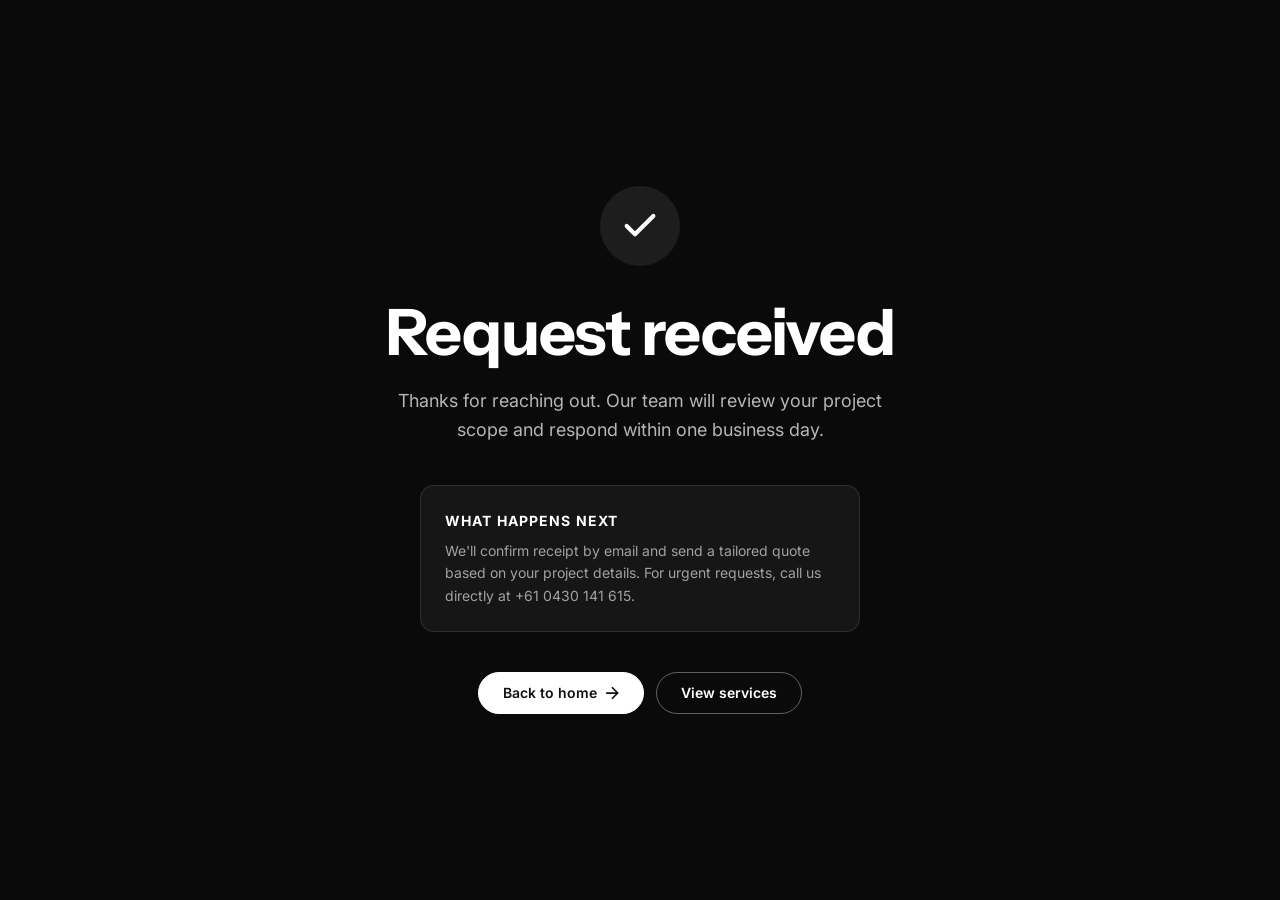
<file: thank-you.html>
<!DOCTYPE html>
<html lang="en">
<head>
<meta charset="UTF-8"/>
<meta name="viewport" content="width=device-width, initial-scale=1.0"/>
<title>Thank you | Polar Studio</title>
<meta name="robots" content="noindex"/>
<link rel="icon" href="favicon.svg" type="image/svg+xml"/>
<link rel="preconnect" href="https://fonts.googleapis.com"/>
<link rel="preconnect" href="https://fonts.gstatic.com" crossorigin/>
<link href="https://fonts.googleapis.com/css2?family=Instrument+Sans:wght@400;500;600;700&family=Inter:wght@300;400;500;600;700&display=swap" rel="stylesheet"/>
<link rel="stylesheet" href="polar.css"/>
<style>
body { background: var(--bg-dark); color: var(--bg-alt); min-height: 100vh; display: flex; flex-direction: column; }
.ty-wrap { flex: 1; display: flex; align-items: center; justify-content: center; text-align: center; padding: 40px 24px; }
.ty-check { width: 80px; height: 80px; border-radius: 50%; background: rgba(255,255,255,0.08); display: flex; align-items: center; justify-content: center; margin: 0 auto 32px; }
.ty-check svg { width: 40px; height: 40px; color: var(--bg-alt); }
.ty-h1 { font-family: var(--font-display); font-size: clamp(36px, 6vw, 64px); font-weight: 700; letter-spacing: -0.02em; line-height: 1.08; color: var(--bg-alt); margin-bottom: 20px; }
.ty-p { color: rgba(255,255,255,0.7); font-size: 18px; max-width: 500px; margin: 0 auto 40px; line-height: 1.6; }
.ty-details { background: rgba(255,255,255,0.05); border: 1px solid rgba(255,255,255,0.1); border-radius: 14px; padding: 24px; max-width: 440px; margin: 0 auto 40px; text-align: left; }
.ty-details strong { color: var(--bg-alt); display: block; margin-bottom: 8px; font-size: 14px; letter-spacing: 0.08em; text-transform: uppercase; }
.ty-details p { color: rgba(255,255,255,0.6); font-size: 14px; line-height: 1.6; }
.ty-actions { display: flex; gap: 12px; justify-content: center; flex-wrap: wrap; }
</style>
</head>
<body>
<div class="ty-wrap">
  <div>
    <div class="ty-check">
      <svg viewBox="0 0 24 24" fill="none" stroke="currentColor" stroke-width="2.5" stroke-linecap="round" stroke-linejoin="round"><polyline points="20 6 9 17 4 12"/></svg>
    </div>
    <h1 class="ty-h1">Request received</h1>
    <p class="ty-p">Thanks for reaching out. Our team will review your project scope and respond within one business day.</p>
    <div class="ty-details">
      <strong>What happens next</strong>
      <p>We'll confirm receipt by email and send a tailored quote based on your project details. For urgent requests, call us directly at +61 0430 141 615.</p>
    </div>
    <div class="ty-actions">
      <a href="index.html" class="btn btn-light btn-arrow">Back to home
        <svg viewBox="0 0 16 16" fill="none"><path d="M2 8h12.5M14.5 8L8.5 2M14.5 8l-6 6" stroke="currentColor" stroke-width="2" stroke-linecap="round" stroke-linejoin="round"/></svg>
      </a>
      <a href="index.html#bim" class="btn btn-ghost-light">View services</a>
    </div>
  </div>
</div>
</body>
</html>
</file>
<file: polar.css>
/* ═══════════════════════════════════════════
   POLAR STUDIO — v1.1 (dropdown + mobile fixes)
   ═══════════════════════════════════════════ */

*, *::before, *::after { box-sizing: border-box; margin: 0; padding: 0; }

:root {
  --bg: #f4f4f2;
  --bg-alt: #ffffff;
  --bg-dark: #0a0a0a;
  --ink: #111111;
  --ink-soft: #3a3a3a;
  --ink-mute: #6a6a6a;
  --line: #e4e3df;
  --line-dark: rgba(255,255,255,0.1);
  --accent: #2756ff;
  --font-display: 'Instrument Sans', sans-serif;
  --font-body: 'Inter', sans-serif;
  --nav-h: 72px;
  --radius: 10px;
  --radius-lg: 14px;
  --ease: cubic-bezier(.2,.6,.2,1);
}

html { scroll-behavior: smooth; }
body {
  font-family: var(--font-body);
  background: var(--bg);
  color: var(--ink);
  font-size: 15px;
  line-height: 1.6;
  -webkit-font-smoothing: antialiased;
  overflow-x: hidden;
}
a { text-decoration: none; color: inherit; }
ul { list-style: none; }
img { display: block; max-width: 100%; }
button { font-family: inherit; cursor: pointer; border: none; background: none; }

/* ═══ NAV ═══ */
.nav {
  position: fixed;
  top: 0; left: 0; right: 0;
  z-index: 100;
  height: var(--nav-h);
  display: flex;
  align-items: center;
  transition: background 0.3s var(--ease), border-color 0.3s var(--ease);
  background: rgba(244,244,242,0.92);
  backdrop-filter: blur(12px);
  -webkit-backdrop-filter: blur(12px);
  border-bottom: 1px solid transparent;
}
.nav.scrolled { border-bottom-color: var(--line); }
.nav-inner {
  max-width: 1280px;
  margin: 0 auto;
  padding: 0 32px;
  width: 100%;
  display: flex;
  align-items: center;
  justify-content: space-between;
  gap: 24px;
}
.nav-logo {
  display: flex;
  align-items: center;
  gap: 10px;
  color: var(--ink);
  z-index: 101;
}
.nav-logo-icon { width: 26px; height: 30px; flex-shrink: 0; }
.nav-logo-text {
  font-family: var(--font-display);
  font-size: 22px;
  font-weight: 700;
  letter-spacing: 0.12em;
}
.nav-links {
  display: flex;
  align-items: center;
  gap: 4px;
}
.nav-link {
  color: var(--ink);
  font-size: 14px;
  font-weight: 500;
  padding: 8px 14px;
  border-radius: 8px;
  transition: background 0.15s;
  cursor: pointer;
}
.nav-link:hover { background: rgba(0,0,0,0.05); }

/* ═══ DROPDOWN (fixed gap + click support) ═══ */
.nav-dropdown { position: relative; }
.nav-dropdown-toggle {
  display: flex; align-items: center; gap: 6px;
  color: var(--ink);
  font-size: 14px; font-weight: 500;
  padding: 8px 14px;
  border-radius: 8px;
  user-select: none;
  cursor: pointer;
  transition: background 0.15s;
}
.nav-dropdown-toggle:hover { background: rgba(0,0,0,0.05); }
.nav-dropdown-toggle svg { width: 10px; height: 10px; transition: transform 0.2s; }

/* Invisible bridge — prevents hover loss between toggle and panel */
.nav-dropdown::after {
  content: '';
  position: absolute;
  top: 100%;
  left: 0;
  right: 0;
  height: 16px;
  background: transparent;
  pointer-events: none;
}
@media (hover: hover) {
  .nav-dropdown:hover::after { pointer-events: auto; }
  .nav-dropdown:hover .nav-dropdown-panel { display: grid; }
  .nav-dropdown:hover .nav-dropdown-toggle svg { transform: rotate(180deg); }
}

/* Click-based state (for touch devices) */
.nav-dropdown.open .nav-dropdown-panel { display: grid; }
.nav-dropdown.open .nav-dropdown-toggle svg { transform: rotate(180deg); }

.nav-dropdown-panel {
  display: none;
  position: absolute;
  top: calc(100% + 10px);
  left: 50%;
  transform: translateX(-50%);
  background: var(--bg-alt);
  border: 1px solid var(--line);
  border-radius: 12px;
  padding: 20px;
  min-width: 680px;
  gap: 20px;
  grid-template-columns: 1fr 1fr;
  box-shadow: 0 20px 60px rgba(0,0,0,0.12);
  z-index: 1000;
}

.mega-link {
  display: flex; align-items: flex-start; gap: 12px;
  padding: 10px 12px;
  border-radius: 8px;
  transition: background 0.15s;
  cursor: pointer;
}
.mega-link:hover { background: rgba(0,0,0,0.04); }
.mega-link-icon {
  width: 30px; height: 30px;
  background: var(--bg);
  border-radius: 8px;
  display: flex; align-items: center; justify-content: center;
  flex-shrink: 0;
}
.mega-link-icon svg { width: 16px; height: 16px; }
.mega-link strong { display: block; font-size: 13px; font-weight: 600; margin-bottom: 2px; }
.mega-link span { font-size: 12px; color: var(--ink-mute); line-height: 1.4; }

.nav-cta {
  display: inline-flex;
  align-items: center;
  padding: 10px 20px;
  background: var(--ink);
  color: var(--bg-alt);
  border-radius: 100px;
  font-size: 13px;
  font-weight: 600;
  transition: transform 0.15s, background 0.15s;
  border: 1px solid var(--ink);
}
.nav-cta:hover { background: #000; transform: translateY(-1px); }

/* ═══ MOBILE TOGGLE (hamburger ↔ X) ═══ */
.nav-mobile-toggle {
  display: none;
  color: var(--ink);
  padding: 8px;
  z-index: 101;
  width: 40px;
  height: 40px;
  align-items: center;
  justify-content: center;
}
.nav-mobile-toggle svg { width: 24px; height: 24px; }
.nav-mobile-toggle .icon-close { display: none; }
body.menu-open .nav-mobile-toggle .icon-menu { display: none; }
body.menu-open .nav-mobile-toggle .icon-close { display: block; }

/* ═══ MOBILE MENU (full-screen scrollable) ═══ */
.mobile-menu {
  display: none;
  position: fixed;
  top: var(--nav-h);
  left: 0;
  right: 0;
  bottom: 0;
  background: var(--bg-alt);
  padding: 16px 24px 40px;
  overflow-y: auto;
  -webkit-overflow-scrolling: touch;
  z-index: 99;
  flex-direction: column;
  gap: 0;
}
.mobile-menu.open { display: flex; }

.mobile-menu-section {
  font-size: 11px;
  font-weight: 600;
  letter-spacing: 0.12em;
  text-transform: uppercase;
  color: var(--ink-mute);
  padding: 16px 0 4px;
  margin-top: 8px;
}
.mobile-menu-section:first-child { margin-top: 0; }

.mobile-menu a {
  color: var(--ink);
  font-size: 16px;
  padding: 14px 0;
  border-bottom: 1px solid var(--line);
  font-weight: 500;
}
.mobile-menu a:last-of-type { border-bottom: none; }

.mobile-menu .mobile-cta {
  background: var(--ink);
  color: var(--bg-alt);
  text-align: center;
  border-radius: 100px;
  padding: 16px;
  border-bottom: none;
  margin-top: 20px;
  font-weight: 600;
  font-size: 15px;
}

/* Prevent body scroll when menu is open */
body.menu-open { overflow: hidden; }

/* ═══ BUTTONS ═══ */
.btn {
  display: inline-flex;
  align-items: center;
  gap: 8px;
  padding: 13px 24px;
  border-radius: 100px;
  font-size: 14px;
  font-weight: 600;
  transition: transform 0.15s, background 0.15s, border-color 0.15s;
  cursor: pointer;
  font-family: var(--font-body);
  border: 1px solid transparent;
  line-height: 1;
}
.btn-dark { background: var(--ink); color: var(--bg-alt); border-color: var(--ink); }
.btn-dark:hover { background: #000; transform: translateY(-1px); }
.btn-light { background: var(--bg-alt); color: var(--ink); border-color: var(--bg-alt); }
.btn-light:hover { transform: translateY(-1px); background: #fff; }
.btn-ghost { background: transparent; color: var(--ink); border-color: var(--ink); }
.btn-ghost:hover { background: var(--ink); color: var(--bg-alt); }
.btn-ghost-light { background: transparent; color: var(--bg-alt); border-color: rgba(255,255,255,0.35); }
.btn-ghost-light:hover { border-color: var(--bg-alt); background: rgba(255,255,255,0.08); }
.btn-arrow svg { width: 14px; height: 14px; transition: transform 0.2s; }
.btn-arrow:hover svg { transform: translateX(3px); }

/* ═══ CONTAINER & SECTIONS ═══ */
.container { max-width: 1280px; margin: 0 auto; padding: 0 32px; }
.section { padding: 120px 0; scroll-margin-top: var(--nav-h); }
.section-sm { padding: 80px 0; }
.section-dark { background: var(--bg-dark); color: var(--bg-alt); }
.section-white { background: var(--bg-alt); }

.eyebrow {
  font-size: 11px;
  font-weight: 500;
  letter-spacing: 0.14em;
  text-transform: uppercase;
  color: var(--ink-mute);
  margin-bottom: 18px;
  display: block;
}
.section-dark .eyebrow { color: rgba(255,255,255,0.5); }

h1, h2, h3, h4 { font-family: var(--font-display); font-weight: 700; letter-spacing: -0.02em; line-height: 1.08; }
.h1 { font-size: clamp(38px, 7vw, 96px); }
.h2 { font-size: clamp(28px, 5vw, 64px); line-height: 1.04; }
.h3 { font-size: clamp(22px, 3vw, 34px); }
.h4 { font-size: 18px; }

.lead {
  font-size: 18px;
  color: var(--ink-mute);
  line-height: 1.6;
  max-width: 620px;
}
.section-dark .lead { color: rgba(255,255,255,0.65); }

/* ═══ HERO ═══ */
.hero {
  position: relative;
  min-height: 100vh;
  padding-top: var(--nav-h);
  background: var(--bg-dark);
  overflow: hidden;
  display: flex;
  align-items: center;
  color: var(--bg-alt);
}
.hero::before {
  content: '';
  position: absolute;
  inset: 0;
  background-image: url('assets/images/hero/hero-main.jpg');
  background-size: cover;
  background-position: center;
  opacity: 0.35;
}
.hero::after {
  content: '';
  position: absolute;
  inset: 0;
  background: linear-gradient(180deg, rgba(10,10,10,0.6) 0%, rgba(10,10,10,0.4) 50%, rgba(10,10,10,0.8) 100%);
}
.hero-inner {
  position: relative;
  z-index: 2;
  max-width: 1280px;
  margin: 0 auto;
  padding: 120px 32px 100px;
  width: 100%;
}
.hero .eyebrow { color: rgba(255,255,255,0.6); margin-bottom: 28px; }
.hero h1 { color: var(--bg-alt); max-width: 900px; margin-bottom: 40px; }
.hero-actions { display: flex; gap: 12px; flex-wrap: wrap; }

/* ═══ PRECISION GRID ═══ */
.precision-grid {
  display: grid;
  grid-template-columns: 2fr 1fr 1fr 1fr;
  grid-template-rows: auto auto;
  gap: 14px;
  margin-top: 60px;
}
.p-card {
  background: var(--bg-alt);
  border: 1px solid var(--line);
  border-radius: var(--radius-lg);
  padding: 28px;
  display: flex;
  flex-direction: column;
  transition: border-color 0.2s, transform 0.2s;
}
.p-card:hover { border-color: #c8c8c4; transform: translateY(-2px); }
.p-card-big { grid-column: 1 / 3; grid-row: 1 / 3; padding: 0; overflow: hidden; }
.p-card-big-img { width: 100%; aspect-ratio: 16/10; object-fit: cover; display: block; }
.p-card-big-body { padding: 28px 32px 32px; }
.p-card-eyebrow {
  font-size: 11px; font-weight: 600; letter-spacing: 0.12em;
  text-transform: uppercase; color: var(--ink-mute); margin-bottom: 10px;
}
.p-card h3 { font-size: 20px; margin-bottom: 10px; }
.p-card p { font-size: 14px; color: var(--ink-mute); line-height: 1.6; }
.p-num {
  font-family: var(--font-display);
  font-size: clamp(42px, 5vw, 64px);
  font-weight: 700;
  letter-spacing: -0.03em;
  line-height: 0.9;
  margin-bottom: auto;
}
.p-icon {
  width: 38px; height: 38px;
  display: flex; align-items: center; justify-content: center;
  background: var(--bg);
  border-radius: 10px;
  margin-bottom: auto;
}
.p-icon svg { width: 20px; height: 20px; }

.text-link {
  display: inline-flex; align-items: center; gap: 6px;
  font-size: 13px; font-weight: 600;
  color: var(--ink);
  margin-top: 14px;
  align-self: flex-start;
  border-bottom: 1.5px solid var(--ink);
  padding-bottom: 1px;
  transition: opacity 0.15s;
}
.text-link:hover { opacity: 0.5; }
.text-link svg { width: 12px; height: 12px; }

/* ═══ SERVICE BLOCKS ═══ */
.service-block {
  padding: 120px 0;
  border-top: 1px solid var(--line);
  scroll-margin-top: var(--nav-h);
}
.service-block:first-child { border-top: none; }
.service-row {
  display: grid;
  grid-template-columns: 1fr 1fr;
  gap: 80px;
  align-items: center;
}
.service-row.reverse { direction: rtl; }
.service-row.reverse > * { direction: ltr; }
.service-text { max-width: 520px; }
.service-text h2 { margin-bottom: 24px; }
.service-text .lead { margin-bottom: 32px; }
.service-features {
  list-style: none;
  padding: 0;
  margin: 0 0 32px;
  display: flex;
  flex-direction: column;
  gap: 14px;
}
.service-features li {
  display: flex;
  align-items: flex-start;
  gap: 12px;
  font-size: 15px;
  color: var(--ink-soft);
}
.service-features .check {
  width: 20px; height: 20px;
  background: var(--ink);
  border-radius: 50%;
  display: flex; align-items: center; justify-content: center;
  flex-shrink: 0;
  margin-top: 2px;
}
.service-features .check svg { width: 10px; height: 10px; color: var(--bg-alt); }
.service-img {
  width: 100%;
  aspect-ratio: 4/3;
  object-fit: cover;
  border-radius: var(--radius-lg);
}
.service-tag {
  display: inline-block;
  font-size: 11px;
  font-weight: 600;
  letter-spacing: 0.12em;
  text-transform: uppercase;
  color: var(--ink-mute);
  padding: 6px 12px;
  border: 1px solid var(--line);
  border-radius: 100px;
  margin-bottom: 20px;
}

/* ═══ STANDARDS ═══ */
.standards { padding: 80px 0; background: var(--bg-dark); color: var(--bg-alt); overflow: hidden; }
.standards-grid {
  display: grid;
  grid-template-columns: repeat(4, 1fr);
  gap: 1px;
  background: rgba(255,255,255,0.1);
  border: 1px solid rgba(255,255,255,0.1);
  border-radius: var(--radius-lg);
  overflow: hidden;
}
.std-cell { background: var(--bg-dark); padding: 36px 28px; text-align: center; }
.std-num {
  font-family: var(--font-display);
  font-size: clamp(28px, 3.5vw, 44px);
  font-weight: 700;
  letter-spacing: -0.02em;
  margin-bottom: 8px;
}
.std-label { font-size: 13px; color: rgba(255,255,255,0.55); }

/* ═══ FAQ ═══ */
.faq-list { border-top: 1px solid var(--line); margin-top: 40px; }
.faq-item { border-bottom: 1px solid var(--line); }
.faq-q {
  width: 100%;
  background: none;
  border: none;
  text-align: left;
  padding: 24px 0;
  font-size: 17px;
  font-weight: 500;
  font-family: var(--font-body);
  color: var(--ink);
  cursor: pointer;
  display: flex;
  justify-content: space-between;
  align-items: center;
  gap: 20px;
}
.faq-chev { flex-shrink: 0; transition: transform 0.25s; font-size: 22px; color: var(--ink-mute); line-height: 1; }
.faq-q.open .faq-chev { transform: rotate(45deg); }
.faq-a { max-height: 0; overflow: hidden; transition: max-height 0.3s ease; }
.faq-a-inner { padding: 0 0 24px; font-size: 15px; color: var(--ink-mute); line-height: 1.7; max-width: 800px; }

/* ═══ CTA FINAL ═══ */
.cta-final { background: var(--bg-dark); color: var(--bg-alt); padding: 140px 0; text-align: center; }
.cta-final h2 { margin-bottom: 24px; }
.cta-final p { color: rgba(255,255,255,0.65); font-size: 18px; max-width: 540px; margin: 0 auto 40px; }

/* ═══ FOOTER ═══ */
footer { background: var(--bg-dark); color: var(--bg-alt); padding: 80px 0 40px; border-top: 1px solid var(--line-dark); }
.footer-grid {
  display: grid;
  grid-template-columns: 2fr 1fr 1fr 1fr;
  gap: 60px;
  padding-bottom: 48px;
  border-bottom: 1px solid var(--line-dark);
  margin-bottom: 32px;
}
.footer-brand-block { max-width: 320px; }
.footer-logo { display: flex; align-items: center; gap: 12px; color: var(--bg-alt); margin-bottom: 16px; }
.footer-logo-icon { width: 32px; height: 38px; }
.footer-brand-text { font-family: var(--font-display); font-size: 22px; font-weight: 700; letter-spacing: 0.12em; }
.footer-desc { font-size: 14px; color: rgba(255,255,255,0.5); line-height: 1.7; margin-bottom: 20px; }
.footer-contact a { display: block; font-size: 14px; color: rgba(255,255,255,0.6); margin-bottom: 6px; transition: color 0.15s; }
.footer-contact a:hover { color: var(--bg-alt); }
.footer-col h4 { font-size: 11px; font-weight: 600; letter-spacing: 0.14em; text-transform: uppercase; color: rgba(255,255,255,0.4); margin-bottom: 18px; font-family: var(--font-body); }
.footer-col ul { display: flex; flex-direction: column; gap: 10px; }
.footer-col a { font-size: 14px; color: rgba(255,255,255,0.65); transition: color 0.15s; }
.footer-col a:hover { color: var(--bg-alt); }
.footer-bottom { display: flex; justify-content: space-between; align-items: center; gap: 16px; flex-wrap: wrap; }
.footer-bottom span, .footer-bottom a { font-size: 13px; color: rgba(255,255,255,0.4); }
.footer-bottom-links { display: flex; gap: 20px; }
.footer-bottom a:hover { color: var(--bg-alt); }

/* ═══ FORMS ═══ */
.form-field { display: flex; flex-direction: column; gap: 6px; margin-bottom: 20px; }
.form-field label { font-size: 12px; font-weight: 600; letter-spacing: 0.05em; text-transform: uppercase; color: var(--ink-mute); }
.form-input, .form-textarea, .form-select {
  width: 100%;
  padding: 14px 16px;
  border: 1px solid var(--line);
  border-radius: 10px;
  font-size: 15px;
  font-family: var(--font-body);
  color: var(--ink);
  background: var(--bg-alt);
  outline: none;
  transition: border-color 0.15s, box-shadow 0.15s;
}
.form-input:focus, .form-textarea:focus, .form-select:focus {
  border-color: var(--ink);
  box-shadow: 0 0 0 3px rgba(0,0,0,0.05);
}
.form-textarea { resize: vertical; min-height: 130px; }

/* ═══ BREADCRUMB ═══ */
.breadcrumb {
  display: flex; align-items: center; gap: 8px;
  font-size: 13px;
  color: rgba(255,255,255,0.45);
  margin-bottom: 28px;
}
.breadcrumb a { color: rgba(255,255,255,0.45); transition: color 0.15s; }
.breadcrumb a:hover { color: var(--bg-alt); }
.breadcrumb span { color: rgba(255,255,255,0.7); }

/* ═══ PAGE HERO (about/contact) ═══ */
.page-hero {
  padding-top: calc(var(--nav-h) + 80px);
  padding-bottom: 100px;
  background: var(--bg-dark);
  color: var(--bg-alt);
}
.page-hero h1 { color: var(--bg-alt); max-width: 900px; margin-bottom: 24px; }
.page-hero .lead { color: rgba(255,255,255,0.65); max-width: 640px; }
.page-hero .eyebrow { color: rgba(255,255,255,0.5); }

/* ═══ RESPONSIVE ═══ */

/* Tablet landscape & small desktop */
@media (max-width: 1024px) {
  .nav-inner { padding: 0 24px; }
  .precision-grid { grid-template-columns: 1fr 1fr; }
  .p-card-big { grid-column: 1 / 3; grid-row: 1; }
  .standards-grid { grid-template-columns: 1fr 1fr; }
  .footer-grid { grid-template-columns: 1fr 1fr; gap: 40px; }
  .service-row { gap: 48px; }
  .nav-dropdown-panel { min-width: 560px; }
}

/* Tablet portrait & mobile */
@media (max-width: 900px) {
  .nav-links, .nav-cta { display: none; }
  .nav-mobile-toggle { display: flex; }
}

@media (max-width: 768px) {
  .hero-inner { padding: 80px 24px 60px; }
  .section, .service-block { padding: 80px 0; }
  .container { padding: 0 20px; }
  .service-row { grid-template-columns: 1fr; gap: 32px; }
  .service-row.reverse { direction: ltr; }
  .precision-grid { grid-template-columns: 1fr; }
  .p-card-big { grid-column: 1; }
  .standards-grid { grid-template-columns: 1fr 1fr; }
  .footer-grid { grid-template-columns: 1fr 1fr; gap: 30px; }
  .footer-brand-block { grid-column: 1 / 3; }
  .nav-inner { padding: 0 20px; }
  .nav-dropdown-panel { min-width: auto; left: 0; right: 0; transform: none; }
}

@media (max-width: 480px) {
  .footer-grid { grid-template-columns: 1fr; }
  .footer-brand-block { grid-column: 1; }
  .standards-grid { grid-template-columns: 1fr; }
  .hero-inner { padding: 60px 20px 50px; }
  .cta-final { padding: 100px 0; }
  .section, .service-block { padding: 64px 0; }
}

/* ═══ ANIMATIONS ═══ */
@keyframes fadeUp {
  from { opacity: 0; transform: translateY(24px); }
  to { opacity: 1; transform: translateY(0); }
}
.reveal { opacity: 0; }
.reveal.in { animation: fadeUp 0.7s var(--ease) forwards; }

/* ═══ PREMIUM MICROINTERACTIONS ═══ */

/* Icon hover animation — subtle rotate + scale */
.p-card:hover .p-icon {
  animation: iconPulse 0.4s cubic-bezier(0.34, 1.56, 0.64, 1);
}
@keyframes iconPulse {
  0% { transform: scale(1) rotate(0deg); }
  50% { transform: scale(1.1) rotate(-5deg); }
  100% { transform: scale(1) rotate(0deg); }
}

/* Button arrow slide-in on hover */
.btn-arrow svg {
  transition: transform 0.3s var(--ease);
}
.btn-arrow:hover svg {
  transform: translateX(4px);
}

/* Enhanced form focus states with ring */
.form-input:focus,
.form-textarea:focus,
.form-select:focus {
  outline: none;
  border-color: var(--accent);
  box-shadow: 0 0 0 3px rgba(39, 86, 255, 0.1);
}

/* Service cards enhanced hover */
.p-card {
  transition: border-color 0.3s var(--ease), 
              transform 0.3s var(--ease), 
              box-shadow 0.3s var(--ease);
}
.p-card:hover {
  border-color: var(--accent);
  transform: translateY(-4px);
  box-shadow: 0 12px 32px rgba(0, 0, 0, 0.08);
}

/* Text link arrow slide */
.text-link svg {
  transition: transform 0.2s var(--ease);
}
.text-link:hover svg {
  transform: translateX(3px);
}

/* Stagger animation delays for grid items */
.precision-grid .p-card:nth-child(1) { animation-delay: 0ms; }
.precision-grid .p-card:nth-child(2) { animation-delay: 100ms; }
.precision-grid .p-card:nth-child(3) { animation-delay: 200ms; }
.precision-grid .p-card:nth-child(4) { animation-delay: 300ms; }
.precision-grid .p-card:nth-child(5) { animation-delay: 400ms; }

/* FAQ chevron rotation */
.faq-chev {
  transition: transform 0.3s var(--ease);
}
.faq-q.open .faq-chev {
  transform: rotate(45deg);
}

/* Smooth height transition for FAQ answers */
.faq-a {
  transition: max-height 0.3s var(--ease);
}

/* Button state transitions */
.btn {
  transition: background 0.2s var(--ease),
              transform 0.2s var(--ease),
              box-shadow 0.2s var(--ease);
}
.btn:active {
  transform: translateY(1px);
}

/* Service image subtle zoom on parent hover */
.service-block .service-img {
  transition: transform 0.4s var(--ease);
}
.service-block:hover .service-img {
  transform: scale(1.02);
}

/* Reduce motion for accessibility */
@media (prefers-reduced-motion: reduce) {
  *,
  *::before,
  *::after {
    animation-duration: 0.01ms !important;
    animation-iteration-count: 1 !important;
    transition-duration: 0.01ms !important;
  }
}
</file>
